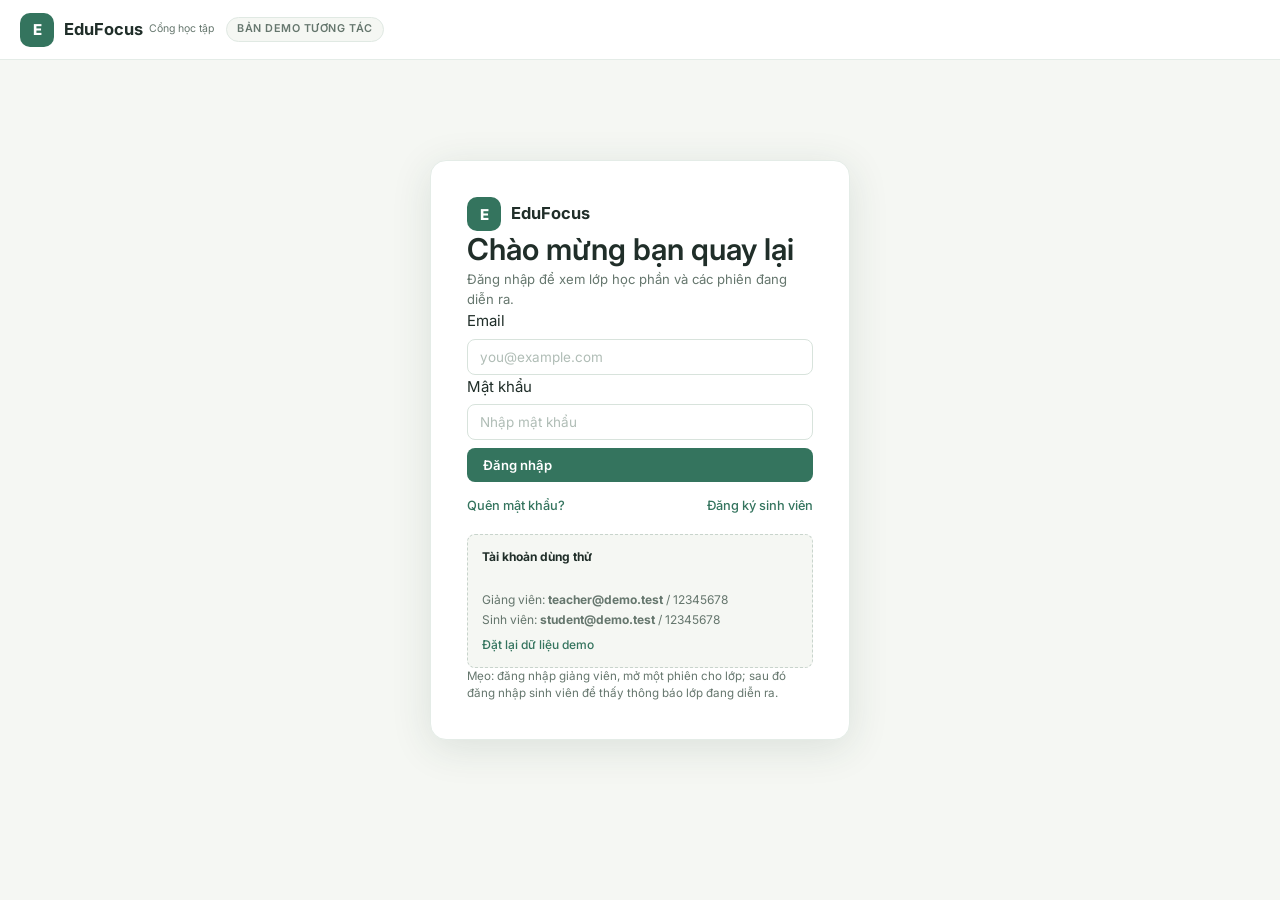
<file: frontend/app/index.html>
<!DOCTYPE html>
<html lang="vi">
<head>
  <meta charset="UTF-8" />
  <meta name="viewport" content="width=device-width, initial-scale=1.0" />
  <title>EduFocus — Quản lý lớp học &amp; phiên học</title>

  <!-- Favicon (inline SVG) -->
  <link rel="icon" href="data:image/svg+xml,<svg xmlns='http://www.w3.org/2000/svg' viewBox='0 0 100 100'><rect width='100' height='100' rx='22' fill='%2334745e'/><text y='72' x='50' text-anchor='middle' font-size='58' font-weight='900' fill='white' font-family='system-ui'>E</text></svg>">

  <!-- Fonts -->
  <link rel="preconnect" href="https://fonts.googleapis.com">
  <link rel="preconnect" href="https://fonts.gstatic.com" crossorigin>
  <link href="https://fonts.googleapis.com/css2?family=Inter:wght@400;500;600;700;800&display=swap" rel="stylesheet">

  <!-- Styles (order matters) -->
  <link rel="stylesheet" href="css/variables.css">
  <link rel="stylesheet" href="css/layout.css">
  <link rel="stylesheet" href="css/components.css">
  <link rel="stylesheet" href="css/pages.css">
  <link rel="stylesheet" href="css/camera.css">
  <link rel="stylesheet" href="css/responsive.css">

  <style>
    /* Fallback font if Google Fonts unavailable */
    body { font-family: Inter, "Segoe UI", system-ui, -apple-system, sans-serif; }

    /* Loading spinner shown before JS loads */
    #app:empty::after {
      content: '';
      display: block;
      width: 36px;
      height: 36px;
      border: 3px solid #e2e9e1;
      border-top-color: #34745e;
      border-radius: 50%;
      animation: spin 0.8s linear infinite;
      margin: 25vh auto;
    }
    @keyframes spin { to { transform: rotate(360deg); } }

    /* Modal styling supplement */
    .modal-backdrop {
      position: fixed;
      inset: 0;
      background: rgba(25, 43, 33, 0.48);
      backdrop-filter: blur(3px);
      display: grid;
      place-items: center;
      z-index: 30;
      padding: 16px;
    }
    .modal-header {
      display: flex;
      justify-content: space-between;
      align-items: flex-start;
      gap: 12px;
      margin-bottom: 10px;
    }
    .modal-title { font-size: 19px; font-weight: 750; }
    .modal-close {
      border: 0;
      background: #f1f5f1;
      color: #52665b;
      border-radius: 9px;
      width: 36px;
      height: 36px;
      font-size: 22px;
      line-height: 1;
      cursor: pointer;
      flex-shrink: 0;
    }
    .modal-body { font-size: 13px; line-height: 1.6; color: var(--muted); margin-bottom: 16px; }
    .modal-footer { display: flex; justify-content: flex-end; gap: 8px; }
  </style>
</head>
<body>
  <div id="app"></div>
  <div id="modal-root"></div>
  <div id="toast-root"></div>

  <script type="module" src="js/main.js"></script>
</body>
</html>
</file>
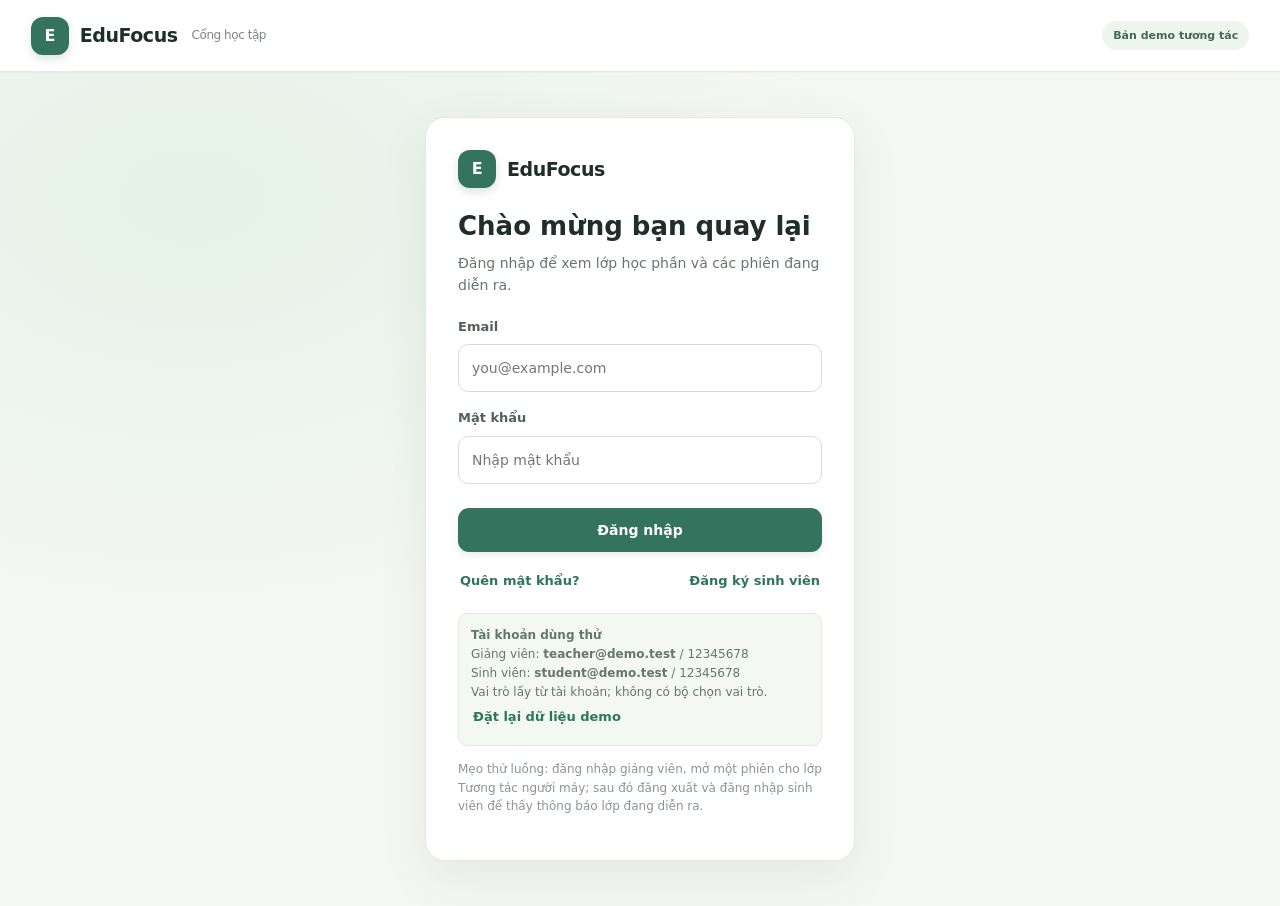
<file: frontend/demo-ui-ux-web-html.html>
<!DOCTYPE html>
<html lang="vi">
<head>
<meta charset="UTF-8" />
<meta name="viewport" content="width=device-width, initial-scale=1.0" />
<title>EduFocus — Quản lý lớp học & phiên học</title>
<style>
:root{--bg:#f6f7f4;--surface:#fff;--surface-soft:#fbfcfa;--ink:#24332f;--muted:#6f7d77;--line:#e4e9e4;--line-strong:#d4ddd5;--primary:#3f725f;--primary-dark:#315d4d;--primary-soft:#eaf2ed;--sage:#dce9df;--blue:#456c91;--blue-soft:#edf3f8;--amber:#a66a24;--amber-soft:#fbf1e4;--red:#ae534b;--red-soft:#faeeeb;--purple:#6d6390;--purple-soft:#f1eff7;--shadow:0 5px 20px rgba(42,65,54,.045);--radius:14px}
*{box-sizing:border-box}body{margin:0;background:var(--bg);font:14px/1.5 Inter,"Segoe UI",system-ui,-apple-system,sans-serif;color:var(--ink)}button,input,select,textarea{font:inherit}button{cursor:pointer}button:disabled{opacity:.45;cursor:not-allowed}.hidden{display:none!important}a{color:var(--primary)}.muted{color:var(--muted)}.tiny{font-size:11px}.small{font-size:12px}.topbar{height:66px;background:#fff;border-bottom:1px solid var(--line);display:flex;align-items:center;justify-content:space-between;padding:0 30px;position:sticky;top:0;z-index:10}.brand{display:flex;align-items:center;gap:10px;font-weight:750;font-size:17px;letter-spacing:-.35px}.brandmark{height:34px;width:34px;border-radius:10px;background:var(--primary);color:#fff;display:grid;place-items:center;font-weight:800}.brand-sub{font-size:11px;color:var(--muted);font-weight:450;margin-left:3px}.top-right{display:flex;align-items:center;gap:12px}.user-chip{display:flex;align-items:center;gap:9px;color:#52625b;font-size:12px}.avatar{height:34px;width:34px;border-radius:50%;background:#e4eee7;color:var(--primary-dark);display:grid;place-items:center;font-weight:750}.role-tag{font-size:10px;padding:5px 9px;border-radius:99px;background:#f1f4f1;color:#63736a;font-weight:700}.layout{display:grid;grid-template-columns:230px minmax(0,1fr);max-width:1560px;margin:auto;min-height:calc(100vh - 66px)}.sidebar{padding:22px 14px;border-right:1px solid var(--line);background:#fbfcfa}.side-label{font-size:10px;color:#9aa69f;font-weight:800;letter-spacing:.9px;padding:12px 12px 7px}.nav{display:flex;align-items:center;gap:10px;width:100%;padding:10px 12px;text-align:left;border-radius:9px;border:0;background:transparent;color:#607068;margin:3px 0;font-size:12px}.nav:hover{background:#f0f4f0}.nav.active{background:var(--primary-soft);color:var(--primary-dark);font-weight:750}.nav-ico{width:18px;text-align:center;font-size:14px}.sidebar-foot{margin:26px 4px 0;padding:12px;border-radius:10px;background:#f0f4f0;color:var(--muted);font-size:10px}.main{padding:28px clamp(18px,3vw,42px) 60px;min-width:0;max-width:1340px;width:100%;margin:0 auto}.page-head{display:flex;justify-content:space-between;align-items:flex-start;gap:20px;margin-bottom:22px}.eyebrow{font-size:10px;text-transform:uppercase;letter-spacing:.8px;color:var(--primary);font-weight:800;margin-bottom:6px}.h1{font-size:25px;line-height:1.25;letter-spacing:-.65px;margin:0 0 6px;font-weight:750}.sub{font-size:12px;color:var(--muted);margin:0;max-width:750px}.btn{display:inline-flex;align-items:center;justify-content:center;gap:7px;border-radius:9px;padding:9px 14px;font-size:12px;font-weight:700;border:1px solid transparent;transition:background .15s,border-color .15s,transform .15s}.btn:hover{transform:translateY(-1px)}.primary{background:var(--primary);color:#fff}.primary:hover{background:var(--primary-dark)}.secondary{background:#fff;border-color:var(--line-strong);color:#44564d}.secondary:hover{background:#f7faf7}.soft{background:var(--primary-soft);color:var(--primary-dark)}.warning-btn{background:var(--amber-soft);color:var(--amber)}.danger{background:var(--red);color:#fff}.ghost{background:transparent;color:var(--primary);padding-left:6px;padding-right:6px}.btn-sm{padding:6px 10px;font-size:11px}.card{background:var(--surface);border:1px solid var(--line);border-radius:var(--radius);box-shadow:var(--shadow)}.pad{padding:18px}.grid{display:grid;gap:14px}.grid-2{grid-template-columns:repeat(2,minmax(0,1fr))}.grid-3{grid-template-columns:repeat(3,minmax(0,1fr))}.grid-4{grid-template-columns:repeat(4,minmax(0,1fr))}.grid-5{grid-template-columns:repeat(5,minmax(0,1fr))}.row{display:flex;align-items:center;gap:10px}.between{justify-content:space-between}.wrap{flex-wrap:wrap}.section-title{font-size:14px;font-weight:750;margin:0}.section-sub{font-size:11px;color:var(--muted);margin:4px 0 0}.metric{padding:15px 16px}.metric .value{font-size:24px;font-weight:780;letter-spacing:-.6px}.metric .label{font-size:11px;color:var(--muted);margin-top:2px}.metric .hint{font-size:10px;color:#9aa69f;margin-top:6px}.stat-dot{width:8px;height:8px;border-radius:50%;display:inline-block;margin-right:5px}.badge{display:inline-flex;align-items:center;gap:5px;border-radius:99px;padding:5px 9px;font-size:10px;font-weight:750;white-space:nowrap}.b-green{background:var(--primary-soft);color:var(--primary-dark)}.b-blue{background:var(--blue-soft);color:var(--blue)}.b-amber{background:var(--amber-soft);color:var(--amber)}.b-red{background:var(--red-soft);color:var(--red)}.b-purple{background:var(--purple-soft);color:var(--purple)}.b-grey{background:#f0f3f0;color:#6d7973}.field{display:flex;flex-direction:column;gap:6px;margin-bottom:13px}.field label{font-size:11px;color:#506158;font-weight:700}.input,.select,.textarea{width:100%;border:1px solid var(--line-strong);border-radius:8px;padding:10px 11px;background:#fff;color:var(--ink);outline:none;font-size:12px}.input:focus,.select:focus,.textarea:focus{border-color:#8ba99a;box-shadow:0 0 0 3px #eaf2ed}.field-hint{font-size:10px;color:#89968f}.form-grid{display:grid;grid-template-columns:1fr 1fr;gap:12px}.notice{border-radius:10px;padding:12px 14px;font-size:11px;display:flex;gap:9px;align-items:flex-start;border:1px solid}.notice.info{background:#f0f5f8;border-color:#e0e9ef;color:#506d80}.notice.good{background:#eff6f0;border-color:#dceade;color:#456b52}.notice.warn{background:#fcf4e9;border-color:#f1e2ca;color:#8b642f}.notice.danger-note{background:#fbefed;border-color:#f1d9d5;color:#9b5149}.mode-icon{height:38px;width:38px;border-radius:11px;display:grid;place-items:center;font-size:17px;background:var(--primary-soft);color:var(--primary-dark)}.course-card{padding:17px;display:flex;flex-direction:column;gap:12px;min-height:176px}.course-top{display:flex;justify-content:space-between;gap:10px;align-items:flex-start}.course-code{font-size:10px;letter-spacing:.5px;color:var(--muted);font-weight:750}.course-name{font-size:15px;font-weight:760;line-height:1.3;margin:4px 0}.course-meta{font-size:11px;color:var(--muted);display:flex;flex-direction:column;gap:3px}.course-actions{display:flex;gap:8px;align-items:center;margin-top:auto;flex-wrap:wrap}.course-strip{height:5px;border-radius:5px;margin:-17px -17px 3px}.live-banner{background:#f0f6f1;border:1px solid #dceade;border-radius:10px;padding:11px 12px;display:flex;align-items:center;justify-content:space-between;gap:12px}.live-banner strong{font-size:11px}.live-banner p{font-size:10px;color:var(--muted);margin:3px 0 0}.table-wrap{overflow:auto}.table{width:100%;border-collapse:collapse;min-width:720px}.table th{text-align:left;font-size:10px;color:#829087;font-weight:750;padding:10px 11px;background:#f8faf7;border-bottom:1px solid var(--line);white-space:nowrap}.table td{padding:11px;border-bottom:1px solid #edf0ec;font-size:11px;vertical-align:middle}.table tr:last-child td{border-bottom:0}.table tbody tr:hover{background:#fafcf9}.link-btn{border:0;background:transparent;color:var(--primary);font-weight:750;font-size:11px;padding:3px 0}.link-btn:hover{text-decoration:underline}.toolbar{display:flex;gap:8px;align-items:center;flex-wrap:wrap}.toolbar .input,.toolbar .select{width:auto;min-width:140px}.filter-tabs{display:flex;gap:5px;flex-wrap:wrap}.filter-tab{border:1px solid transparent;border-radius:99px;padding:7px 11px;background:#f2f5f1;color:#66756b;font-size:10px;font-weight:700}.filter-tab.active{background:var(--primary-soft);color:var(--primary-dark);border-color:#d7e6da}.progress-track{height:10px;border-radius:99px;background:#eef1ed;overflow:hidden;display:flex}.progress-track span{height:100%;display:block}.progress-legend{display:flex;gap:14px;flex-wrap:wrap;font-size:10px;color:var(--muted);margin-top:10px}.student-cell{display:flex;align-items:center;gap:9px}.mini-avatar{height:30px;width:30px;border-radius:50%;background:#edf2ee;color:#587362;display:grid;place-items:center;font-size:10px;font-weight:750;flex:0 0 auto}.student-name{font-weight:700;color:#35453d}.student-id{font-size:9px;color:#8a968f}.status-row{display:flex;justify-content:space-between;align-items:center;padding:10px 0;border-bottom:1px solid var(--line);font-size:11px}.status-row:last-child{border:0}.empty{text-align:center;padding:36px 18px;color:var(--muted)}.empty h3{font-size:14px;color:var(--ink);margin:5px 0}.empty p{font-size:11px;margin:0 0 14px}.auth-wrap{min-height:calc(100vh - 66px);display:grid;place-items:center;padding:25px;background:#f1f4ef}.auth-card{width:min(430px,100%);padding:28px}.auth-card h1{font-size:23px;margin:18px 0 5px}.auth-card .sub{margin-bottom:20px}.demo-box{padding:12px;border-radius:9px;background:#f7f9f6;border:1px solid var(--line);font-size:10px;color:var(--muted);margin-top:16px}.overlay{position:fixed;inset:0;background:#1d2b255c;display:grid;place-items:center;z-index:30;padding:16px}.modal{background:#fff;border-radius:15px;border:1px solid var(--line);padding:22px;width:min(520px,100%);box-shadow:0 24px 80px #14251c30}.modal h3{font-size:17px;margin:0 0 5px}.modal>p{font-size:11px;color:var(--muted);margin:0 0 17px}.modal-actions{display:flex;justify-content:flex-end;gap:8px;margin-top:16px}.toast{position:fixed;bottom:22px;right:22px;z-index:50;padding:12px 16px;border-radius:10px;background:#2f4a3d;color:white;box-shadow:0 10px 35px #1b322650;font-size:11px;max-width:380px}.camera-box{min-height:260px;border-radius:12px;background:#263c34;color:#eff5f0;display:grid;place-items:center;position:relative;overflow:hidden}.camera-box video{width:100%;height:100%;max-height:330px;object-fit:cover}.camera-placeholder{text-align:center;padding:30px;color:#e2ebe4}.camera-placeholder .icon{font-size:34px;margin-bottom:8px}.camera-status{position:absolute;left:12px;bottom:12px;background:#16251eaa;color:#fff;border-radius:99px;padding:5px 9px;font-size:10px}.session-clock{font-size:20px;font-weight:800;letter-spacing:-.5px}.list-stack{display:flex;flex-direction:column;gap:8px}.list-item{padding:10px 0;border-bottom:1px solid var(--line);display:flex;justify-content:space-between;gap:10px;align-items:center}.list-item:last-child{border-bottom:0}.split{display:grid;grid-template-columns:minmax(0,1.4fr) minmax(280px,.8fr);gap:14px}.chart-bars{height:150px;display:flex;align-items:flex-end;gap:18px;padding:10px 4px 0;border-bottom:1px solid var(--line)}.chart-bar-wrap{flex:1;display:flex;flex-direction:column;align-items:center;justify-content:flex-end;height:100%;gap:5px}.chart-bar{width:min(36px,60%);border-radius:6px 6px 0 0;min-height:4px}.footer-note{font-size:10px;color:#89968f;margin-top:14px}.divider{height:1px;background:var(--line);margin:13px 0}.breadcrumb{font-size:10px;color:#849187;margin-bottom:12px}.breadcrumb button{font-size:10px}.signal-timeline{border-left:2px solid #e5ebe5;padding-left:14px;margin:6px 0 0 6px}.signal-timeline article{position:relative;padding:0 0 15px}.signal-timeline article:before{content:"";position:absolute;width:8px;height:8px;border-radius:50%;background:#8da995;left:-19px;top:4px;border:2px solid #fff;box-shadow:0 0 0 1px #cad8cd}.signal-timeline h4{font-size:11px;margin:0 0 3px}.signal-timeline p{font-size:10px;color:var(--muted);margin:0}.notice-count{display:inline-grid;place-items:center;min-width:19px;height:19px;padding:0 5px;background:#e6eee8;color:var(--primary-dark);border-radius:99px;font-size:10px;font-weight:800}.roster-toolbar{display:flex;gap:9px;align-items:center;justify-content:space-between;flex-wrap:wrap;margin:14px 0}.roster-toolbar .input{max-width:260px}.auth-links{display:flex;justify-content:space-between;margin-top:14px}.session-type{display:flex;gap:10px}.session-choice{flex:1;border:1px solid var(--line-strong);padding:13px;border-radius:10px;text-align:left;background:#fff}.session-choice.selected{border-color:var(--primary);background:#f1f6f2}.session-choice strong{display:block;font-size:12px;margin:4px 0}.session-choice span{display:block;color:var(--muted);font-size:10px}.top-summary{display:flex;gap:16px;align-items:center;flex-wrap:wrap}.student-course-card{padding:15px;display:flex;align-items:center;gap:12px}.student-course-card .course-info{min-width:0;flex:1}.student-course-card .course-name{font-size:13px}.student-course-card .course-meta{font-size:10px}.week-label{font-size:10px;color:#8a968f}.hint-link{font-size:10px;color:var(--primary);font-weight:700}.status-chip{font-size:10px;font-weight:700;padding:4px 8px;border-radius:99px}.status-stable{background:var(--primary-soft);color:var(--primary-dark)}.status-attention{background:var(--amber-soft);color:#8a5a20}.status-technical{background:var(--red-soft);color:#a44d45}.status-absent{background:#f1f3f0;color:#78847c}
@media(max-width:1050px){.grid-4,.grid-5{grid-template-columns:repeat(2,minmax(0,1fr))}.grid-3{grid-template-columns:repeat(2,minmax(0,1fr))}.split{grid-template-columns:1fr}}
@media(max-width:720px){.topbar{padding:0 14px}.brand-sub{display:none}.layout{grid-template-columns:1fr}.sidebar{display:flex;gap:4px;overflow:auto;padding:8px;border-right:0;border-bottom:1px solid var(--line)}.side-label,.sidebar-foot{display:none}.nav{white-space:nowrap;width:auto;flex:0 0 auto;padding:8px 10px}.main{padding:20px 14px 40px}.page-head{flex-direction:column}.grid-2,.grid-3,.grid-4,.grid-5{grid-template-columns:1fr}.form-grid{grid-template-columns:1fr}.top-right .user-chip span{display:none}.h1{font-size:22px}.session-type{flex-direction:column}.course-card{min-height:unset}}

/* =========================================================
   EduFocus · UI/UX refinement layer
   ========================================================= */
:root{
  --bg:#f4f6f3;
  --surface:#ffffff;
  --surface-soft:#f9fbf9;
  --ink:#20342c;
  --muted:#62736a;
  --line:#e1e8e2;
  --line-strong:#cbd8ce;
  --primary:#3f7661;
  --primary-dark:#2f604d;
  --primary-soft:#e8f1eb;
  --shadow:0 8px 24px rgba(32,52,44,.055);
  --radius:16px;
}

html{scroll-behavior:smooth;scroll-padding-top:88px}
body{font-size:15px;line-height:1.58;background:var(--bg);-webkit-font-smoothing:antialiased;text-rendering:optimizeLegibility}
button,input,select,textarea{font-size:14px}
button{transition:background-color .18s ease,border-color .18s ease,color .18s ease,box-shadow .18s ease,transform .18s ease}

/* Header */
.topbar{height:72px;padding:0 clamp(18px,2.4vw,38px);box-shadow:0 1px 0 rgba(25,45,35,.02)}
.brand{font-size:19px;gap:11px}
.brandmark{width:38px;height:38px;border-radius:11px;font-size:16px}
.brand-sub{font-size:12px}
.top-right{gap:14px}
.user-chip{font-size:13px}
.avatar{width:38px;height:38px}
.role-tag{font-size:11px;padding:6px 11px}

/* Full-bleed application shell: sidebar starts at viewport edge */
.layout{grid-template-columns:264px minmax(0,1fr);max-width:none;width:100%;margin:0;min-height:calc(100vh - 72px)}
.sidebar{position:sticky;top:72px;align-self:start;height:calc(100vh - 72px);min-height:540px;overflow-y:auto;padding:26px 17px 24px;background:#fbfcfa;border-right:1px solid var(--line)}
.side-label{font-size:11px;color:#77877e;letter-spacing:1px;padding:13px 13px 9px}
.nav{position:relative;gap:12px;padding:12px 13px;margin:4px 0;border-radius:10px;font-size:14px;line-height:1.4;color:#52645a}
.nav:hover{background:#f0f5f1;color:var(--ink)}
.nav.active{background:var(--primary-soft);color:var(--primary-dark);font-weight:750}
.nav.active:before{content:"";position:absolute;left:0;top:8px;bottom:8px;width:3px;border-radius:0 4px 4px 0;background:var(--primary)}
.nav-ico{width:20px;font-size:16px}
.sidebar-foot{margin:30px 4px 0;padding:14px;border:1px solid #e5ece6;border-radius:12px;background:#f3f7f3;font-size:12px;line-height:1.55}
.main{width:100%;max-width:1680px;margin:0 auto;padding:34px clamp(24px,3.25vw,58px) 72px;min-width:0}

/* Page hierarchy */
.page-head{align-items:center;margin-bottom:26px;gap:24px}
.eyebrow{font-size:11px;letter-spacing:1px;margin-bottom:8px}
.h1{font-size:clamp(28px,2vw,32px);line-height:1.2;letter-spacing:-.8px;margin-bottom:8px}
.sub{font-size:14px;line-height:1.6;max-width:850px}
.section-title{font-size:17px;line-height:1.35;letter-spacing:-.15px}
.section-sub{font-size:13px;line-height:1.5;margin-top:5px}

/* Buttons and interactive states */
.btn{min-height:40px;padding:10px 16px;border-radius:10px;font-size:14px;font-weight:700}
.btn-sm{min-height:34px;padding:7px 12px;font-size:12px}
.btn:hover{transform:translateY(-1px);box-shadow:0 4px 12px rgba(31,65,48,.09)}
.btn:active{transform:translateY(0)}
.btn:focus-visible,.nav:focus-visible,.link-btn:focus-visible,.filter-tab:focus-visible,input:focus-visible,select:focus-visible,textarea:focus-visible{outline:3px solid rgba(63,118,97,.23);outline-offset:2px}
.link-btn{font-size:13px;padding:5px 2px}

/* Cards, spacing and summary metrics */
.card{border-radius:16px;box-shadow:var(--shadow);border-color:var(--line);transition:border-color .18s ease,box-shadow .18s ease,transform .18s ease}
.pad{padding:22px}
.grid{gap:18px}
.metric{padding:20px 21px;min-height:112px}
.metric .value{font-size:30px;line-height:1.15;letter-spacing:-.8px}
.metric .label{font-size:14px;line-height:1.4;margin-top:5px;color:#596c61}
.metric .hint{font-size:12px;line-height:1.45;margin-top:8px;color:#7c8a81}
.badge{font-size:12px;padding:6px 11px;letter-spacing:.05px}
.tiny{font-size:12px;line-height:1.45}
.small{font-size:13px;line-height:1.5}
.muted{color:var(--muted)}

/* Course cards */
.course-card{padding:20px;gap:14px;min-height:204px}
.course-strip{height:5px;margin:-20px -20px 5px}
.course-code{font-size:12px;letter-spacing:.45px}
.course-name{font-size:17px;line-height:1.35;margin:5px 0}
.course-meta{font-size:13px;line-height:1.5;gap:4px}
.course-actions{gap:9px}
.course-card:hover{border-color:#cfddd2;box-shadow:0 12px 28px rgba(32,52,44,.085);transform:translateY(-2px)}
.live-banner{padding:14px 15px;border-radius:12px;gap:16px}
.live-banner strong{font-size:13px;line-height:1.4}
.live-banner p{font-size:12px;line-height:1.5;margin-top:4px}
.notice{padding:13px 15px;border-radius:11px;font-size:13px;line-height:1.55}

/* Forms */
.field{gap:7px;margin-bottom:16px}
.field label{font-size:13px}
.input,.select,.textarea{padding:12px 13px;border-radius:10px;font-size:14px;min-height:44px}
.field-hint{font-size:12px;line-height:1.5;color:#718078}
.filter-tab{padding:8px 13px;font-size:12px}

/* Tables and roster data */
.table{min-width:780px}
.table th{font-size:12px;padding:13px 14px;color:#64766b}
.table td{font-size:13px;padding:14px;line-height:1.45}
.student-cell{gap:11px}
.mini-avatar{height:34px;width:34px;font-size:11px}
.student-name{font-size:13px}
.student-id{font-size:11px;line-height:1.4}
.status-row{font-size:13px;padding:12px 0;gap:12px}
.status-chip{font-size:11px;padding:5px 9px}
.progress-track{height:11px}
.progress-legend{font-size:12px;gap:16px}
.roster-toolbar{margin:18px 0 14px;gap:12px}
.roster-toolbar .input{max-width:320px}

/* Secondary panels, dialogs and feedback */
.empty{padding:44px 20px}
.empty h3{font-size:16px}
.empty p{font-size:13px;line-height:1.5}
.footer-note{font-size:12px;line-height:1.55}
.modal{padding:26px;border-radius:17px}
.modal h3{font-size:19px}
.modal>p{font-size:13px;line-height:1.55}
.toast{font-size:13px;line-height:1.45;padding:14px 18px;border-radius:12px}
.auth-card{padding:32px}
.auth-card h1{font-size:26px}
.demo-box{font-size:12px;line-height:1.6}

/* Subtle, consistent scrolling */
*{scrollbar-width:thin;scrollbar-color:#cbd8ce transparent}
*::-webkit-scrollbar{width:9px;height:9px}
*::-webkit-scrollbar-thumb{background:#cbd8ce;border:2px solid transparent;background-clip:padding-box;border-radius:99px}
*::-webkit-scrollbar-thumb:hover{background:#aebfb2;border:2px solid transparent;background-clip:padding-box}

@media(max-width:1100px){
  .layout{grid-template-columns:238px minmax(0,1fr)}
  .sidebar{padding-left:13px;padding-right:13px}
  .main{padding-left:26px;padding-right:26px}
  .grid-4,.grid-5{grid-template-columns:repeat(2,minmax(0,1fr))}
}
@media(max-width:820px){
  .layout{grid-template-columns:210px minmax(0,1fr)}
  .sidebar{padding:20px 10px}
  .main{padding:26px 20px 56px}
  .page-head{align-items:flex-start}
  .grid-2{grid-template-columns:1fr}
}
@media(max-width:720px){
  .topbar{height:64px;padding:0 14px}
  .brand{font-size:17px;gap:8px}
  .brandmark{height:34px;width:34px}
  .top-right{gap:8px}
  .top-right .role-tag{display:none}
  .top-right .user-chip span{display:none}
  .avatar{height:32px;width:32px}
  .layout{grid-template-columns:1fr;min-height:calc(100vh - 64px)}
  .sidebar{position:static;height:auto;min-height:0;display:flex;gap:5px;overflow-x:auto;overflow-y:hidden;padding:9px 12px;border-right:0;border-bottom:1px solid var(--line)}
  .side-label,.sidebar-foot{display:none}
  .nav{white-space:nowrap;width:auto;flex:0 0 auto;padding:9px 12px;margin:0;font-size:13px}
  .nav.active:before{left:8px;right:8px;top:auto;bottom:0;width:auto;height:3px;border-radius:4px 4px 0 0}
  .main{padding:24px 16px 44px}
  .page-head{flex-direction:column;gap:14px;margin-bottom:22px}
  .h1{font-size:26px}
  .sub{font-size:13px}
  .grid-2,.grid-3,.grid-4,.grid-5{grid-template-columns:1fr}
  .form-grid{grid-template-columns:1fr}
  .session-type{flex-direction:column}
  .course-card{min-height:unset}
  .metric{min-height:unset}
  .pad{padding:18px}
  .toolbar{width:100%}
  .toolbar .input,.toolbar .select{min-width:0;flex:1}
}
@media(max-width:420px){
  .main{padding-left:13px;padding-right:13px}
  .brand-sub{display:none}
  .btn{padding:9px 12px;font-size:13px}
  .course-top{flex-direction:column}
  .live-banner{align-items:flex-start;flex-direction:column}
  .live-banner .btn{width:100%}
  .modal{padding:20px}
  .modal-actions{flex-direction:column-reverse}
  .modal-actions .btn{width:100%}
}
@media(prefers-reduced-motion:reduce){
  html{scroll-behavior:auto}
  *,*::before,*::after{animation-duration:.01ms!important;animation-iteration-count:1!important;transition-duration:.01ms!important;scroll-behavior:auto!important}
}



/* =========================================================
   EduFocus · Modern EdTech visual system
   Product-led, warm, confident; keeps all existing workflows.
   ========================================================= */
:root{
  --bg:#f5f7f3;
  --surface:#ffffff;
  --surface-soft:#f8faf6;
  --ink:#202e29;
  --muted:#65766d;
  --line:#e2e9e1;
  --line-strong:#cbd8ce;
  --primary:#34745e;
  --primary-dark:#245744;
  --primary-soft:#e7f3eb;
  --sage:#dcefe2;
  --blue:#456fc0;
  --blue-soft:#edf3ff;
  --amber:#99631e;
  --amber-soft:#fff4df;
  --red:#b34e49;
  --red-soft:#fff0ed;
  --purple:#7662ae;
  --purple-soft:#f2efff;
  --shadow:0 4px 16px rgba(37,65,48,.045);
  --radius:16px;
}
body{background:var(--bg);color:var(--ink);font-family:Inter,"Segoe UI",system-ui,-apple-system,sans-serif}
.topbar{background:rgba(255,255,255,.96);backdrop-filter:blur(12px);border-bottom-color:#e4ebe4;box-shadow:0 1px 0 rgba(35,66,49,.025)}
.brand{letter-spacing:-.45px}
.brandmark{background:var(--primary);box-shadow:0 4px 9px rgba(52,116,94,.18);border-radius:12px}
.brand-sub{color:#7b8980}
.role-tag{background:#eef5ef;color:#3f6b55}
.avatar{background:#e6f2e9;color:#2f694f}
.layout{background:var(--bg)}
.sidebar{background:#f9fbf8;border-right:1px solid #e1e9e1}
.side-label{color:#84948a;letter-spacing:.9px}
.nav{color:#52665b;border-radius:11px;min-height:42px;transition:background .16s ease,color .16s ease,transform .16s ease}
.nav:hover{background:#edf4ed;transform:translateX(2px)}
.nav.active{background:#e5f2e9;color:#245744;box-shadow:inset 0 0 0 1px #d8e9dc}
.nav.active:before{background:#34745e;width:3px}
.nav-ico{display:inline-flex;align-items:center;justify-content:center;flex:0 0 20px;color:currentColor}
.nav-ico svg{width:18px;height:18px;stroke:currentColor;stroke-width:1.8;fill:none;stroke-linecap:round;stroke-linejoin:round}
.sidebar-foot{background:#edf5ee;border-color:#e0ebe1;color:#65786c}
.main{max-width:none;padding-top:32px}
.page-head{margin-bottom:28px}
.eyebrow{color:#34745e;letter-spacing:1.1px}
.h1{color:#1e3028;letter-spacing:-.9px}
.sub{color:#64766b}
.section-title{color:#24382e;letter-spacing:-.25px}
.card{border-color:#e1e9e1;box-shadow:0 3px 14px rgba(32,60,43,.035);border-radius:16px}
.card:hover{border-color:#d6e4d8}
.metric{position:relative;overflow:hidden;background:linear-gradient(145deg,#fff 0%,#fcfefb 100%);border-radius:16px}
.metric:after{content:"";position:absolute;right:-22px;top:-28px;width:82px;height:82px;border-radius:50%;background:#eaf5ec;opacity:.65;pointer-events:none}
.metric .value{position:relative;z-index:1;color:#245744;font-size:32px}
.metric .label{position:relative;z-index:1;color:#455b4e;font-weight:600}
.metric .hint{position:relative;z-index:1;color:#819087}
.course-card{position:relative;overflow:hidden;border-radius:17px;background:#fff;gap:15px}
.course-strip{height:4px;border-radius:0;margin-top:-20px;opacity:.95}
.course-top{gap:14px}
.course-code{color:#78887d;font-size:11px;letter-spacing:.65px}
.course-name{color:#23372c;font-size:18px;letter-spacing:-.25px}
.course-meta{color:#6a7b70}
.course-actions{padding-top:2px}
.live-banner{background:#eef7ef;border-color:#dcebdd;border-radius:13px}
.live-banner strong{color:#245744}
.notice.info{background:#f0f6fb;border-color:#e0eaf3;color:#4e6a80}
.notice.good{background:#edf8ef;border-color:#d7eadb;color:#376a49}
.notice.warn{background:#fff6e8;border-color:#f4e4c6;color:#855c22}
.btn{border-radius:11px;min-height:42px;box-shadow:none}
.btn.primary{background:#34745e;color:#fff;box-shadow:0 3px 7px rgba(52,116,94,.13)}
.btn.primary:hover{background:#285f4b;box-shadow:0 5px 12px rgba(52,116,94,.2)}
.btn.secondary{background:#fff;border-color:#d6e1d7;color:#365344}
.btn.secondary:hover{background:#f4f8f3;border-color:#b9cfbd}
.btn.soft{background:#e7f3eb;color:#285d47}
.btn.soft:hover{background:#d9ecdf}
.link-btn{color:#2f755b}
.link-btn:hover{color:#204f3e}
.badge{letter-spacing:.1px}
.b-green{background:#e5f4e9;color:#286346}
.b-blue{background:#eaf1ff;color:#3d5fa5}
.b-amber{background:#fff1d7;color:#87581b}
.b-red{background:#ffebe8;color:#a4413b}
.b-purple{background:#f0edff;color:#6752a1}
.b-grey{background:#f0f3ef;color:#64736a}
.table th{background:#f5f8f4;color:#6c7e71}
.table td{border-bottom-color:#edf1eb}
.table tbody tr:hover{background:#f7fbf6}
.status-row{border-bottom-color:#edf1eb}
.input,.select,.textarea{border-color:#d4e0d6;background:#fff}
.input:focus,.select:focus,.textarea:focus{border-color:#75a98b;box-shadow:0 0 0 3px rgba(91,159,116,.15)}
.filter-tab{background:#f0f4ef;color:#5f7165}
.filter-tab.active{background:#e3f2e7;color:#285e46;border-color:#cfe5d4}
.progress-track{background:#edf2ec}
.mini-avatar{background:#e7f2e9;color:#32684c}
.auth-wrap{background:radial-gradient(ellipse at 15% 15%,#e5f2e8 0,transparent 42%),#f5f7f3}
.auth-card{border-radius:20px;box-shadow:0 16px 50px rgba(35,65,47,.08)}
.demo-box{background:#f4f8f3;border-color:#e2ebe0}
.modal{border-radius:19px;box-shadow:0 24px 80px rgba(25,47,34,.22)}
.overlay{background:rgba(25,43,33,.48);backdrop-filter:blur(3px)}
.toast{background:#245744;box-shadow:0 12px 34px rgba(24,61,43,.22)}
.camera-box{background:#e9efeb;border-color:#d9e4dc;border-radius:16px}
.camera-placeholder .icon{color:#34745e}
.status-stable{background:#e5f4e9;color:#286346}
.status-attention{background:#fff1d7;color:#87581b}
.status-technical{background:#ffebe8;color:#a4413b}
.status-absent{background:#f0f3ef;color:#64736a}
::selection{background:#cfe8d6;color:#1e4c36}
@media(hover:hover){.card.course-card:hover{transform:translateY(-2px);box-shadow:0 12px 28px rgba(37,72,49,.09)}}
@media(max-width:820px){.main{padding-top:25px}.metric:after{width:60px;height:60px;right:-18px;top:-20px}}
@media(max-width:720px){.sidebar{background:#f9fbf8}.nav.active{box-shadow:inset 0 0 0 1px #d8e9dc}.nav:hover{transform:none}.main{padding-top:22px}.metric{padding:18px}.course-name{font-size:17px}}
@media(prefers-reduced-motion:reduce){.nav:hover,.card.course-card:hover{transform:none}}



/* =========================================================
   Class camera wall · Snapshot review · Student live preview
   Demo-only visual layer: no remote student video is loaded.
   ========================================================= */
.section-heading-row{display:flex;align-items:flex-start;justify-content:space-between;gap:18px;margin-bottom:18px}
.camera-wall-section{margin-bottom:18px;background:linear-gradient(145deg,#fff 0%,#fbfdfb 100%)}
.camera-wall-summary{display:flex;flex-direction:column;align-items:flex-end;gap:2px;padding:10px 14px;border-radius:13px;background:#edf5ef;color:#285943;min-width:145px}
.camera-wall-summary strong{font-size:21px;line-height:1.2;letter-spacing:-.5px}
.camera-wall-summary span{font-size:11px;color:#607568}
.camera-wall-toolbar{display:flex;align-items:center;justify-content:space-between;gap:12px;flex-wrap:wrap;padding:11px 0 15px;border-top:1px solid var(--line);border-bottom:1px solid var(--line);margin-bottom:16px}
.camera-legend{display:flex;gap:16px;flex-wrap:wrap;font-size:12px;color:var(--muted)}
.camera-legend span{display:inline-flex;align-items:center;gap:6px}
.legend-dot,.camera-connection i{width:8px;height:8px;border-radius:50%;display:inline-block;background:#91a097}
.legend-dot.connected,.camera-connection.is-connected i{background:#4e9c70}
.legend-dot.warning{background:#d99a42}.legend-dot.offline{background:#aab3ad}
.demo-disclosure{font-size:11px;color:#71847a;background:#f2f6f2;border:1px solid #e2ebe3;border-radius:8px;padding:6px 9px}
.block-disclosure{display:block;line-height:1.5;margin-top:12px}
.camera-wall-grid{display:grid;grid-template-columns:repeat(4,minmax(0,1fr));gap:13px}
.camera-tile{min-width:0;border:1px solid var(--line);border-radius:13px;overflow:hidden;background:#fff;transition:transform .18s ease,box-shadow .18s ease,border-color .18s ease}
.camera-tile:hover{transform:translateY(-2px);box-shadow:0 10px 24px rgba(33,66,48,.09);border-color:#cfddd2}
.camera-tile.needs-review{border-color:#ead4ac}
.camera-tile-preview{display:block;width:100%;padding:0;border:0;background:none;text-align:inherit}
.camera-tile-info{display:flex;align-items:center;justify-content:space-between;gap:8px;padding:10px 11px 5px}
.camera-tile-person{display:flex;flex-direction:column;min-width:0;gap:2px}
.camera-tile-person strong{font-size:12px;overflow:hidden;text-overflow:ellipsis;white-space:nowrap;color:var(--ink)}
.camera-tile-person small{font-size:10px;color:var(--muted)}
.camera-tile-info .status-chip{flex:0 0 auto;font-size:9px;padding:4px 7px}
.camera-tile-foot{display:flex;align-items:center;justify-content:space-between;padding:0 11px 9px;gap:8px}
.camera-connection{font-size:10px;color:#829087;display:inline-flex;align-items:center;gap:5px}
.camera-connection i{width:6px;height:6px}
.camera-tile-foot .link-btn{font-size:11px}
.mock-frame{position:relative;width:100%;aspect-ratio:16/10;overflow:hidden;background:linear-gradient(135deg,#dce9df,#b8d0c0);color:#fff;isolation:isolate}
.mock-frame.scene-1{background:linear-gradient(135deg,#e6e8d8,#c4d6c7)}
.mock-frame.scene-2{background:linear-gradient(135deg,#dce5ed,#b7c9d8)}
.mock-frame.scene-3{background:linear-gradient(135deg,#eadfd5,#d5c4b6)}
.mock-frame:after{content:"";position:absolute;inset:0;background:linear-gradient(180deg,rgba(20,35,29,.12),transparent 36%,transparent 66%,rgba(20,35,29,.3));z-index:2;pointer-events:none}
.mock-frame-top,.mock-frame-bottom{position:absolute;left:9px;right:9px;display:flex;justify-content:space-between;align-items:center;z-index:4;gap:8px}
.mock-frame-top{top:8px}.mock-frame-bottom{bottom:8px;font-size:10px;text-shadow:0 1px 4px #1a3328}
.mock-camera-chip{font-size:8px;letter-spacing:.65px;font-weight:800;padding:4px 6px;border-radius:5px;background:#1c362bcc;color:white}
.mock-frame-time{font-size:9px;font-weight:800;color:#fff;text-shadow:0 1px 4px #1c3028}
.mock-scene{position:absolute;inset:0;overflow:hidden}
.mock-window{position:absolute;top:15%;left:9%;width:27%;height:42%;border-radius:5px;background:linear-gradient(145deg,rgba(255,255,255,.56),rgba(255,255,255,.08));border:5px solid rgba(255,255,255,.2);box-shadow:0 2px 12px rgba(44,71,53,.08)}
.mock-person{position:absolute;left:50%;bottom:13%;transform:translateX(-50%);width:43%;height:76%;display:flex;flex-direction:column;align-items:center;justify-content:flex-end}
.person-head{width:41%;aspect-ratio:1;border-radius:50%;background:linear-gradient(145deg,#f1cdb2,#c48f76);display:grid;place-items:center;box-shadow:0 3px 9px rgba(42,50,42,.13);z-index:1}
.person-head span{font-size:10px;font-weight:800;color:#795b4c;background:rgba(255,255,255,.25);border-radius:50%;width:100%;height:100%;display:grid;place-items:center}
.person-body{width:100%;height:48%;margin-top:-2px;border-radius:48% 48% 9px 9px;background:linear-gradient(115deg,#547e6a,#315b4b);box-shadow:0 6px 14px rgba(35,64,47,.14)}
.scene-1 .person-body{background:linear-gradient(115deg,#8797c2,#596a98)}.scene-2 .person-body{background:linear-gradient(115deg,#bd926d,#8f624a)}.scene-3 .person-body{background:linear-gradient(115deg,#7f9d9d,#547475)}
.mock-desk{position:absolute;bottom:0;left:0;right:0;height:13%;background:rgba(69,85,69,.23);border-top:2px solid rgba(255,255,255,.2)}
.mock-scan-box{position:absolute;left:35%;top:18%;width:30%;height:49%;border:1px solid rgba(255,255,255,.68);border-radius:6px;opacity:.75}
.mock-frame-watermark{position:absolute;right:8px;top:32px;z-index:4;font-size:7px;letter-spacing:.8px;color:rgba(255,255,255,.72)}
.mock-frame.is-snapshot .mock-camera-chip{background:#9b672c}.mock-frame.is-snapshot .mock-frame-time{background:#a86d2d;padding:3px 5px;border-radius:4px}
.mock-frame.is-snapshot .mock-scan-box{border:2px solid rgba(240,178,82,.95);box-shadow:0 0 0 999px rgba(38,45,32,.05)}
.mock-offline{position:absolute;inset:0;display:flex;align-items:center;justify-content:center;flex-direction:column;gap:5px;color:#66776d;background:repeating-linear-gradient(135deg,#e7ece8,#e7ece8 10px,#e1e8e2 10px,#e1e8e2 20px);z-index:1}
.mock-offline-icon{font-size:24px;color:#839188}.mock-offline strong{font-size:12px}.mock-offline small{font-size:9px}
.mock-frame.is-offline:after{display:none}.mock-frame.is-offline .mock-frame-watermark{color:#8b9890}.mock-frame.is-offline .mock-frame-top{color:#718078}.mock-frame.is-offline .mock-camera-chip{background:#7c8981}
.camera-wall-actions{display:flex;justify-content:space-between;align-items:center;gap:12px;margin-top:16px;padding-top:14px;border-top:1px solid var(--line)}
.evidence-section{margin-bottom:18px}
.snapshot-grid{display:grid;grid-template-columns:repeat(3,minmax(0,1fr));gap:14px}
.snapshot-card{min-width:0;border:1px solid var(--line);border-radius:13px;overflow:hidden;background:#fff}
.snapshot-preview{display:block;position:relative;width:100%;padding:0;border:0;background:#e5ece6;text-align:left}
.snapshot-preview .mock-frame{aspect-ratio:16/9}
.snapshot-open{position:absolute;right:10px;bottom:10px;z-index:5;padding:6px 9px;border-radius:7px;background:#18362bd9;color:#fff;font-size:10px;font-weight:700;opacity:0;transform:translateY(3px);transition:opacity .18s ease,transform .18s ease}
.snapshot-preview:hover .snapshot-open,.snapshot-preview:focus-visible .snapshot-open{opacity:1;transform:translateY(0)}
.snapshot-content{padding:11px 12px 13px}
.snapshot-content strong{font-size:12px;color:var(--ink)}
.snapshot-content p{font-size:11px;color:var(--muted);margin:5px 0 3px}
.snapshot-content small{font-size:10px;color:#859188;line-height:1.45;display:block}
.evidence-footnote{font-size:11px;line-height:1.5;color:#7d8b82;margin:13px 0 0}
.evidence-empty{padding:26px 16px}
.student-live-monitor{margin-bottom:18px}
.student-monitor-layout{display:grid;grid-template-columns:minmax(0,1.45fr) minmax(260px,.75fr);gap:18px;align-items:stretch}
.student-live-frame{min-height:300px;aspect-ratio:16/9;position:relative;overflow:hidden;border-radius:13px;background:#dce9df;border:1px solid var(--line)}
.student-live-frame .mock-frame{height:100%;aspect-ratio:auto}
.student-live-frame.feed-paused{display:grid;place-items:center;background:#e9eeea}
.feed-paused-state{display:flex;flex-direction:column;gap:5px;align-items:center;text-align:center;color:#62736a}.feed-paused-state strong{font-size:15px}.feed-paused-state span{font-size:12px}
.student-monitor-meta{padding:4px 0;display:flex;flex-direction:column;justify-content:center}
.monitor-person{display:flex;align-items:center;gap:10px;margin-bottom:12px}
.monitor-person .mini-avatar{width:42px;height:42px;font-size:13px}
.monitor-person div:last-child{display:flex;flex-direction:column;gap:2px}
.monitor-person strong{font-size:14px}.monitor-person small{font-size:11px;color:var(--muted)}
.student-detail-lower{display:grid;grid-template-columns:minmax(0,1.15fr) minmax(300px,.85fr);gap:18px;align-items:start}
.student-snapshot-grid{grid-template-columns:repeat(2,minmax(0,1fr))}
.modal-evidence{width:min(760px,100%);max-height:92vh;overflow:auto}
.modal-evidence-head{display:flex;justify-content:space-between;align-items:flex-start;gap:14px;margin-bottom:15px}
.modal-evidence-head h3{font-size:19px;margin:3px 0 4px}.modal-evidence-head p{font-size:12px;color:var(--muted);margin:0}
.icon-close{border:0;background:#f1f5f1;color:#52665b;border-radius:9px;width:36px;height:36px;font-size:22px;line-height:1}
.snapshot-modal-frame{border-radius:13px;overflow:hidden;border:1px solid var(--line);background:#e5ece6}
.snapshot-modal-frame .mock-frame{aspect-ratio:16/9}
@media(max-width:1180px){.camera-wall-grid{grid-template-columns:repeat(3,minmax(0,1fr))}.student-monitor-layout{grid-template-columns:1fr}.student-live-frame{min-height:260px}.student-monitor-meta{display:grid;grid-template-columns:repeat(2,minmax(0,1fr));gap:0 16px}.student-monitor-meta .monitor-person,.student-monitor-meta .demo-disclosure,.student-monitor-meta .btn{grid-column:1/-1}}
@media(max-width:820px){.camera-wall-grid{grid-template-columns:repeat(2,minmax(0,1fr))}.snapshot-grid{grid-template-columns:repeat(2,minmax(0,1fr))}.student-detail-lower{grid-template-columns:1fr}.section-heading-row{align-items:flex-start}.camera-wall-summary{min-width:120px}}
@media(max-width:560px){.camera-wall-grid,.snapshot-grid,.student-snapshot-grid{grid-template-columns:1fr}.camera-wall-summary{align-items:flex-start}.camera-wall-toolbar{align-items:flex-start;flex-direction:column}.camera-wall-actions{align-items:flex-start;flex-direction:column}.student-monitor-meta{display:flex}.student-live-frame{min-height:210px}.section-heading-row{flex-direction:column}.modal-evidence{padding:17px}}
@media(max-width:720px){
 .split{grid-template-columns:minmax(0,1fr)!important;min-width:0}
 .split>.card,.roster-toolbar,.roster-toolbar>*{min-width:0}
 .roster-toolbar .input{flex:1 1 100%;max-width:100%;width:100%}
 .roster-toolbar .filter-tabs{width:100%;min-width:0;flex:1 1 100%;gap:6px}
 .filter-tabs .filter-tab{flex:0 1 auto}
 .main,.layout{max-width:100vw;min-width:0}
}
@media(prefers-reduced-motion:reduce){.camera-tile,.snapshot-open{transition:none}.camera-tile:hover{transform:none}}
</style>
</head>
<body>
<div id="app"></div><div id="modal-root"></div><div id="toast-root"></div>
<script>
(()=>{
'use strict';
const app=document.getElementById('app'),modalRoot=document.getElementById('modal-root'),toastRoot=document.getElementById('toast-root');
const KEY='edufocus-class-prototype-v2';
const DEMO_PASSWORD='12345678';
const names=['Nguyễn Minh An','Trần Thu Hà','Lê Quốc Bảo','Phạm Ngọc Linh','Hoàng Đức Anh','Vũ Khánh Vy','Đặng Minh Quân','Bùi Phương Thảo','Đỗ Hải Nam','Ngô Mai Anh','Phan Gia Huy','Dương Hoàng Yến','Hồ Nhật Minh','Võ Thanh Tâm','Lý Bảo Ngọc','Mai Tuấn Kiệt','Đinh Hà My','Cao Minh Đức','Tạ Quỳnh Anh','Trương Gia Bảo','Nguyễn Anh Thư','Trần Đức Mạnh','Lê Hoài Phương','Phạm Thành Đạt','Hoàng Ngọc Mai','Vũ Anh Khoa','Đặng Thu Trang','Bùi Quốc Khánh','Đỗ Minh Châu','Ngô Đức Long','Phan Thảo Nhi','Dương Tuấn Anh','Hồ Phương Linh','Võ Minh Hiếu','Lý Thanh Trúc','Mai Đức Thịnh','Đinh Bảo Châu','Cao Anh Tuấn','Tạ Minh Khôi','Trương Khánh Linh','Nguyễn Hà Anh','Trần Quang Huy'];
const courseSeed=[
{id:'HCI-K25.2',code:'INT3306',name:'Tương tác người máy',section:'K25.2',students:42,teacher:'ThS. Nguyễn Minh Khôi',schedule:'Thứ 3 · 09:00–11:30',room:'E3-302',color:'#6d8f7d'},
{id:'OOP-K25.2',code:'INT2204',name:'Lập trình hướng đối tượng',section:'K25.2',students:38,teacher:'ThS. Nguyễn Minh Khôi',schedule:'Thứ 4 · 13:30–16:00',room:'G2-204',color:'#8c9bba'},
{id:'DBI-K25.2',code:'INT2210',name:'Cơ sở dữ liệu',section:'K25.2',students:45,teacher:'ThS. Nguyễn Minh Khôi',schedule:'Thứ 6 · 07:30–10:00',room:'G3-105',color:'#c69a69'},
{id:'WEB-K25.1',code:'INT3308',name:'Phát triển ứng dụng Web',section:'K25.1',students:36,teacher:'ThS. Nguyễn Minh Khôi',schedule:'Thứ 6 · 13:30–16:00',room:'E3-401',color:'#b07e82'}
];
const makeRoster=(course)=>Array.from({length:course.students},(_,i)=>({id:`24${String(20001+i).padStart(5,'0')}`,name:names[i%names.length],status:'absent',joinedAt:'',lastSignal:'Chưa tham gia phiên',events:[]}));
const defaultData=()=>({courses:courseSeed.map(c=>({...c,roster:makeRoster(c)})),sessions:[],attendanceSeeded:false,studentCourseIds:['HCI-K25.2','OOP-K25.2','DBI-K25.2'],user:null});
let db=load();
const state={user:null,route:'login',selectedCourseId:'HCI-K25.2',selectedSessionId:null,selectedStudentId:null,rosterFilter:'all',rosterQuery:'',cameraStream:null,cameraReady:false,privacyAccepted:false,elapsed:0,timer:null,paused:false,alertVariant:'A',cameraError:'',sessionFilter:'all',classCameraExpanded:false,teacherFeedPaused:false};
function load(){try{const v=JSON.parse(localStorage.getItem(KEY));if(v&&Array.isArray(v.courses)&&Array.isArray(v.sessions))return v}catch(e){}return defaultData()}
function save(){try{localStorage.setItem(KEY,JSON.stringify(db))}catch(e){}}
const $=(q,root=document)=>root.querySelector(q),$$=(q,root=document)=>[...root.querySelectorAll(q)];
const esc=v=>String(v??'').replace(/[&<>"']/g,c=>({'&':'&amp;','<':'&lt;','>':'&gt;','"':'&quot;',"'":'&#39;'}[c]));
const initials=s=>String(s||'?').split(/\s+/).slice(-2).map(x=>x[0]||'').join('').toUpperCase();
const btn=(label,action,cls='primary',extra='')=>`<button type="button" class="btn ${cls}" data-action="${action}" ${extra}>${label}</button>`;
const badge=(label,cls='b-grey')=>`<span class="badge ${cls}">${esc(label)}</span>`;
const head=(eyebrow,title,sub,right='')=>`<div class="page-head"><div><div class="eyebrow">${eyebrow}</div><h1 class="h1">${title}</h1><p class="sub">${sub}</p></div>${right?`<div class="toolbar">${right}</div>`:''}</div>`;
function course(id){return db.courses.find(c=>c.id===id)}
function activeSession(courseId){return db.sessions.find(s=>s.courseId===courseId&&s.status==='Đang diễn ra')||null}
function selectedCourse(){return course(state.selectedCourseId)||db.courses[0]}
function selectedSession(){return db.sessions.find(s=>s.id===state.selectedSessionId)||null}
function sessionForCourse(courseId){return db.sessions.filter(s=>s.courseId===courseId).sort((a,b)=>b.startedAt.localeCompare(a.startedAt))}
function toast(msg){toastRoot.innerHTML=`<div class="toast">${esc(msg)}</div>`;clearTimeout(toast._t);toast._t=setTimeout(()=>toastRoot.innerHTML='',3200)}
function modal(title,body,actions=''){modalRoot.innerHTML=`<div class="overlay" data-action="overlay-close"><div class="modal" role="dialog" aria-modal="true" onclick="event.stopPropagation()"><h3>${title}</h3><p>${body}</p>${actions}</div></div>`}
function closeModal(){modalRoot.innerHTML=''}
function role(){return state.user?.role||null}
function routeTo(r){if(!state.user){state.route=r==='register'?'register':r==='forgot'?'forgot':'login';render();return}const teacherRoutes=['teacher-home','teacher-course','teacher-session','teacher-student','teacher-reports'];const studentRoutes=['student-home','student-course','student-prepare','student-live','student-history','student-summary'];if(teacherRoutes.includes(r)&&role()!=='teacher'){toast('Khu vực này dành cho giảng viên.');return}if(studentRoutes.includes(r)&&role()!=='student'){toast('Khu vực này dành cho sinh viên.');return}state.route=r;closeModal();render();window.scrollTo({top:0,behavior:'smooth'})}
function logout(){stopCamera();clearInterval(state.timer);state.timer=null;state.user=null;state.route='login';state.selectedSessionId=null;save();render()}
function stopCamera(){if(state.cameraStream){state.cameraStream.getTracks().forEach(t=>t.stop());state.cameraStream=null}state.cameraReady=false}
function shell(content,active=''){const teacher=role()==='teacher';const items=teacher?[['teacher-home','<svg viewBox="0 0 24 24" aria-hidden="true"><rect x="3" y="3" width="7" height="7" rx="1.5"/><rect x="14" y="3" width="7" height="7" rx="1.5"/><rect x="3" y="14" width="7" height="7" rx="1.5"/><rect x="14" y="14" width="7" height="7" rx="1.5"/></svg>','Tổng quan'],['teacher-reports','<svg viewBox="0 0 24 24" aria-hidden="true"><path d="M4 19V5M4 19H21"/><path d="m7 15 4-4 3 2 5-6"/></svg>','Báo cáo']]:[['student-home','<svg viewBox="0 0 24 24" aria-hidden="true"><path d="m3 10 9-7 9 7"/><path d="M5 9v12h14V9M9 21v-7h6v7"/></svg>','Trang chủ'],['student-history','<svg viewBox="0 0 24 24" aria-hidden="true"><circle cx="12" cy="12" r="9"/><path d="M12 7v5l3 2"/></svg>','Lịch sử của tôi']];return `<header class="topbar"><div class="brand"><div class="brandmark">E</div><span>EduFocus</span><span class="brand-sub">Cổng học tập</span></div><div class="top-right"><span class="role-tag">${teacher?'Giảng viên':'Sinh viên'}</span><div class="user-chip"><div class="avatar">${esc(initials(state.user.name))}</div><span>${esc(state.user.name)}</span></div>${btn('Đăng xuất','logout','secondary btn-sm')}</div></header><div class="layout"><aside class="sidebar"><div class="side-label">KHÔNG GIAN LÀM VIỆC</div>${items.map((it,i)=>`<button class="nav ${active===it[0]?'active':''}" data-route="${it[0]}"><span class="nav-ico">${it[1]}</span>${it[2]}</button>`).join('')}<div class="side-label" style="margin-top:22px">${teacher?'LỚP PHỤ TRÁCH':'LỚP ĐANG THEO HỌC'}</div>${(teacher?db.courses:db.courses.filter(c=>db.studentCourseIds.includes(c.id))).map(c=>`<button class="nav" data-action="${teacher?'open-course':'open-student-course'}" data-id="${c.id}"><span class="nav-ico"><svg viewBox="0 0 24 24" aria-hidden="true"><path d="M4 5.5A2.5 2.5 0 0 1 6.5 3H20v16H6.5A2.5 2.5 0 0 0 4 21z"/><path d="M4 5.5v13A2.5 2.5 0 0 1 6.5 16H20"/></svg></span><span style="overflow:hidden;text-overflow:ellipsis">${esc(c.name)}</span></button>`).join('')}<div class="sidebar-foot"><strong>EduFocus</strong><br>Thông tin lớp và phiên trong bản demo dùng dữ liệu minh họa. Trạng thái quan sát không thay thế đánh giá của giảng viên.</div></aside><main class="main">${content}</main></div>`}
function loginPage(){return `<header class="topbar"><div class="brand"><div class="brandmark">E</div><span>EduFocus</span><span class="brand-sub">Cổng học tập</span></div><span class="role-tag">Bản demo tương tác</span></header><div class="auth-wrap"><div class="card auth-card"><div class="brand"><div class="brandmark">E</div><span>EduFocus</span></div><h1>Chào mừng bạn quay lại</h1><p class="sub">Đăng nhập để xem lớp học phần và các phiên đang diễn ra.</p><form id="login-form"><div class="field"><label for="login-email">Email</label><input class="input" id="login-email" type="email" required placeholder="you@example.com"></div><div class="field"><label for="login-password">Mật khẩu</label><input class="input" id="login-password" type="password" required placeholder="Nhập mật khẩu"></div><div id="login-error" class="notice danger-note hidden">Thông tin đăng nhập chưa đúng.</div><button class="btn primary" style="width:100%;margin-top:8px" type="submit">Đăng nhập</button></form><div class="auth-links"><button class="link-btn" data-route="forgot">Quên mật khẩu?</button><button class="link-btn" data-route="register">Đăng ký sinh viên</button></div><div class="demo-box"><strong>Tài khoản dùng thử</strong><br>Giảng viên: <b>teacher@demo.test</b> / 12345678<br>Sinh viên: <b>student@demo.test</b> / 12345678<br><span>Vai trò lấy từ tài khoản; không có bộ chọn vai trò.</span><br><button type="button" class="link-btn" data-action="reset-demo">Đặt lại dữ liệu demo</button></div><p class="footer-note">Mẹo thử luồng: đăng nhập giảng viên, mở một phiên cho lớp Tương tác người máy; sau đó đăng xuất và đăng nhập sinh viên để thấy thông báo lớp đang diễn ra.</p></div></div>`}
function registerPage(){return `<header class="topbar"><div class="brand"><div class="brandmark">E</div>EduFocus</div><button class="btn secondary" data-route="login">Quay lại</button></header><div class="auth-wrap"><div class="card auth-card"><div class="eyebrow">TÀI KHOẢN SINH VIÊN</div><h1>Tạo tài khoản</h1><p class="sub">Tài khoản đăng ký công khai mặc định là sinh viên.</p><form id="register-form"><div class="field"><label>Họ và tên</label><input id="reg-name" class="input" required placeholder="Nguyễn Văn A"></div><div class="field"><label>Email</label><input id="reg-email" class="input" type="email" required placeholder="you@example.com"></div><div class="field"><label>Mật khẩu</label><input id="reg-pass" class="input" type="password" minlength="8" required></div><div class="field"><label>Nhập lại mật khẩu</label><input id="reg-confirm" class="input" type="password" required></div><div id="reg-error" class="notice danger-note hidden"></div><button class="btn primary" style="width:100%" type="submit">Tạo tài khoản sinh viên</button></form><p class="footer-note">Giảng viên được cấp tài khoản từ hệ thống, không tự đăng ký vai trò giảng viên.</p></div></div>`}
function forgotPage(){return `<header class="topbar"><div class="brand"><div class="brandmark">E</div>EduFocus</div><button class="btn secondary" data-route="login">Quay lại</button></header><div class="auth-wrap"><div class="card auth-card"><div class="eyebrow">KHÔI PHỤC TÀI KHOẢN</div><h1>Quên mật khẩu?</h1><p class="sub">Nhập email để nhận hướng dẫn đặt lại mật khẩu.</p><form id="forgot-form"><div class="field"><label>Email</label><input class="input" type="email" id="forgot-email" required></div><button class="btn primary" style="width:100%" type="submit">Gửi hướng dẫn</button><div id="forgot-result" class="notice good hidden" style="margin-top:12px">Đã tiếp nhận yêu cầu. Nếu email phù hợp, hướng dẫn đặt lại mật khẩu sẽ được gửi.</div></form></div></div>`}
function statsForSession(s){const p=s?.participants||[];return{total:p.length,joined:p.filter(x=>x.status!=='absent').length,stable:p.filter(x=>x.status==='stable').length,attention:p.filter(x=>x.status==='attention').length,technical:p.filter(x=>x.status==='technical').length,absent:p.filter(x=>x.status==='absent').length}}
function statusBadge(status){const map={stable:['Đang ổn định','status-stable'],attention:['Cần xem xét','status-attention'],technical:['Lỗi thiết bị','status-technical'],absent:['Chưa tham gia','status-absent']};const [label,cls]=map[status]||['Chưa cập nhật','status-absent'];return `<span class="status-chip ${cls}">${label}</span>`}
function teacherHome(){const active=db.sessions.filter(s=>s.status==='Đang diễn ra');const totalStudents=db.courses.reduce((a,c)=>a+c.students,0);return shell(`${head('KHÔNG GIAN GIẢNG VIÊN',`Chào ${esc(state.user.name)}`,'Quản lý các lớp học phần, mở phiên học hoặc phiên thi và theo dõi tình hình tham gia của sinh viên.',btn('Xem báo cáo','teacher-reports','secondary'))}<div class="grid grid-3" style="margin-bottom:18px"><div class="card metric"><div class="value">${db.courses.length}</div><div class="label">Lớp học phần đang phụ trách</div><div class="hint">Các lớp được phân công cho tài khoản này</div></div><div class="card metric"><div class="value">${active.length}</div><div class="label">Phiên đang diễn ra</div><div class="hint">Có thể xem điểm danh theo từng lớp</div></div><div class="card metric"><div class="value">${totalStudents}</div><div class="label">Tổng lượt sinh viên thuộc lớp</div><div class="hint">Một sinh viên có thể học nhiều lớp</div></div></div><div class="row between wrap" style="margin-bottom:12px"><div><h2 class="section-title">Lớp học phần của tôi</h2><p class="section-sub">Chọn một lớp để xem sĩ số, mở phiên và quản lý buổi học.</p></div>${badge(`${db.courses.length} lớp phụ trách`,'b-green')}</div><div class="grid grid-2">${db.courses.map(c=>teacherCourseCard(c)).join('')}</div><div class="card pad" style="margin-top:18px"><div class="row between"><div><h2 class="section-title">Các phiên gần đây</h2><p class="section-sub">Tổng hợp từ các lớp bạn phụ trách.</p></div><button class="link-btn" data-route="teacher-reports">Xem tất cả →</button></div>${recentSessionsTable(db.sessions.slice().sort((a,b)=>b.startedAt.localeCompare(a.startedAt)).slice(0,5))}</div>`,'teacher-home')}
function teacherCourseCard(c){const s=activeSession(c.id);return `<article class="card course-card"><div class="course-strip" style="background:${c.color}"></div><div class="course-top"><div><div class="course-code">${esc(c.code)} · ${esc(c.section)}</div><div class="course-name">${esc(c.name)}</div><div class="course-meta"><span>${esc(c.schedule)} · ${esc(c.room)}</span><span>${c.students} sinh viên · ${esc(c.teacher)}</span></div></div>${s?badge('Đang mở phiên','b-green'):badge('Chưa mở phiên','b-grey')}</div>${s?`<div class="live-banner"><div><strong>${s.type==='exam'?'Phiên thi':'Phiên học'} đang diễn ra</strong><p>${esc(s.title)} · ${statsForSession(s).joined}/${c.students} đã tham gia</p></div>${btn('Mở dashboard','view-session','soft','data-id="'+s.id+'"')}</div>`:`<div class="notice info"><span>i</span><span>Chưa có phiên nào đang mở. Bạn có thể mở phiên học hoặc phiên thi để điểm danh.</span></div>`}<div class="course-actions">${btn('Mở lớp','open-course','secondary','data-id="'+c.id+'"')}${s?btn('Xem phiên','view-session','soft','data-id="'+s.id+'"'):btn('Mở phiên mới','open-course-session','primary','data-id="'+c.id+'"')}</div></article>`}
function classOverview(c){const s=activeSession(c.id);const sessionsFor=sessionForCourse(c.id);return shell(`<div class="breadcrumb"><button class="link-btn" data-route="teacher-home">Lớp học phần</button> / ${esc(c.code)}</div>${head('LỚP HỌC PHẦN',esc(c.name),`${esc(c.code)} · ${esc(c.section)} · ${c.students} sinh viên · ${esc(c.schedule)} · ${esc(c.room)}`,s?btn('Xem dashboard phiên','view-session','primary','data-id="'+s.id+'"'):btn('＋ Mở phiên học / thi','open-session-modal','primary'))}<div class="grid grid-3" style="margin-bottom:16px"><div class="card metric"><div class="value">${c.students}</div><div class="label">Sĩ số lớp</div><div class="hint">Danh sách sinh viên được ghi danh</div></div><div class="card metric"><div class="value">${sessionsFor.length}</div><div class="label">Phiên đã tổ chức</div><div class="hint">Học tập và kiểm tra</div></div><div class="card metric"><div class="value">${s?statsForSession(s).joined:0}</div><div class="label">Đã tham gia phiên hiện tại</div><div class="hint">${s?'Cập nhật khi sinh viên vào lớp':'Chưa có phiên đang diễn ra'}</div></div></div>${s?activeSessionOverview(c,s):`<div class="card pad"><div class="row between wrap"><div><h2 class="section-title">Chưa có phiên đang diễn ra</h2><p class="section-sub">Mở phiên học hoặc phiên thi để sinh viên trong lớp nhận được thông báo và tham gia.</p></div>${btn('Mở phiên học / thi','open-session-modal','primary')}</div><div class="notice info" style="margin-top:15px">Sau khi mở phiên, thông báo sẽ xuất hiện ở trang chủ của sinh viên đã đăng ký lớp này. Từng sinh viên được tính là đã tham gia khi tự vào phiên.</div></div>`}<div class="card pad" style="margin-top:16px"><div class="row between"><div><h2 class="section-title">Lịch sử phiên của lớp</h2><p class="section-sub">Xem các phiên học và phiên thi đã kết thúc.</p></div>${badge(`${sessionsFor.length} phiên`,'b-grey')}</div>${recentSessionsTable(sessionsFor)}</div>`,'teacher-home')}

function studentSnapshots(p){
 const types=/Nhắm mắt|Nhìn lệch|Cúi gục|Cúi đầu|Rời khỏi màn hình|Dấu hiệu cần xem lại/i;
 return (p?.events||[]).map((e,index)=>({...e,index})).filter(e=>e.snapshotAvailable||types.test(e.type));
}
function mockCameraFrame(name,status,index=0,variant='tile'){
 const offline=status==='technical'||status==='absent';
 const labels={technical:'Camera gián đoạn',absent:'Chưa tham gia',attention:'Tín hiệu cần xem lại',stable:'Đang kết nối'};
 return `<div class="mock-frame scene-${index%4} ${offline?'is-offline':''} ${variant==='snapshot'?'is-snapshot':''}">
  <div class="mock-frame-top"><span class="mock-camera-chip">${offline?'CAMERA OFFLINE':variant==='snapshot'?'FRAME DEMO':'LIVE · DEMO'}</span><span class="mock-frame-time">${variant==='snapshot'?'ẢNH MINH HỌA':'●'}</span></div>
  ${offline?`<div class="mock-offline"><span class="mock-offline-icon">${status==='technical'?'⌁':'◌'}</span><strong>${labels[status]||'Không có tín hiệu'}</strong><small>Không có hình ảnh trong bản demo</small></div>`:`<div class="mock-scene"><div class="mock-window"></div><div class="mock-person"><div class="person-head"><span>${esc(initials(name))}</span></div><div class="person-body"></div></div><div class="mock-desk"></div><div class="mock-scan-box"></div></div><div class="mock-frame-bottom"><span>${esc(name)}</span><span>${labels[status]||'Đang kết nối'}</span></div>`}
  <span class="mock-frame-watermark">EDUFOCUS · DEMO</span>
 </div>`;
}
function cameraTile(p,s,index){
 const joined=p.status!=='absent'&&p.status!=='technical';
 return `<article class="camera-tile ${p.status==='attention'?'needs-review':''}"><button class="camera-tile-preview" type="button" data-action="view-student" data-student="${p.id}" data-session="${s.id}" aria-label="Mở chi tiết ${esc(p.name)}">${mockCameraFrame(p.name,p.status,index)}</button><div class="camera-tile-info"><div class="camera-tile-person"><strong>${esc(p.name)}</strong><small>${esc(p.id)}</small></div>${statusBadge(p.status)}</div><div class="camera-tile-foot"><span class="camera-connection ${joined?'is-connected':''}"><i></i>${joined?'Đã kết nối':'Ngoại tuyến'}</span><button class="link-btn" data-action="view-student" data-student="${p.id}" data-session="${s.id}">Chi tiết</button></div></article>`;
}
function classCameraWall(s){
 const priority={attention:0,stable:1,technical:2,absent:3};
 const ordered=[...s.participants].sort((a,b)=>(priority[a.status]??4)-(priority[b.status]??4));
 const visible=state.classCameraExpanded?ordered:ordered.slice(0,8);
 const connected=s.participants.filter(p=>p.status==='stable'||p.status==='attention').length;
 return `<section class="card pad camera-wall-section"><div class="section-heading-row"><div><div class="eyebrow">THEO DÕI LỚP HỌC</div><h2 class="section-title">Camera toàn lớp</h2><p class="section-sub">Tổng quan trạng thái kết nối của ${s.participants.length} sinh viên trong phiên.</p></div><div class="camera-wall-summary"><strong>${connected}/${s.participants.length}</strong><span>camera mô phỏng kết nối</span></div></div><div class="camera-wall-toolbar"><div class="camera-legend"><span><i class="legend-dot connected"></i>Đang kết nối</span><span><i class="legend-dot warning"></i>Cần xem lại</span><span><i class="legend-dot offline"></i>Ngoại tuyến</span></div><span class="demo-disclosure">ⓘ Luồng hình ảnh được mô phỏng cho demo UI/UX</span></div><div class="camera-wall-grid">${visible.map((p,i)=>cameraTile(p,s,i)).join('')}</div>${ordered.length>8?`<div class="camera-wall-actions"><span class="muted small">${state.classCameraExpanded?'Đang hiển thị toàn bộ lớp':`Đang xem ${visible.length}/${ordered.length} sinh viên`}</span><button class="btn secondary btn-sm" data-action="toggle-camera-wall">${state.classCameraExpanded?'Thu gọn danh sách':'Xem toàn bộ '+ordered.length+' sinh viên'}</button></div>`:''}</section>`;
}
function snapshotCard(p,e,s,index){
 return `<article class="snapshot-card"><button class="snapshot-preview" data-action="view-snapshot" data-student="${p.id}" data-session="${s.id}" data-event-index="${e.index}" aria-label="Xem ảnh chụp của ${esc(p.name)}">${mockCameraFrame(p.name,'attention',index,'snapshot')}<span class="snapshot-open">⌕ Xem ảnh</span></button><div class="snapshot-content"><div class="row between wrap"><strong>${esc(e.type)}</strong>${badge('Cần xem lại','b-amber')}</div><p>${esc(p.name)} · ${esc(e.time)}</p><small>${esc(e.description||'Tín hiệu minh họa được ghi nhận trong phiên.')}</small></div></article>`;
}
function classEvidenceGallery(s){
 const items=s.participants.flatMap(p=>studentSnapshots(p).map(e=>({p,e}))).slice(0,6);
 return `<section class="card pad evidence-section"><div class="section-heading-row"><div><div class="eyebrow">MINH CHỨNG SỰ KIỆN</div><h2 class="section-title">Ảnh chụp cần xem lại</h2><p class="section-sub">Ảnh chụp minh họa gắn với các tín hiệu cần giảng viên kiểm tra thêm.</p></div>${badge(`${items.length} ảnh minh họa`,'b-amber')}</div>${items.length?`<div class="snapshot-grid">${items.map((x,i)=>snapshotCard(x.p,x.e,s,i)).join('')}</div>`:`<div class="empty evidence-empty"><h3>Chưa có ảnh chụp cần xem lại</h3><p>Thử tạo dữ liệu điểm danh minh họa để xem các tình huống mẫu.</p></div>`}<p class="evidence-footnote">Ảnh trong bản demo là khung hình giao diện dựng sẵn, không phải ảnh thật được ghi từ webcam sinh viên.</p></section>`;
}
function studentEvidenceGallery(p,s){
 const items=studentSnapshots(p);
 return `<section class="card pad"><div class="section-heading-row"><div><div class="eyebrow">LỊCH SỬ HÌNH ẢNH</div><h2 class="section-title">Ảnh chụp tại thời điểm có tín hiệu</h2><p class="section-sub">Chọn một ảnh để xem khung hình và ngữ cảnh sự kiện.</p></div>${badge(`${items.length} ảnh`,'b-amber')}</div>${items.length?`<div class="snapshot-grid student-snapshot-grid">${items.map((e,i)=>snapshotCard(p,e,s,i)).join('')}</div>`:`<div class="empty"><h3>Chưa có ảnh chụp</h3><p>Các ảnh chụp minh họa sẽ xuất hiện khi sinh viên có sự kiện được đánh dấu cần xem lại.</p></div>`}</section>`;
}
function openSnapshotModal(studentId,sessionId,eventIndex){
 const s=db.sessions.find(x=>x.id===sessionId),p=s?.participants.find(x=>x.id===studentId),e=p?.events[Number(eventIndex)];
 if(!s||!p||!e){toast('Không tìm thấy ảnh minh họa.');return;}
 const c=course(s.courseId);
 modalRoot.innerHTML=`<div class="overlay" data-action="overlay-close"><div class="modal modal-evidence" role="dialog" aria-modal="true" onclick="if(!event.target.closest('[data-action]'))event.stopPropagation()"><div class="modal-evidence-head"><div><span class="eyebrow">MINH CHỨNG SỰ KIỆN · DEMO</span><h3>${esc(e.type)}</h3><p>${esc(p.name)} · ${esc(e.time)} · ${esc(c?.name||'')}</p></div><button class="icon-close" data-action="close-modal" aria-label="Đóng">×</button></div><div class="snapshot-modal-frame">${mockCameraFrame(p.name,'attention',Number(eventIndex),'snapshot')}</div><div class="notice info" style="margin-top:16px">${esc(e.description||'Đây là hình ảnh mô phỏng được tạo cho bản demo UI/UX, không phải dữ liệu camera thực.')}</div><div class="modal-actions"><button class="btn secondary" data-action="close-modal">Đóng</button><button class="btn primary" data-action="view-student" data-student="${p.id}" data-session="${s.id}">Mở hồ sơ sinh viên</button></div></div></div>`;
}
function studentLiveMonitor(p){
 const feedAvailable=p.status==='stable'||p.status==='attention';
 return `<section class="card pad student-live-monitor"><div class="section-heading-row"><div><div class="eyebrow">CAMERA CÁ NHÂN</div><h2 class="section-title">Theo dõi camera sinh viên</h2><p class="section-sub">Khung xem trực tiếp được mô phỏng trong prototype.</p></div>${badge(state.teacherFeedPaused?'Đã tạm dừng xem':'LIVE · MÔ PHỎNG',state.teacherFeedPaused?'b-grey':'b-green')}</div><div class="student-monitor-layout"><div class="student-live-frame ${state.teacherFeedPaused?'feed-paused':''}">${state.teacherFeedPaused?`<div class="feed-paused-state"><strong>Đã tạm dừng khung xem</strong><span>Nhấn tiếp tục để xem mô phỏng.</span></div>`:mockCameraFrame(p.name,p.status,2,'live')}</div><div class="student-monitor-meta"><div class="monitor-person"><div class="mini-avatar">${esc(initials(p.name))}</div><div><strong>${esc(p.name)}</strong><small>${esc(p.id)}</small></div></div><div class="status-row"><span>Tình trạng camera</span><strong>${feedAvailable?'Đang kết nối (demo)':p.status==='technical'?'Gián đoạn':'Chưa tham gia'}</strong></div><div class="status-row"><span>Trạng thái phiên</span>${statusBadge(p.status)}</div><div class="status-row"><span>Lần cập nhật mô phỏng</span><strong>Vừa cập nhật</strong></div><button class="btn ${state.teacherFeedPaused?'primary':'secondary'}" data-action="toggle-student-feed" style="width:100%;margin-top:14px">${state.teacherFeedPaused?'Tiếp tục xem':'Tạm dừng xem'}</button><small class="demo-disclosure block-disclosure">Prototype chỉ minh họa bố cục camera cá nhân. Không có luồng video thật từ thiết bị sinh viên.</small></div></div></section>`;
}

function activeSessionOverview(c,s){const st=statsForSession(s);const pct=x=>st.total?x/st.total*100:0;return `<div class="card pad session-overview-top" style="margin-bottom:15px"><div class="row between wrap"><div><div class="row wrap">${badge(s.type==='exam'?'PHIÊN THI':'PHIÊN HỌC',s.type==='exam'?'b-purple':'b-green')}${badge('Đang diễn ra','b-green')}</div><h2 class="section-title" style="font-size:19px;margin-top:8px">${esc(s.title)}</h2><p class="section-sub">Mã phiên ${esc(s.id)} · Bắt đầu ${esc(s.startedLabel)} · Thời lượng dự kiến ${s.duration} phút</p></div><div class="toolbar">${btn('Mô phỏng điểm danh lớp','seed-attendance','secondary',s.attendanceSeeded?'disabled':'')}${btn('Kết thúc phiên','confirm-end-session','danger','data-id="'+s.id+'"')}</div></div><div class="notice info" style="margin-top:14px">Các trạng thái và hình ảnh trong dashboard là dữ liệu minh họa. “Cần xem lại” là tín hiệu để kiểm tra ngữ cảnh, không phải kết luận sinh viên mất tập trung hay vi phạm.</div></div><div class="grid grid-5" style="margin-bottom:18px"><div class="card metric"><div class="value">${st.total}</div><div class="label">Sĩ số lớp</div></div><div class="card metric"><div class="value" style="color:var(--primary)">${st.joined}</div><div class="label">Đã tham gia</div></div><div class="card metric"><div class="value" style="color:var(--primary)">${st.stable}</div><div class="label">Tín hiệu ổn định</div></div><div class="card metric"><div class="value" style="color:var(--amber)">${st.attention}</div><div class="label">Cần xem xét</div></div><div class="card metric"><div class="value" style="color:var(--red)">${st.technical+st.absent}</div><div class="label">Lỗi thiết bị / chưa vào</div></div></div>${classCameraWall(s)}${classEvidenceGallery(s)}<div class="split" style="margin-top:18px"><div class="card pad"><div class="row between"><div><h2 class="section-title">Tình hình tham gia của cả lớp</h2><p class="section-sub">Theo dõi sĩ số và trạng thái từng sinh viên.</p></div><span class="small muted">${st.joined}/${st.total} đã tham gia</span></div><div class="progress-track" style="margin-top:18px"><span style="width:${pct(st.stable)}%;background:#6b967c"></span><span style="width:${pct(st.attention)}%;background:#d7a458"></span><span style="width:${pct(st.technical)}%;background:#c9766d"></span><span style="width:${pct(st.absent)}%;background:#dce2dc"></span></div><div class="progress-legend"><span><i class="stat-dot" style="background:#6b967c"></i>Ổn định (${st.stable})</span><span><i class="stat-dot" style="background:#d7a458"></i>Cần xem xét (${st.attention})</span><span><i class="stat-dot" style="background:#c9766d"></i>Lỗi thiết bị (${st.technical})</span><span><i class="stat-dot" style="background:#dce2dc"></i>Chưa tham gia (${st.absent})</span></div><div class="divider"></div><div class="row between"><h3 class="section-title">Danh sách sinh viên</h3>${badge('Nhấn vào tên để xem chi tiết','b-grey')}</div><div class="roster-toolbar"><input class="input" id="roster-search" value="${esc(state.rosterQuery)}" placeholder="Tìm tên hoặc mã sinh viên"><div class="filter-tabs">${[['all','Tất cả'],['stable','Ổn định'],['attention','Cần xem xét'],['technical','Lỗi thiết bị'],['absent','Chưa tham gia']].map(([v,l])=>`<button class="filter-tab ${state.rosterFilter===v?'active':''}" data-roster-filter="${v}">${l}</button>`).join('')}</div></div><div id="roster-table">${rosterRows(s,c)}</div></div><div class="card pad"><div class="row between"><div><h2 class="section-title">Những bạn cần xem lại</h2><p class="section-sub">Danh sách rút gọn để giảng viên kiểm tra.</p></div>${badge(`${st.attention+st.technical}`,'b-amber')}</div>${attentionList(s,c)}<div class="divider"></div><h3 class="section-title">Thông tin phiên</h3><div class="status-row"><span>Loại phiên</span><strong>${s.type==='exam'?'Phiên thi':'Phiên học'}</strong></div><div class="status-row"><span>Thời gian bắt đầu</span><strong>${esc(s.startedLabel)}</strong></div><div class="status-row"><span>Trạng thái</span>${badge('Đang diễn ra','b-green')}</div><div class="status-row"><span>Mã lớp</span><strong>${esc(c.id)}</strong></div>${btn('Xem báo cáo phiên','open-class-report','secondary','data-id="'+s.id+'" style="width:100%;margin-top:13px"')}</div></div>`}
function rosterRows(s,c){const q=state.rosterQuery.toLowerCase();const rows=s.participants.filter(p=>(state.rosterFilter==='all'||p.status===state.rosterFilter)&&(!q||p.name.toLowerCase().includes(q)||p.id.toLowerCase().includes(q)));return rows.length?`<div class="table-wrap"><table class="table" style="min-width:580px"><thead><tr><th>Sinh viên</th><th>Trạng thái</th><th>Tham gia lúc</th><th>Tín hiệu gần nhất</th><th></th></tr></thead><tbody>${rows.map(p=>`<tr><td><div class="student-cell"><div class="mini-avatar">${esc(initials(p.name))}</div><div><div class="student-name">${esc(p.name)}</div><div class="student-id">${esc(p.id)}</div></div></div></td><td>${statusBadge(p.status)}</td><td>${esc(p.joinedAt||'—')}</td><td>${esc(p.lastSignal||'—')}</td><td><button class="link-btn" data-action="view-student" data-student="${p.id}" data-session="${s.id}">Chi tiết</button></td></tr>`).join('')}</tbody></table></div>`:`<div class="empty"><h3>Không có sinh viên phù hợp</h3><p>Thử thay đổi bộ lọc hoặc từ khóa tìm kiếm.</p><button class="link-btn" data-action="reset-roster-filter">Xóa bộ lọc</button></div>`}
function attentionList(s,c){const arr=s.participants.filter(p=>p.status==='attention'||p.status==='technical').slice(0,8);return arr.length?`<div class="list-stack" style="margin-top:12px">${arr.map(p=>`<div class="list-item"><div class="student-cell"><div class="mini-avatar">${esc(initials(p.name))}</div><div><div class="student-name">${esc(p.name)}</div><div class="student-id">${esc(p.lastSignal)}</div></div></div><button class="link-btn" data-action="view-student" data-student="${p.id}" data-session="${s.id}">Xem</button></div>`).join('')}</div>`:`<div class="empty" style="padding:25px 5px"><h3>Chưa có trường hợp cần xem lại</h3><p>Danh sách sẽ cập nhật khi có tín hiệu hoặc lỗi thiết bị.</p></div>`}
function recentSessionsTable(rows){return rows.length?`<div class="table-wrap" style="margin-top:12px"><table class="table"><thead><tr><th>Phiên</th><th>Lớp học phần</th><th>Loại</th><th>Bắt đầu</th><th>Đã tham gia</th><th>Trạng thái</th><th></th></tr></thead><tbody>${rows.map(s=>{const c=course(s.courseId),st=statsForSession(s);return `<tr><td><strong>${esc(s.title)}</strong><div class="student-id">${esc(s.id)}</div></td><td>${esc(c?.name||'')}</td><td>${s.type==='exam'?'Thi':'Học tập'}</td><td>${esc(s.startedLabel)}</td><td>${st.joined}/${st.total}</td><td>${badge(s.status,s.status==='Đang diễn ra'?'b-green':'b-grey')}</td><td><button class="link-btn" data-action="view-session" data-id="${s.id}">Xem dashboard →</button></td></tr>`}).join('')}</tbody></table></div>`:`<div class="empty"><h3>Chưa có phiên nào</h3><p>Các phiên bạn mở sẽ xuất hiện tại đây.</p></div>`}
function teacherSession(s){const c=course(s.courseId);if(s.status==='Đang diễn ra')return classOverview(c);const st=statsForSession(s);return shell(`<div class="breadcrumb"><button class="link-btn" data-action="open-course" data-id="${c.id}">${esc(c.name)}</button> / Chi tiết phiên</div>${head('CHI TIẾT PHIÊN',esc(s.title),`${esc(c.name)} · ${s.type==='exam'?'Phiên thi':'Phiên học'} · ${esc(s.startedLabel)}`,btn('Quay lại lớp','open-course','secondary','data-id="'+c.id+'"'))}<div class="grid grid-4"><div class="card metric"><div class="value">${st.total}</div><div class="label">Sĩ số lớp</div></div><div class="card metric"><div class="value">${st.joined}</div><div class="label">Đã tham gia</div></div><div class="card metric"><div class="value">${st.attention}</div><div class="label">Cần xem xét</div></div><div class="card metric"><div class="value">${st.technical}</div><div class="label">Lỗi thiết bị</div></div></div><div class="grid grid-2" style="margin-top:15px"><div class="card pad"><h2 class="section-title">Danh sách sinh viên</h2>${rosterRows(s,c)}</div><div class="card pad"><h2 class="section-title">Sự kiện của phiên</h2>${s.events.length?`<div class="signal-timeline">${s.events.map(e=>`<article><h4>${esc(e.time)} · ${esc(e.type)}</h4><p>${esc(e.description)}</p></article>`).join('')}</div>`:`<div class="empty"><h3>Chưa có sự kiện</h3></div>`}</div></div><div class="footer-note">Báo cáo chỉ tổng hợp dữ liệu đã ghi nhận trong phiên.</div>`, 'teacher-home')}
function teacherStudentDetail(){const s=selectedSession(),p=s?.participants.find(x=>x.id===state.selectedStudentId);const c=s?course(s.courseId):null;if(!s||!p)return `<div class="empty"><h3>Không tìm thấy thông tin sinh viên</h3>${btn('Quay lại lớp','teacher-course','secondary')}</div>`;return shell(`<div class="breadcrumb"><button class="link-btn" data-action="view-session" data-id="${s.id}">${esc(c.name)} · Dashboard phiên</button> / Chi tiết sinh viên</div>${head('CHI TIẾT SINH VIÊN',esc(p.name),`${esc(p.id)} · ${esc(c.name)} · ${esc(s.title)}`,btn('Quay lại dashboard lớp','view-session','secondary','data-id="'+s.id+'"'))}<div class="grid grid-3" style="margin-bottom:18px"><div class="card metric"><div class="value">${statusBadge(p.status)}</div><div class="label">Trạng thái hiện tại</div></div><div class="card metric"><div class="value">${esc(p.joinedAt||'—')}</div><div class="label">Thời điểm tham gia</div></div><div class="card metric"><div class="value">${p.events.length}</div><div class="label">Sự kiện trong phiên</div></div></div>${studentLiveMonitor(p)}<div class="student-detail-lower">${studentEvidenceGallery(p,s)}<div class="card pad"><h2 class="section-title">Lịch sử tín hiệu</h2><p class="section-sub">Các sự kiện được ghi nhận trong phiên, sắp xếp theo thứ tự phát sinh.</p>${p.events.length?`<div class="signal-timeline" style="margin-top:16px">${p.events.map(e=>`<article><h4>${esc(e.time)} · ${esc(e.type)}</h4><p>${esc(e.description)}</p></article>`).join('')}</div>`:`<div class="empty"><h3>Chưa có sự kiện</h3><p>Không có tín hiệu nào được ghi nhận trong dữ liệu demo.</p></div>`}<div class="divider"></div><h3 class="section-title">Thông tin và cách diễn giải</h3><div class="status-row"><span>Lớp</span><strong>${esc(c.name)}</strong></div><div class="status-row"><span>Phiên</span><strong>${esc(s.title)}</strong></div><div class="status-row"><span>Loại</span><strong>${s.type==='exam'?'Phiên thi':'Phiên học'}</strong></div><div class="status-row"><span>Tình trạng tham gia</span>${statusBadge(p.status)}</div><div class="notice info" style="margin-top:14px">Camera và ảnh chụp trên trang này đều là mô phỏng UI/UX. Trong sản phẩm thực tế, cần có thông báo, sự đồng ý phù hợp, phân quyền truy cập và chính sách lưu trữ dữ liệu rõ ràng.</div></div></div>`,'teacher-home')}
function openSessionModal(){const c=selectedCourse();modal('Mở phiên cho lớp học phần',`Lớp ${esc(c.code)} · ${esc(c.name)}. Sinh viên đã đăng ký lớp sẽ thấy thông báo trên trang chủ.`, `<form id="create-session-form"><div class="field"><label>Loại phiên</label><div class="session-type"><label class="session-choice selected"><input type="radio" name="session-type" value="study" checked> <strong>Phiên học</strong><span>Điểm danh và theo dõi trạng thái trong buổi học.</span></label><label class="session-choice"><input type="radio" name="session-type" value="exam"> <strong>Phiên thi</strong><span>Ghi nhận thêm sự kiện chuyển tab nếu trình duyệt hỗ trợ.</span></label></div></div><div class="field"><label for="session-title">Tên buổi học / bài kiểm tra</label><input id="session-title" class="input" required placeholder="Ví dụ: Buổi 06 — Kiểm thử khả dụng" value="${new Date().toLocaleDateString('vi-VN')} — ${c.name}"></div><div class="form-grid"><div class="field"><label for="session-duration">Thời lượng dự kiến</label><select class="select" id="session-duration"><option value="45">45 phút</option><option value="60" selected>60 phút</option><option value="90">90 phút</option><option value="120">120 phút</option></select></div><div class="field"><label for="session-note">Ghi chú cho sinh viên</label><input class="input" id="session-note" placeholder="Ví dụ: Chuẩn bị webcam"></div></div><div class="notice info">Khi mở phiên, thông báo sẽ hiển thị cho sinh viên thuộc lớp này. Sinh viên tự bấm “Vào phiên” để được ghi nhận tham gia.</div><div class="modal-actions"><button type="button" class="btn secondary" data-action="close-modal">Hủy</button><button type="submit" class="btn primary">Mở phiên ngay</button></div></form>`)}
function studentHome(){const cs=db.courses.filter(c=>db.studentCourseIds.includes(c.id));const live=cs.map(c=>({c,s:activeSession(c.id)})).filter(x=>x.s);const recent=db.sessions.filter(s=>db.studentCourseIds.includes(s.courseId)).sort((a,b)=>b.startedAt.localeCompare(a.startedAt)).slice(0,4);return shell(`${head('KHÔNG GIAN SINH VIÊN',`Xin chào, ${esc(state.user.name)}`,'Xem các lớp học phần bạn đang theo học. Khi giảng viên mở phiên, thông báo sẽ xuất hiện ngay tại lớp tương ứng.',btn('Lịch sử học tập','student-history','secondary'))}${live.length?`<div class="card pad" style="margin-bottom:18px"><div class="row between wrap"><div><div class="eyebrow">THÔNG BÁO LỚP ĐANG DIỄN RA</div><h2 class="section-title">Bạn có ${live.length} phiên đang mở</h2><p class="section-sub">Chọn lớp để xem thông tin và tham gia phiên.</p></div>${badge('Đang diễn ra','b-green')}</div><div class="grid grid-2" style="margin-top:13px">${live.map(({c,s})=>`<div class="live-banner"><div><strong>${esc(c.name)}</strong><p>${s.type==='exam'?'Phiên thi':'Phiên học'} · ${esc(s.title)}</p></div>${btn('Vào lớp','open-student-course','primary','data-id="'+c.id+'"')}</div>`).join('')}</div></div>`:''}<div class="row between wrap" style="margin-bottom:12px"><div><h2 class="section-title">Lớp học phần của tôi</h2><p class="section-sub">Bạn có thể theo dõi nhiều lớp học phần trong cùng một học kỳ.</p></div>${badge(`${cs.length} lớp đã đăng ký`,'b-grey')}</div><div class="grid grid-2">${cs.map(c=>studentCourseCard(c)).join('')}</div><div class="card pad" style="margin-top:18px"><div class="row between"><div><h2 class="section-title">Hoạt động gần đây</h2><p class="section-sub">Các phiên học và thi thuộc lớp bạn tham gia.</p></div><button class="link-btn" data-route="student-history">Xem lịch sử →</button></div>${recent.length?`<div class="list-stack" style="margin-top:10px">${recent.map(s=>{const c=course(s.courseId);return `<div class="list-item"><div><strong style="font-size:11px">${esc(c.name)}</strong><div class="small muted">${esc(s.title)} · ${esc(s.startedLabel)}</div></div>${badge(s.status,s.status==='Đang diễn ra'?'b-green':'b-grey')}</div>`}).join('')}</div>`:`<div class="empty"><h3>Chưa có hoạt động</h3><p>Các phiên bạn tham gia sẽ xuất hiện tại đây.</p></div>`}</div>`,'student-home')}
function studentCourseCard(c){const s=activeSession(c.id);const latest=sessionForCourse(c.id)[0];return `<article class="card course-card"><div class="course-strip" style="background:${c.color}"></div><div class="course-top"><div><div class="course-code">${esc(c.code)} · ${esc(c.section)}</div><div class="course-name">${esc(c.name)}</div><div class="course-meta"><span>${esc(c.teacher)}</span><span>${esc(c.schedule)} · ${esc(c.room)}</span></div></div>${s?badge('Có phiên mới','b-green'):badge('Đã đăng ký','b-grey')}</div>${s?`<div class="live-banner"><div><strong>${s.type==='exam'?'Giảng viên đã mở phiên thi':'Giảng viên đang mở phiên học'}</strong><p>${esc(s.title)}${s.note?' · '+esc(s.note):''}</p></div>${btn('Vào phiên','join-course-session','primary','data-id="'+s.id+'"')}</div>`:`<div class="small muted">${latest?`Hoạt động gần nhất: ${esc(latest.title)} · ${esc(latest.startedLabel)}`:'Chưa có phiên học nào được mở.'}</div>`}<div class="course-actions">${btn('Xem lớp học phần','open-student-course','secondary','data-id="'+c.id+'"')}${s?btn('Tham gia','join-course-session','soft','data-id="'+s.id+'"'):''}</div></article>`}
function studentCourseOverview(c){const s=activeSession(c.id);const hist=sessionForCourse(c.id);return shell(`<div class="breadcrumb"><button class="link-btn" data-route="student-home">Lớp học phần của tôi</button> / ${esc(c.code)}</div>${head('LỚP HỌC PHẦN',esc(c.name),`${esc(c.code)} · ${esc(c.section)} · ${esc(c.teacher)} · ${esc(c.schedule)}`,btn('Về trang chủ','student-home','secondary'))}${s?`<div class="card pad" style="margin-bottom:15px"><div class="live-banner"><div><div class="row wrap">${badge(s.type==='exam'?'PHIÊN THI':'PHIÊN HỌC',s.type==='exam'?'b-purple':'b-green')}${badge('Đang diễn ra','b-green')}</div><h2 class="section-title" style="margin-top:8px">${esc(s.title)}</h2><p>${esc(s.note||'Giảng viên đang mở phiên cho lớp. Hãy tham gia để được ghi nhận điểm danh.')}</p><p class="tiny muted">Bắt đầu ${esc(s.startedLabel)} · Dự kiến ${s.duration} phút</p></div>${btn('Vào phiên ngay','join-course-session','primary','data-id="'+s.id+'"')}</div></div>`:`<div class="notice info" style="margin-bottom:15px">Hiện chưa có phiên nào đang diễn ra. Khi giảng viên mở phiên, thông báo sẽ xuất hiện tại đây.</div>`}<div class="grid grid-2"><div class="card pad"><h2 class="section-title">Thông tin học phần</h2><div class="status-row"><span>Mã học phần</span><strong>${esc(c.code)}</strong></div><div class="status-row"><span>Lớp</span><strong>${esc(c.section)}</strong></div><div class="status-row"><span>Giảng viên</span><strong>${esc(c.teacher)}</strong></div><div class="status-row"><span>Lịch học</span><strong>${esc(c.schedule)}</strong></div><div class="status-row"><span>Phòng</span><strong>${esc(c.room)}</strong></div></div><div class="card pad"><h2 class="section-title">Phiên gần đây</h2>${hist.length?`<div class="list-stack" style="margin-top:8px">${hist.slice(0,4).map(x=>`<div class="list-item"><div><strong class="small">${esc(x.title)}</strong><div class="tiny muted">${esc(x.startedLabel)} · ${x.type==='exam'?'Thi':'Học tập'}</div></div>${badge(x.status,x.status==='Đang diễn ra'?'b-green':'b-grey')}</div>`).join('')}</div>`:`<div class="empty"><h3>Chưa có phiên</h3><p>Chưa có hoạt động được ghi nhận cho học phần này.</p></div>`}</div></div>`,'student-home')}
function studentPrepare(){const s=selectedSession(),c=s?course(s.courseId):null;if(!s||s.status!=='Đang diễn ra')return shell(`<div class="empty"><h3>Phiên học không còn hoạt động</h3>${btn('Về trang chủ','student-home','secondary')}</div>`,'student-home');return shell(`<div class="breadcrumb"><button class="link-btn" data-route="student-home">Trang chủ</button> / ${esc(c.name)} / Tham gia phiên</div>${head(s.type==='exam'?'CHUẨN BỊ PHIÊN THI':'CHUẨN BỊ PHIÊN HỌC',esc(s.title),`${esc(c.name)} · ${esc(s.startedLabel)} · Giảng viên ${esc(c.teacher)}`,btn('Quay lại lớp','open-student-course','secondary','data-id="'+c.id+'"'))}<div class="grid grid-2"><div class="card pad"><h2 class="section-title">Trước khi vào phiên</h2><p class="small muted">${s.type==='exam'?'Trong phiên thi, hệ thống có thể ghi nhận trạng thái camera và sự kiện trang chuyển sang trạng thái không hiển thị.':'Camera được sử dụng để hiển thị xem trước và hỗ trợ ghi nhận một số tín hiệu trong phiên học.'}</p><div class="notice info" style="margin:13px 0">Dữ liệu được dùng trong phạm vi phiên học phần. Bạn có thể chủ động rời phiên theo hướng dẫn.</div><div class="field"><label>Camera</label><div class="row wrap">${btn('Bật camera','request-camera','primary')}${btn('Dùng chế độ mô phỏng','simulate-camera-ready','secondary')}${btn('Thử lại','request-camera','ghost')}</div><span id="camera-message" class="field-hint">Camera chưa được kiểm tra.</span></div><label class="row small" style="align-items:flex-start;gap:8px"><input id="privacy-check" type="checkbox" ${state.privacyAccepted?'checked':''}> Tôi đã đọc thông tin về camera và đồng ý tham gia phiên.</label><div style="margin-top:18px">${btn('Vào phiên','start-student-session','primary','id="join-session-button" disabled')}</div></div><div class="card pad"><h2 class="section-title">Xem trước camera</h2><div class="camera-box" style="margin-top:12px"><video id="camera-video" class="hidden" autoplay playsinline muted></video><div class="camera-placeholder" id="camera-placeholder"><div class="icon">▣</div><strong>Camera chưa bật</strong><p class="tiny">Bật camera hoặc chọn chế độ mô phỏng để tiếp tục.</p></div><span class="camera-status" id="camera-overlay">Chưa kết nối</span></div><div class="status-row"><span>Thiết bị</span><strong id="camera-state-label">Chưa kiểm tra</strong></div><div class="status-row"><span>Quyền truy cập</span><strong id="permission-state-label">Chưa yêu cầu</strong></div><div class="status-row"><span>Điều kiện tham gia</span><strong id="ready-state-label">Chưa sẵn sàng</strong></div></div></div>`,'student-home')}
function studentLive(){
 const s=selectedSession(),c=s?course(s.courseId):null,p=s?.participants.find(x=>x.id===state.user.studentId);
 if(!s||!c)return shell(`<div class="empty"><h3>Không tìm thấy phiên</h3>${btn('Trang chủ','student-home','secondary')}</div>`,'student-home');
 if(s.status!=='Đang diễn ra')return studentSummary(s);
 return shell(`${head(s.type==='exam'?'PHIÊN THI ĐANG DIỄN RA':'PHIÊN HỌC ĐANG DIỄN RA',esc(s.title),`${esc(c.name)} · ${esc(s.startedLabel)} · ${badge('Đã ghi nhận tham gia','b-green')}`,btn('Về lớp học phần','open-student-course','secondary','data-id="'+c.id+'"'))}<div class="grid grid-2"><div class="card pad"><div class="row between"><h2 class="section-title">Camera của bạn</h2>${badge(state.paused?'Đang tạm dừng':'Đang tham gia',state.paused?'b-amber':'b-green')}</div><div class="camera-box" style="margin-top:12px"><video id="live-video" class="${state.cameraStream?'':'hidden'}" autoplay playsinline muted></video><div class="camera-placeholder ${state.cameraStream?'hidden':''}"><div class="icon">▣</div><strong>${state.cameraStream?'Camera đang bật':'Chế độ minh họa'}</strong><p class="tiny">Camera của bạn không được phát trực tiếp lên màn hình giảng viên trong bản demo.</p></div><span class="camera-status">${state.cameraStream?'Camera đã kết nối':'Mô phỏng camera'}</span></div><div class="row between" style="margin-top:14px"><div><div class="tiny muted">Thời gian trong phiên</div><div class="session-clock" id="session-clock">${formatTime(state.elapsed)}</div></div><div class="toolbar">${state.paused?btn('Tiếp tục','resume-student','primary'):btn('Tạm dừng','pause-student','secondary')}${btn('Rời phiên','leave-student-session','secondary')}</div></div></div><div class="card pad"><h2 class="section-title">Thông tin phiên</h2><div class="status-row"><span>Học phần</span><strong>${esc(c.name)}</strong></div><div class="status-row"><span>Loại phiên</span><strong>${s.type==='exam'?'Phiên thi':'Phiên học'}</strong></div><div class="status-row"><span>Trạng thái điểm danh</span>${badge('Đã tham gia','b-green')}</div><div class="status-row"><span>Trạng thái camera</span>${badge(state.cameraStream?'Đang kết nối':'Mô phỏng','b-green')}</div><div class="notice warn" style="margin-top:15px"><span>i</span><span>${state.alertVariant==='A'?'Hệ thống ghi nhận dấu hiệu bạn đã nhắm mắt trong một khoảng thời gian. Hãy kiểm tra lại trạng thái của mình.':'Bạn vẫn ổn chứ? Có thể bạn đang mệt. Hãy điều chỉnh tư thế hoặc nghỉ ngắn nếu cần.'}</span></div><div class="row wrap" style="margin-top:12px">${btn('Thử cảnh báo A','alert-a',state.alertVariant==='A'?'soft':'secondary')}${btn('Thử cảnh báo B','alert-b',state.alertVariant==='B'?'soft':'secondary')}${btn('Tạo tín hiệu minh họa','add-student-event','secondary')}</div></div></div><div class="footer-note">Tín hiệu trong phiên chỉ mang tính hỗ trợ. Không dùng một cảnh báo đơn lẻ để kết luận về mức độ tập trung.</div>`,'student-home');
}
function studentSummary(s){
 const c=course(s.courseId),p=s.participants.find(x=>x.id===state.user.studentId),events=p?.events||[];
 return shell(`${head('TỔNG KẾT PHIÊN','Phiên đã kết thúc',`${esc(c?.name||'')} · ${esc(s.title)} · ${esc(s.endedLabel||s.startedLabel)}`,btn('Về lớp học phần','open-student-course','secondary','data-id="'+s.courseId+'"'))}<div class="grid grid-3"><div class="card metric"><div class="value">${p?.joinedAt||'—'}</div><div class="label">Thời điểm tham gia</div></div><div class="card metric"><div class="value">${events.length}</div><div class="label">Tín hiệu trong phiên</div></div><div class="card metric"><div class="value">${badge(p?.status==='attention'?'Có tín hiệu cần xem lại':p?.status==='technical'?'Có lỗi thiết bị':'Đã tham gia',p?.status==='attention'?'b-amber':p?.status==='technical'?'b-red':'b-green')}</div><div class="label">Tình trạng tham gia</div></div></div><div class="card pad" style="margin-top:15px"><h2 class="section-title">Thông tin đã ghi nhận</h2>${events.length?`<div class="signal-timeline">${events.map(e=>`<article><h4>${esc(e.time)} · ${esc(e.type)}</h4><p>${esc(e.description)}</p></article>`).join('')}</div>`:`<div class="empty"><h3>Không có tín hiệu cần xem lại</h3><p>Không có sự kiện được ghi nhận cho bạn trong phiên này.</p></div>`}<div class="notice info" style="margin-top:14px">Bản tổng kết chỉ phản ánh dữ liệu của phiên. Một tín hiệu đơn lẻ không phải kết luận về mức độ tập trung hoặc vi phạm.</div><div class="toolbar" style="margin-top:14px">${btn('Xem lịch sử của tôi','student-history','secondary')}${btn('Về trang chủ','student-home','primary')}</div></div>`,'student-home');
}
function studentHistory(){const rows=db.sessions.filter(s=>db.studentCourseIds.includes(s.courseId)&&s.participants.some(p=>p.id===state.user.studentId)).sort((a,b)=>b.startedAt.localeCompare(a.startedAt));return shell(`${head('LỊCH SỬ CỦA TÔI','Các phiên đã tham gia','Lịch sử chỉ hiển thị các lớp học phần và phiên có liên quan đến tài khoản này.') }<div class="card pad"><div class="toolbar"><select class="select" id="student-history-course"><option value="">Tất cả học phần</option>${db.courses.filter(c=>db.studentCourseIds.includes(c.id)).map(c=>`<option value="${c.id}">${esc(c.name)}</option>`).join('')}</select><select class="select" id="student-history-type"><option value="">Tất cả loại phiên</option><option value="study">Học tập</option><option value="exam">Thi</option></select></div><div id="student-history-list" style="margin-top:14px">${studentHistoryRows(rows)}</div></div>`,'student-history')}
function studentHistoryRows(rows){return rows.length?`<div class="table-wrap"><table class="table"><thead><tr><th>Phiên</th><th>Học phần</th><th>Loại</th><th>Thời gian</th><th>Tham gia</th><th>Trạng thái</th></tr></thead><tbody>${rows.map(s=>{const c=course(s.courseId);const p=s.participants.find(x=>x.id===state.user.studentId);return `<tr><td><strong>${esc(s.title)}</strong><div class="student-id">${esc(s.id)}</div></td><td>${esc(c.name)}</td><td>${s.type==='exam'?'Thi':'Học tập'}</td><td>${esc(s.startedLabel)}</td><td>${esc(p?.joinedAt||'—')}</td><td>${badge(s.status==='Đang diễn ra'?'Đang diễn ra':'Đã kết thúc',s.status==='Đang diễn ra'?'b-green':'b-grey')}</td></tr>`}).join('')}</tbody></table></div>`:`<div class="empty"><h3>Chưa có phiên phù hợp</h3><p>Tham gia một phiên học phần để lưu lịch sử tại đây.</p></div>`}
function teacherReports(){const rows=db.sessions.slice().sort((a,b)=>b.startedAt.localeCompare(a.startedAt));return shell(`${head('BÁO CÁO','Báo cáo các lớp học phần','Xem tổng hợp phiên học, phiên thi và tình hình tham gia theo từng lớp.',btn('Tải CSV','export-csv','secondary'))}<div class="card pad">${recentSessionsTable(rows)}</div>`,'teacher-reports')}
function render(){closeModal();if(!state.user){app.innerHTML=state.route==='register'?registerPage():state.route==='forgot'?forgotPage():loginPage();return}switch(state.route){case'teacher-home':app.innerHTML=teacherHome();break;case'teacher-course':app.innerHTML=classOverview(selectedCourse());break;case'teacher-session':app.innerHTML=teacherSession(selectedSession());break;case'teacher-student':app.innerHTML=teacherStudentDetail();break;case'teacher-reports':app.innerHTML=teacherReports();break;case'student-home':app.innerHTML=studentHome();break;case'student-course':app.innerHTML=studentCourseOverview(selectedCourse());break;case'student-prepare':app.innerHTML=studentPrepare();break;case'student-live':app.innerHTML=studentLive();attachLiveVideo();break;case'student-history':app.innerHTML=studentHistory();break;default:state.route=role()==='teacher'?'teacher-home':'student-home';render();}}
function attachLiveVideo(){const v=$('#live-video');if(v&&state.cameraStream){v.srcObject=state.cameraStream;v.classList.remove('hidden')}}
function openCourse(id){state.selectedCourseId=id;state.rosterFilter='all';state.rosterQuery='';state.classCameraExpanded=false;routeTo('teacher-course')}
function openStudentCourse(id){state.selectedCourseId=id;routeTo('student-course')}
function createSession(form){const c=selectedCourse();if(activeSession(c.id)){toast('Lớp này đang có một phiên hoạt động.');return}const type=$('input[name="session-type"]:checked',form)?.value||'study';const title=$('#session-title',form).value.trim();if(!title){toast('Nhập tên phiên trước khi mở.');return}const now=new Date();const participants=c.roster.map(p=>({...p,status:'absent',joinedAt:'',lastSignal:'Chưa tham gia phiên',events:[]}));const s={id:`${c.code}-${Date.now().toString().slice(-5)}`,courseId:c.id,title,type:type==='exam'?'exam':'study',duration:Number($('#session-duration',form).value||60),note:$('#session-note',form).value.trim(),status:'Đang diễn ra',startedAt:now.toISOString(),startedLabel:now.toLocaleString('vi-VN',{dateStyle:'short',timeStyle:'short'}),participants,attendanceSeeded:false,events:[]};db.sessions.push(s);state.selectedSessionId=s.id;save();closeModal();toast(`Đã mở ${type==='exam'?'phiên thi':'phiên học'} cho ${c.name}. Sinh viên trong lớp đã nhận thông báo.`);render()}
function seedAttendance(){const s=activeSession(state.selectedCourseId);if(!s||s.attendanceSeeded){toast('Không có dữ liệu mẫu để thêm.');return}const roster=s.participants;const now=new Date();roster.forEach((p,i)=>{if(i<Math.round(roster.length*.66)){p.status=i<Math.round(roster.length*.52)?'stable':'attention';p.joinedAt=new Date(now.getTime()-Math.floor(Math.random()*25)*60000).toLocaleTimeString('vi-VN',{hour:'2-digit',minute:'2-digit'});p.lastSignal=p.status==='stable'?'Chưa ghi nhận tín hiệu cần lưu ý':'Có tín hiệu cần xem lại';if(p.status==='attention')p.events.push({time:p.joinedAt,type:i%2?'Nhắm mắt kéo dài':'Nhìn lệch khỏi màn hình',description:'Tín hiệu minh họa cần được xem trong ngữ cảnh buổi học.',snapshotAvailable:true})}else if(i<Math.round(roster.length*.72)){p.status='technical';p.lastSignal='Camera bị gián đoạn';p.events.push({time:now.toLocaleTimeString('vi-VN'),type:'Mất tín hiệu camera',description:'Tín hiệu kỹ thuật minh họa.'})}});s.attendanceSeeded=true;s.events.push({time:now.toLocaleTimeString('vi-VN'),type:'Cập nhật dữ liệu minh họa',description:'Dữ liệu điểm danh mẫu được tạo để trình diễn dashboard.'});save();render();toast('Đã tạo trạng thái điểm danh minh họa cho lớp.')}
function joinSession(sessionId){const s=db.sessions.find(x=>x.id===sessionId&&x.status==='Đang diễn ra');if(!s){toast('Phiên này đã kết thúc hoặc không còn tồn tại.');return}const p=s.participants.find(x=>x.id===state.user.studentId);if(!p){toast('Tài khoản demo chưa có tên trong danh sách sinh viên lớp này.');return}state.selectedSessionId=s.id;state.selectedCourseId=s.courseId;state.cameraReady=false;state.privacyAccepted=false;state.paused=false;routeTo('student-prepare')}
function startStudentSession(){const s=selectedSession();if(!state.cameraReady||!state.privacyAccepted){toast('Hãy kiểm tra camera và xác nhận thông tin trước khi vào phiên.');return}const p=s.participants.find(x=>x.id===state.user.studentId);if(p){p.status='stable';p.joinedAt=new Date().toLocaleTimeString('vi-VN',{hour:'2-digit',minute:'2-digit'});p.lastSignal='Đã vào phiên';}s.events.push({time:new Date().toLocaleTimeString('vi-VN'),type:'Sinh viên tham gia',description:`${state.user.name} đã vào phiên.`});save();state.elapsed=0;state.paused=false;routeTo('student-live');startTimer();toast('Đã ghi nhận bạn tham gia phiên.')}
function startTimer(){clearInterval(state.timer);state.timer=setInterval(()=>{if(!state.paused){state.elapsed++;const el=$('#session-clock');if(el)el.textContent=formatTime(state.elapsed)}},1000)}
function formatTime(sec){const m=Math.floor(sec/60),s=sec%60;return `${String(m).padStart(2,'0')}:${String(s).padStart(2,'0')}`}
function finishSession(sessionId){const s=db.sessions.find(x=>x.id===sessionId);if(!s)return;s.status='Đã kết thúc';s.endedAt=new Date().toISOString();s.endedLabel=new Date().toLocaleString('vi-VN',{dateStyle:'short',timeStyle:'short'});s.events.push({time:new Date().toLocaleTimeString('vi-VN'),type:'Kết thúc phiên',description:'Giảng viên đã kết thúc phiên.'});save();closeModal();toast('Đã kết thúc phiên. Sinh viên không thể tham gia phiên này nữa.');state.selectedSessionId=s.id;render()}
function confirmEndSession(id){const s=db.sessions.find(x=>x.id===id);modal('Kết thúc phiên này?',`Phiên “${esc(s?.title)}” sẽ chuyển sang trạng thái Đã kết thúc. Sinh viên sẽ không thể tham gia mới; dữ liệu điểm danh và sự kiện đã ghi vẫn được giữ.`,`<div class="modal-actions"><button class="btn secondary" data-action="close-modal">Tiếp tục phiên</button><button class="btn danger" data-action="end-session-confirm" data-id="${id}">Kết thúc phiên</button></div>`)}
async function requestCamera(){const msg=$('#camera-message'),overlay=$('#camera-overlay');if(msg)msg.textContent='Đang yêu cầu quyền camera…';try{if(!navigator.mediaDevices?.getUserMedia)throw new Error('Trình duyệt không hỗ trợ camera trong ngữ cảnh hiện tại.');const stream=await navigator.mediaDevices.getUserMedia({video:true,audio:false});stopCamera();state.cameraStream=stream;state.cameraReady=true;const v=$('#camera-video');if(v){v.srcObject=stream;v.classList.remove('hidden')}$('#camera-placeholder')?.classList.add('hidden');if(msg)msg.textContent='Camera đã kết nối.';if(overlay)overlay.textContent='Camera đã kết nối';$('#camera-state-label')&&( $('#camera-state-label').textContent='Đã kết nối');$('#permission-state-label')&&( $('#permission-state-label').textContent='Đã cấp quyền');$('#ready-state-label')&&( $('#ready-state-label').textContent='Sẵn sàng');updateJoinButton()}catch(e){state.cameraReady=false;state.cameraError=e.message;if(msg)msg.textContent=e.name==='NotAllowedError'?'Bạn đã từ chối quyền camera. Hãy cấp quyền trong trình duyệt rồi thử lại.':e.message;if(overlay)overlay.textContent='Chưa kết nối';$('#camera-state-label')&&( $('#camera-state-label').textContent='Chưa kết nối');$('#permission-state-label')&&( $('#permission-state-label').textContent='Chưa được cấp');$('#ready-state-label')&&( $('#ready-state-label').textContent='Chưa sẵn sàng');updateJoinButton()}}
function simulateCameraReady(){stopCamera();state.cameraReady=true;$('#camera-placeholder')?.classList.remove('hidden');$('#camera-placeholder')&&($('#camera-placeholder').innerHTML='<div class="icon">✓</div><strong>Thiết bị đã sẵn sàng (mô phỏng)</strong><p class="tiny">Đang dùng camera mô phỏng cho buổi demo.</p>');$('#camera-message')&&( $('#camera-message').textContent='Đang sử dụng trạng thái camera mô phỏng.');$('#camera-overlay')&&( $('#camera-overlay').textContent='Sẵn sàng · mô phỏng');$('#camera-state-label')&&( $('#camera-state-label').textContent='Sẵn sàng (mô phỏng)');$('#permission-state-label')&&( $('#permission-state-label').textContent='Đã xác nhận mô phỏng');$('#ready-state-label')&&( $('#ready-state-label').textContent='Sẵn sàng');updateJoinButton()}
function updateJoinButton(){const b=$('#join-session-button');if(b)b.disabled=!(state.cameraReady&&$('#privacy-check')?.checked)}
function studentLeave(){clearInterval(state.timer);state.timer=null;stopCamera();const s=selectedSession();if(s){const p=s.participants.find(x=>x.id===state.user.studentId);if(p)p.lastSignal='Đã rời màn hình phiên';save()}routeTo('student-home');toast('Bạn đã rời màn hình phiên. Phiên của lớp vẫn tiếp tục nếu giảng viên chưa kết thúc.')}
function addStudentEvent(){const s=selectedSession();const p=s?.participants.find(x=>x.id===state.user.studentId);if(!s||!p)return;const now=new Date().toLocaleTimeString('vi-VN');p.status='attention';p.lastSignal='Có tín hiệu cần xem lại';p.events.push({time:now,type:'Nhắm mắt kéo dài',description:'Sự kiện minh họa do người thử nghiệm chủ động tạo.',snapshotAvailable:true});s.events.push({time:now,type:'Tín hiệu cần xem xét',description:`Tín hiệu minh họa của ${state.user.name}.`});save();render();toast('Đã thêm một tín hiệu minh họa để kiểm tra dashboard giảng viên.')}
function openTeacherStudent(studentId,sessionId){state.selectedStudentId=studentId;state.selectedSessionId=sessionId;state.teacherFeedPaused=false;routeTo('teacher-student')}
function filterRoster(){const s=selectedSession();if(!s)return;$('#roster-table').innerHTML=rosterRows(s,selectedCourse())}
function updateStudentHistory(){const courseId=$('#student-history-course')?.value||'',type=$('#student-history-type')?.value||'';const rows=db.sessions.filter(s=>db.studentCourseIds.includes(s.courseId)&&(!courseId||s.courseId===courseId)&&(!type||s.type===type)&&s.participants.some(p=>p.id===state.user.studentId)).sort((a,b)=>b.startedAt.localeCompare(a.startedAt));$('#student-history-list').innerHTML=studentHistoryRows(rows)}
function reportsCsv(){const rows=db.sessions.map(s=>{const c=course(s.courseId),st=statsForSession(s);return [s.id,s.title,c?.name,s.type==='exam'?'Thi':'Học tập',s.startedLabel,s.status,st.total,st.joined,st.stable,st.attention,st.technical,st.absent]});const all=[['Mã phiên','Tên phiên','Lớp','Loại','Bắt đầu','Trạng thái','Sĩ số','Đã tham gia','Ổn định','Cần xem xét','Lỗi thiết bị','Chưa tham gia'],...rows];const csv='\ufeff'+all.map(r=>r.map(v=>'"'+String(v??'').replace(/"/g,'""')+'"').join(',')).join('\n');const url=URL.createObjectURL(new Blob([csv],{type:'text/csv;charset=utf-8;'}));const a=document.createElement('a');a.href=url;a.download='edufocus-bao-cao-phien.csv';a.click();URL.revokeObjectURL(url)}
function renderReports(){return teacherReports()}
document.addEventListener('click',e=>{
 const route=e.target.closest('[data-route]');if(route){routeTo(route.dataset.route);return}
 const navAction=e.target.closest('[data-action]');if(!navAction)return;const a=navAction.dataset.action,id=navAction.dataset.id;
 if(a==='logout'){logout();return}if(a==='reset-demo'){db=defaultData();try{localStorage.removeItem(KEY)}catch(e){}state.user=null;state.route='login';state.selectedSessionId=null;state.cameraReady=false;render();toast('Đã đặt lại dữ liệu demo.');return}if(a==='close-modal'){closeModal();return}if(a==='overlay-close'){closeModal();return}
 if(a==='open-course'){openCourse(id);return}if(a==='open-course-session'){openCourse(id);openSessionModal();return}if(a==='open-student-course'){openStudentCourse(id);return}if(a==='join-course-session'){joinSession(id);return}if(a==='open-session-modal'){openSessionModal();return}
 if(a==='view-session'){const s=db.sessions.find(x=>x.id===id);if(s){state.selectedCourseId=s.courseId;state.selectedSessionId=id;routeTo('teacher-session')}return}
 if(a==='confirm-end-session'){confirmEndSession(id);return}if(a==='end-session-confirm'){finishSession(id);return}if(a==='open-class-report'){state.selectedSessionId=id;routeTo('teacher-session');return}
 if(a==='seed-attendance'){seedAttendance();return}if(a==='view-student'){openTeacherStudent(navAction.dataset.student,navAction.dataset.session);return}if(a==='view-snapshot'){openSnapshotModal(navAction.dataset.student,navAction.dataset.session,navAction.dataset.eventIndex);return}if(a==='toggle-camera-wall'){state.classCameraExpanded=!state.classCameraExpanded;render();return}if(a==='toggle-student-feed'){state.teacherFeedPaused=!state.teacherFeedPaused;render();return}
 if(a==='reset-roster-filter'){state.rosterFilter='all';state.rosterQuery='';render();return}
 if(a==='request-camera'){requestCamera();return}if(a==='simulate-camera-ready'){simulateCameraReady();return}if(a==='start-student-session'){startStudentSession();return}
 if(a==='pause-student'){state.paused=true;clearInterval(state.timer);render();toast('Đã tạm dừng bộ đếm trong bản demo.');return}if(a==='resume-student'){state.paused=false;startTimer();render();return}if(a==='leave-student-session'){studentLeave();return}
 if(a==='alert-a'){state.alertVariant='A';render();return}if(a==='alert-b'){state.alertVariant='B';render();return}if(a==='add-student-event'){addStudentEvent();return}if(a==='export-csv'){reportsCsv();return}
});
document.addEventListener('submit',e=>{e.preventDefault();if(e.target.id==='login-form'){const email=$('#login-email').value.trim().toLowerCase(),pass=$('#login-password').value,err=$('#login-error');if(pass!==DEMO_PASSWORD||!['teacher@demo.test','student@demo.test'].includes(email)){err.classList.remove('hidden');return}if(email.startsWith('teacher')){state.user={name:'Nguyễn Minh Khôi',role:'teacher',email};state.route='teacher-home'}else{state.user={name:'Nguyễn Minh An',studentId:'2420001',role:'student',email};state.route='student-home'}db.user=state.user;save();render();return}
 if(e.target.id==='create-session-form'){createSession(e.target);return}if(e.target.id==='register-form'){const pass=$('#reg-pass').value,confirm=$('#reg-confirm').value;if(pass!==confirm){$('#reg-error').textContent='Mật khẩu xác nhận không khớp.';$('#reg-error').classList.remove('hidden');return}if(pass.length<8){$('#reg-error').textContent='Mật khẩu cần ít nhất 8 ký tự.';$('#reg-error').classList.remove('hidden');return}toast('Đăng ký đã được mô phỏng. Bản demo sẽ dùng tài khoản sinh viên tạo sẵn để đăng nhập.');routeTo('login');return}if(e.target.id==='forgot-form'){$('#forgot-result').classList.remove('hidden');return}});
document.addEventListener('change',e=>{if(e.target.id==='privacy-check'){state.privacyAccepted=e.target.checked;updateJoinButton()}if(e.target.name==='session-type'){$$('.session-choice').forEach(x=>x.classList.toggle('selected',!!$('input:checked',x)))}if(e.target.id==='student-history-course'||e.target.id==='student-history-type')updateStudentHistory()});
document.addEventListener('input',e=>{if(e.target.id==='roster-search'){state.rosterQuery=e.target.value;filterRoster()}});
document.addEventListener('click',e=>{const f=e.target.closest('[data-roster-filter]');if(f){state.rosterFilter=f.dataset.rosterFilter;$$('[data-roster-filter]').forEach(x=>x.classList.toggle('active',x===f));filterRoster()}});
document.addEventListener('visibilitychange',()=>{
 const s=state.route==='student-live'?selectedSession():null;
 if(!s||s.type!=='exam'||s.status!=='Đang diễn ra'||state.paused)return;
 if(document.hidden){const p=s.participants.find(x=>x.id===state.user?.studentId);if(p){const now=new Date().toLocaleTimeString('vi-VN');const ev={time:now,type:'Chuyển khỏi tab',description:'Trình duyệt ghi nhận trang phiên thi chuyển sang trạng thái không hiển thị. Sự kiện này không tự chứng minh gian lận.'};p.status='attention';p.lastSignal='Trang chuyển sang trạng thái không hiển thị';p.events.push(ev);s.events.push(ev);save()}}
 else {toast('Hệ thống ghi nhận trang vừa chuyển khỏi trạng thái hiển thị. Đây là sự kiện trình duyệt, không phải kết luận vi phạm.')}
});
window.addEventListener('storage',e=>{if(e.key===KEY){db=load();if(state.user)render()}});
window.addEventListener('beforeunload',()=>stopCamera());
render();
})();
</script>
</body>
</html>
</file>
<file: frontend/app/css/variables.css>
/* =============================================
   EduFocus — CSS Variables & Reset
   ============================================= */

:root {
  --bg: #f5f7f3;
  --surface: #ffffff;
  --ink: #202e29;
  --muted: #65766d;
  --primary: #34745e;
  --primary-dark: #245744;
  --primary-soft: #e7f3eb;
  --blue: #456fc0;
  --blue-soft: #eef2fb;
  --amber: #99631e;
  --amber-soft: #fff4df;
  --red: #b34e49;
  --red-soft: #fff0ed;
  --line: #e4ece7;
  --shadow: 0 4px 16px rgba(37,65,48,.045);
  --radius: 16px;
  --radius-sm: 8px;
  --radius-md: 12px;
  --transition: 0.18s ease;
  --font: 'Segoe UI', system-ui, -apple-system, sans-serif;
  --topbar-h: 60px;
  --sidebar-w: 240px;
}

*, *::before, *::after {
  box-sizing: border-box;
  margin: 0;
  padding: 0;
}

html {
  font-size: 15px;
  -webkit-font-smoothing: antialiased;
  -moz-osx-font-smoothing: grayscale;
}

body {
  font-family: var(--font);
  background: var(--bg);
  color: var(--ink);
  line-height: 1.55;
  min-height: 100vh;
}

a {
  color: var(--primary);
  text-decoration: none;
}
a:hover { text-decoration: underline; }

button { font-family: inherit; cursor: pointer; }

img, video { max-width: 100%; display: block; }

ul, ol { list-style: none; }

h1, h2, h3, h4, h5, h6 {
  line-height: 1.25;
  font-weight: 600;
  color: var(--ink);
}

p { color: var(--muted); }

:focus-visible {
  outline: 2px solid var(--primary);
  outline-offset: 2px;
}

::-webkit-scrollbar { width: 6px; height: 6px; }
::-webkit-scrollbar-track { background: transparent; }
::-webkit-scrollbar-thumb { background: #c8d4cc; border-radius: 99px; }
::-webkit-scrollbar-thumb:hover { background: #a0b0a8; }

.sr-only {
  position: absolute;
  width: 1px;
  height: 1px;
  padding: 0;
  margin: -1px;
  overflow: hidden;
  clip: rect(0,0,0,0);
  white-space: nowrap;
  border: 0;
}
</file>
<file: frontend/app/css/layout.css>
/* =============================================
   EduFocus — Layout (Topbar, Sidebar, Grid)
   ============================================= */

/* ---- Topbar ---- */
.topbar {
  position: fixed;
  top: 0; left: 0; right: 0;
  height: var(--topbar-h);
  background: var(--surface);
  border-bottom: 1px solid #e4ece7;
  display: flex;
  align-items: center;
  padding: 0 20px;
  z-index: 100;
  gap: 12px;
}

.brand {
  display: flex;
  align-items: center;
  gap: 10px;
  font-weight: 700;
  font-size: 1.1rem;
  color: var(--ink);
  text-decoration: none;
  flex-shrink: 0;
}
.brand:hover { text-decoration: none; }

.brandmark {
  width: 34px;
  height: 34px;
  background: var(--primary);
  border-radius: 10px;
  display: flex;
  align-items: center;
  justify-content: center;
  color: #fff;
  font-weight: 800;
  font-size: 1rem;
  letter-spacing: -0.5px;
}

.topbar-spacer { flex: 1; }

.topbar-actions {
  display: flex;
  align-items: center;
  gap: 8px;
}

.topbar-user {
  display: flex;
  align-items: center;
  gap: 8px;
  padding: 6px 10px;
  border-radius: var(--radius-sm);
  cursor: pointer;
  transition: background var(--transition);
}
.topbar-user:hover { background: var(--bg); }

.topbar-avatar {
  width: 32px;
  height: 32px;
  border-radius: 50%;
  background: var(--primary-soft);
  color: var(--primary);
  font-weight: 700;
  font-size: 0.8rem;
  display: flex;
  align-items: center;
  justify-content: center;
  flex-shrink: 0;
}

.topbar-name {
  font-size: 0.875rem;
  font-weight: 600;
  color: var(--ink);
}
.topbar-role {
  font-size: 0.75rem;
  color: var(--muted);
}

/* ---- App Layout Shell ---- */
.app-shell {
  display: flex;
  min-height: 100vh;
  padding-top: var(--topbar-h);
}

/* ---- Sidebar ---- */
.sidebar {
  position: fixed;
  top: var(--topbar-h);
  left: 0;
  bottom: 0;
  width: var(--sidebar-w);
  background: var(--surface);
  border-right: 1px solid #e4ece7;
  display: flex;
  flex-direction: column;
  overflow-y: auto;
  z-index: 90;
}

.sidebar-section {
  padding: 16px 12px 8px;
}

.sidebar-label {
  font-size: 0.7rem;
  font-weight: 700;
  letter-spacing: 0.08em;
  text-transform: uppercase;
  color: var(--muted);
  padding: 0 8px;
  margin-bottom: 4px;
}

.nav {
  display: flex;
  flex-direction: column;
  gap: 2px;
}

.nav-item {
  display: flex;
  align-items: center;
  gap: 10px;
  padding: 9px 12px;
  border-radius: var(--radius-sm);
  font-size: 0.875rem;
  font-weight: 500;
  color: var(--muted);
  cursor: pointer;
  transition: all var(--transition);
  border: none;
  background: none;
  text-align: left;
  width: 100%;
}
.nav-item:hover {
  background: var(--bg);
  color: var(--ink);
}
.nav-item.active {
  background: var(--primary-soft);
  color: var(--primary);
  font-weight: 600;
}
.nav-item .nav-icon {
  font-size: 1rem;
  width: 20px;
  text-align: center;
  flex-shrink: 0;
}
.nav-item .nav-badge {
  margin-left: auto;
  background: var(--primary);
  color: #fff;
  font-size: 0.65rem;
  font-weight: 700;
  padding: 1px 6px;
  border-radius: 99px;
  min-width: 18px;
  text-align: center;
}

.sidebar-foot {
  margin-top: auto;
  padding: 12px;
  border-top: 1px solid #e4ece7;
}

/* ---- Main Content ---- */
.main {
  flex: 1;
  margin-left: var(--sidebar-w);
  min-width: 0;
  display: flex;
  flex-direction: column;
}

.main-inner {
  flex: 1;
  padding: 28px;
  max-width: 1200px;
  width: 100%;
  margin: 0 auto;
}

/* ---- Page Header ---- */
.page-header {
  display: flex;
  align-items: flex-start;
  gap: 16px;
  margin-bottom: 24px;
}

.page-header-info { flex: 1; min-width: 0; }

.page-title {
  font-size: 1.4rem;
  font-weight: 700;
  color: var(--ink);
  margin-bottom: 2px;
}

.page-sub {
  font-size: 0.875rem;
  color: var(--muted);
}

.page-actions {
  display: flex;
  align-items: center;
  gap: 8px;
  flex-shrink: 0;
}

/* ---- Section header ---- */
.section-header {
  display: flex;
  align-items: center;
  justify-content: space-between;
  margin-bottom: 14px;
}

.section-title {
  font-size: 1rem;
  font-weight: 700;
  color: var(--ink);
}

/* ---- Grid helpers ---- */
.grid { display: grid; gap: 16px; }
.grid-2 { grid-template-columns: repeat(2, 1fr); }
.grid-3 { grid-template-columns: repeat(3, 1fr); }
.grid-4 { grid-template-columns: repeat(4, 1fr); }
.grid-auto { grid-template-columns: repeat(auto-fill, minmax(260px, 1fr)); }

/* ---- Flexbox helpers ---- */
.flex { display: flex; }
.flex-col { flex-direction: column; }
.items-center { align-items: center; }
.justify-between { justify-content: space-between; }
.gap-8 { gap: 8px; }
.gap-12 { gap: 12px; }
.gap-16 { gap: 16px; }
.gap-20 { gap: 20px; }

/* ---- Spacing ---- */
.mt-4  { margin-top: 4px; }
.mt-8  { margin-top: 8px; }
.mt-12 { margin-top: 12px; }
.mt-16 { margin-top: 16px; }
.mt-20 { margin-top: 20px; }
.mt-24 { margin-top: 24px; }
.mb-8  { margin-bottom: 8px; }
.mb-12 { margin-bottom: 12px; }
.mb-16 { margin-bottom: 16px; }
.mb-20 { margin-bottom: 20px; }
.mb-24 { margin-bottom: 24px; }

/* ---- No sidebar layout (auth pages) ---- */
.auth-layout {
  min-height: 100vh;
  display: flex;
  align-items: center;
  justify-content: center;
  background: var(--bg);
  padding: 24px;
}


/* ==============================================
   EduFocus — Shell layout (generated by shell.js)
   ============================================== */

/* Topbar supplemental */
.brand-sub {
  font-size: 0.7rem;
  font-weight: 400;
  color: var(--muted);
  margin-left: -4px;
}

.top-right {
  display: flex;
  align-items: center;
  gap: 10px;
  margin-left: auto;
}

.role-tag {
  font-size: 0.72rem;
  font-weight: 600;
  letter-spacing: 0.05em;
  text-transform: uppercase;
  color: var(--muted);
  background: var(--bg);
  border: 1px solid #e0e9e3;
  border-radius: 99px;
  padding: 3px 10px;
}

.user-chip {
  display: flex;
  align-items: center;
  gap: 8px;
  font-size: 0.875rem;
  font-weight: 600;
  color: var(--ink);
}

/* Shell layout */
.layout {
  display: flex;
  min-height: calc(100vh - var(--topbar-h));
  margin-top: var(--topbar-h);
}

.sidebar {
  width: var(--sidebar-w);
  background: var(--surface);
  border-right: 1px solid #e4ece7;
  position: fixed;
  top: var(--topbar-h);
  left: 0;
  bottom: 0;
  display: flex;
  flex-direction: column;
  overflow-y: auto;
  z-index: 90;
  padding: 12px 0;
}

.side-label {
  font-size: 0.68rem;
  font-weight: 700;
  letter-spacing: 0.08em;
  text-transform: uppercase;
  color: var(--muted);
  padding: 8px 16px 4px;
}

/* Nav buttons in sidebar (overrides layout nav) */
.sidebar .nav {
  display: flex;
  align-items: center;
  gap: 8px;
  padding: 8px 12px;
  border-radius: 0;
  font-size: 0.875rem;
  font-weight: 500;
  color: var(--muted);
  cursor: pointer;
  transition: all var(--transition);
  border: none;
  background: none;
  text-align: left;
  width: 100%;
}
.sidebar .nav:hover { background: var(--bg); color: var(--ink); }
.sidebar .nav.active {
  background: var(--primary-soft);
  color: var(--primary);
  font-weight: 600;
}

.nav-ico {
  width: 20px;
  height: 20px;
  flex-shrink: 0;
  display: flex;
  align-items: center;
  justify-content: center;
}
.nav-ico svg {
  width: 18px;
  height: 18px;
  stroke: currentColor;
  fill: none;
  stroke-width: 1.8;
  stroke-linecap: round;
  stroke-linejoin: round;
}

.sidebar-foot {
  margin-top: auto;
  padding: 14px 16px;
  font-size: 0.72rem;
  color: var(--muted);
  border-top: 1px solid #e4ece7;
  line-height: 1.6;
}
.sidebar-foot strong { color: var(--ink); display: block; margin-bottom: 4px; }

.main {
  flex: 1;
  margin-left: var(--sidebar-w);
  min-width: 0;
  padding: 28px;
  max-width: 1300px;
}

/* ==============================================
   EduFocus — Page head / section utilities
   ============================================== */
.page-head {
  display: flex;
  align-items: flex-start;
  justify-content: space-between;
  gap: 16px;
  margin-bottom: 24px;
  flex-wrap: wrap;
}

.eyebrow {
  font-size: 0.7rem;
  font-weight: 700;
  letter-spacing: 0.1em;
  text-transform: uppercase;
  color: var(--primary);
  margin-bottom: 4px;
}

.h1 {
  font-size: 1.5rem;
  font-weight: 800;
  color: var(--ink);
  line-height: 1.2;
  margin-bottom: 4px;
}

.sub {
  font-size: 0.875rem;
  color: var(--muted);
}

.toolbar {
  display: flex;
  align-items: center;
  gap: 8px;
  flex-shrink: 0;
  flex-wrap: wrap;
}

.section-title {
  font-size: 1rem;
  font-weight: 700;
  color: var(--ink);
  margin-bottom: 2px;
}

.section-sub {
  font-size: 0.8rem;
  color: var(--muted);
}

.section-heading-row {
  display: flex;
  align-items: center;
  justify-content: space-between;
  gap: 12px;
  margin-bottom: 14px;
  flex-wrap: wrap;
}

/* Flex utilities */
.row   { display: flex; align-items: center; gap: 12px; }
.between { justify-content: space-between; }
.wrap  { flex-wrap: wrap; }
.empty { text-align: center; padding: 48px 24px; color: var(--muted); }
.empty h3 { font-size: 1.1rem; font-weight: 700; color: var(--ink); margin-bottom: 8px; }

/* Auth layout */
.auth-wrap {
  min-height: 100vh;
  display: flex;
  align-items: center;
  justify-content: center;
  padding: 24px;
  background: var(--bg);
}

/* Card with padding shorthand */
.card.pad, .card-pad { padding: 20px; }
.pad { padding: 20px; }

/* Status row (key-value pair in info cards) */
.status-row {
  display: flex;
  align-items: center;
  justify-content: space-between;
  gap: 12px;
  padding: 8px 0;
  border-bottom: 1px solid #f0f4f1;
  font-size: 0.875rem;
}
.status-row:last-child { border-bottom: none; }
.status-row > span:first-child { color: var(--muted); }

/* Footer note */
.footer-note {
  font-size: 0.775rem;
  color: var(--muted);
  line-height: 1.5;
}

/* Metric card children */
.metric .value { font-size: 2rem; font-weight: 800; color: var(--ink); line-height: 1; margin-bottom: 2px; }
.metric .label { font-size: 0.775rem; font-weight: 600; color: var(--muted); text-transform: uppercase; letter-spacing: 0.05em; }
.metric .hint  { font-size: 0.75rem; color: var(--muted); margin-top: 2px; }

/* Grid 5 columns */
.grid-5 { grid-template-columns: repeat(5, 1fr); }

/* Course card strip */
.course-strip {
  height: 4px;
  border-radius: 2px;
  margin: -20px -20px 14px;
  border-radius: var(--radius) var(--radius) 0 0;
}
.course-top {
  display: flex;
  align-items: flex-start;
  justify-content: space-between;
  gap: 8px;
}
.course-actions {
  display: flex;
  gap: 8px;
  margin-top: 10px;
  flex-wrap: wrap;
}

/* Live banner in course card */
.live-banner {
  background: linear-gradient(135deg, var(--primary), var(--primary-dark));
  color: #fff;
  border-radius: var(--radius-sm);
  padding: 12px 14px;
  display: flex;
  align-items: center;
  justify-content: space-between;
  gap: 12px;
  margin-top: 8px;
}
.live-banner strong { color: #fff; font-size: 0.875rem; display: block; }
.live-banner p { color: rgba(255,255,255,.8); font-size: 0.775rem; margin-top: 2px; }

/* Student cell */
.student-cell {
  display: flex;
  align-items: center;
  gap: 10px;
}
.mini-avatar {
  width: 34px;
  height: 34px;
  border-radius: 50%;
  background: var(--primary-soft);
  color: var(--primary);
  font-weight: 700;
  font-size: 11px;
  display: flex;
  align-items: center;
  justify-content: center;
  flex-shrink: 0;
  text-transform: uppercase;
}
</file>
<file: frontend/app/css/components.css>
/* =============================================
   EduFocus — Components
   ============================================= */

/* ---- Buttons ---- */
.btn {
  display: inline-flex;
  align-items: center;
  gap: 6px;
  padding: 8px 16px;
  border-radius: var(--radius-sm);
  font-size: 0.875rem;
  font-weight: 600;
  border: none;
  cursor: pointer;
  transition: all var(--transition);
  white-space: nowrap;
  text-decoration: none;
  line-height: 1.4;
}
.btn:hover { text-decoration: none; }
.btn:disabled { opacity: 0.5; cursor: not-allowed; }

.btn-primary {
  background: var(--primary);
  color: #fff;
}
.btn-primary:hover:not(:disabled) { background: var(--primary-dark); }

.btn-outline {
  background: transparent;
  color: var(--primary);
  border: 1.5px solid var(--primary);
}
.btn-outline:hover:not(:disabled) {
  background: var(--primary-soft);
}

.btn-ghost {
  background: transparent;
  color: var(--muted);
  border: 1.5px solid #d8e3dc;
}
.btn-ghost:hover:not(:disabled) {
  background: var(--bg);
  color: var(--ink);
}

.btn-danger {
  background: var(--red);
  color: #fff;
}
.btn-danger:hover:not(:disabled) { background: #9a3f3a; }

.btn-danger-outline {
  background: transparent;
  color: var(--red);
  border: 1.5px solid var(--red);
}
.btn-danger-outline:hover:not(:disabled) { background: var(--red-soft); }

.btn-amber {
  background: var(--amber);
  color: #fff;
}
.btn-amber:hover:not(:disabled) { background: #7a4e17; }

.btn-sm {
  padding: 5px 11px;
  font-size: 0.8rem;
}

.btn-lg {
  padding: 11px 22px;
  font-size: 1rem;
  border-radius: var(--radius-md);
}

.btn-icon {
  padding: 7px;
  border-radius: var(--radius-sm);
}

/* ---- Cards ---- */
.card {
  background: var(--surface);
  border-radius: var(--radius);
  box-shadow: var(--shadow);
  border: 1px solid #e8eeea;
}

.card-body {
  padding: 20px;
}

.card-header {
  padding: 16px 20px;
  border-bottom: 1px solid #e8eeea;
  display: flex;
  align-items: center;
  justify-content: space-between;
}

.card-title {
  font-size: 0.95rem;
  font-weight: 700;
  color: var(--ink);
}

.card-footer {
  padding: 12px 20px;
  border-top: 1px solid #e8eeea;
}

/* ---- Metric Cards ---- */
.metric {
  background: var(--surface);
  border-radius: var(--radius);
  box-shadow: var(--shadow);
  border: 1px solid #e8eeea;
  padding: 20px;
  display: flex;
  flex-direction: column;
  gap: 6px;
}

.metric-label {
  font-size: 0.775rem;
  font-weight: 600;
  text-transform: uppercase;
  letter-spacing: 0.06em;
  color: var(--muted);
}

.metric-value {
  font-size: 2rem;
  font-weight: 800;
  line-height: 1;
  color: var(--ink);
}

.metric-sub {
  font-size: 0.8rem;
  color: var(--muted);
}

.metric-icon {
  font-size: 1.5rem;
  margin-bottom: 4px;
}

.metric.primary { border-left: 4px solid var(--primary); }
.metric.blue    { border-left: 4px solid var(--blue); }
.metric.amber   { border-left: 4px solid var(--amber); }
.metric.red     { border-left: 4px solid var(--red); }

/* ---- Badges ---- */
.badge {
  display: inline-flex;
  align-items: center;
  gap: 4px;
  padding: 2px 8px;
  border-radius: 99px;
  font-size: 0.75rem;
  font-weight: 600;
  line-height: 1.6;
}

.badge-green  { background: var(--primary-soft); color: var(--primary); }
.badge-blue   { background: var(--blue-soft); color: var(--blue); }
.badge-amber  { background: var(--amber-soft); color: var(--amber); }
.badge-red    { background: var(--red-soft); color: var(--red); }
.badge-muted  { background: #edf0ee; color: var(--muted); }

/* ---- Form Fields ---- */
.field {
  display: flex;
  flex-direction: column;
  gap: 6px;
}

.field-label {
  font-size: 0.85rem;
  font-weight: 600;
  color: var(--ink);
}

.field-hint {
  font-size: 0.775rem;
  color: var(--muted);
}

.field-error {
  font-size: 0.775rem;
  color: var(--red);
}

.input {
  width: 100%;
  padding: 9px 12px;
  border: 1.5px solid #d8e3dc;
  border-radius: var(--radius-sm);
  font-size: 0.9rem;
  font-family: inherit;
  color: var(--ink);
  background: var(--surface);
  transition: border-color var(--transition), box-shadow var(--transition);
  outline: none;
}
.input:focus {
  border-color: var(--primary);
  box-shadow: 0 0 0 3px rgba(52,116,94,.12);
}
.input.error {
  border-color: var(--red);
  box-shadow: 0 0 0 3px rgba(179,78,73,.1);
}
.input::placeholder { color: #b0bdb6; }

.select {
  appearance: none;
  background-image: url("data:image/svg+xml,%3Csvg xmlns='http://www.w3.org/2000/svg' width='12' height='12' viewBox='0 0 12 12'%3E%3Cpath fill='%2365766d' d='M6 8L1 3h10z'/%3E%3C/svg%3E");
  background-repeat: no-repeat;
  background-position: right 10px center;
  padding-right: 30px;
}

textarea.input {
  resize: vertical;
  min-height: 90px;
}

/* ---- Tables ---- */
.table-wrap {
  overflow-x: auto;
  border-radius: var(--radius-md);
  border: 1px solid #e8eeea;
}

.table {
  width: 100%;
  border-collapse: collapse;
  font-size: 0.875rem;
}

.table th {
  padding: 10px 16px;
  text-align: left;
  font-size: 0.75rem;
  font-weight: 700;
  letter-spacing: 0.05em;
  text-transform: uppercase;
  color: var(--muted);
  background: var(--bg);
  border-bottom: 1px solid #e8eeea;
  white-space: nowrap;
}

.table td {
  padding: 11px 16px;
  border-bottom: 1px solid #f0f4f1;
  vertical-align: middle;
}

.table tr:last-child td { border-bottom: none; }

.table tbody tr {
  transition: background var(--transition);
  cursor: pointer;
}
.table tbody tr:hover { background: var(--bg); }

/* ---- Avatar ---- */
.avatar {
  width: 36px;
  height: 36px;
  border-radius: 50%;
  background: var(--primary-soft);
  color: var(--primary);
  font-weight: 700;
  font-size: 0.8rem;
  display: flex;
  align-items: center;
  justify-content: center;
  flex-shrink: 0;
}

.avatar-sm {
  width: 28px;
  height: 28px;
  font-size: 0.7rem;
}

.avatar-lg {
  width: 48px;
  height: 48px;
  font-size: 1rem;
}

/* ---- Notice / Alert ---- */
.notice {
  display: flex;
  align-items: flex-start;
  gap: 10px;
  padding: 12px 16px;
  border-radius: var(--radius-sm);
  font-size: 0.875rem;
}

.notice-icon { font-size: 1rem; flex-shrink: 0; margin-top: 1px; }

.notice-green { background: var(--primary-soft); color: var(--primary); }
.notice-amber { background: var(--amber-soft); color: var(--amber); }
.notice-red   { background: var(--red-soft); color: var(--red); }
.notice-blue  { background: var(--blue-soft); color: var(--blue); }

/* ---- Toast ---- */
#toast-root {
  position: fixed;
  bottom: 24px;
  right: 24px;
  z-index: 9999;
  display: flex;
  flex-direction: column;
  gap: 8px;
  pointer-events: none;
}

.toast {
  background: var(--ink);
  color: #fff;
  padding: 12px 18px;
  border-radius: var(--radius-sm);
  font-size: 0.875rem;
  box-shadow: 0 8px 24px rgba(0,0,0,.18);
  animation: toast-in 0.25s ease;
  pointer-events: all;
  max-width: 340px;
}

.toast-success { background: var(--primary); }
.toast-error   { background: var(--red); }
.toast-warning { background: var(--amber); }

@keyframes toast-in {
  from { opacity: 0; transform: translateY(12px); }
  to   { opacity: 1; transform: translateY(0); }
}

/* ---- Modal ---- */
.modal-backdrop {
  position: fixed;
  inset: 0;
  background: rgba(32,46,41,.4);
  backdrop-filter: blur(2px);
  z-index: 500;
  display: flex;
  align-items: center;
  justify-content: center;
  padding: 24px;
  animation: fade-in 0.18s ease;
}

@keyframes fade-in {
  from { opacity: 0; }
  to   { opacity: 1; }
}

.modal {
  background: var(--surface);
  border-radius: var(--radius);
  box-shadow: 0 20px 60px rgba(32,46,41,.18);
  width: 100%;
  max-width: 480px;
  animation: modal-in 0.22s ease;
}

@keyframes modal-in {
  from { opacity: 0; transform: scale(.95) translateY(-8px); }
  to   { opacity: 1; transform: scale(1) translateY(0); }
}

.modal-header {
  padding: 20px 24px 16px;
  border-bottom: 1px solid #e8eeea;
  display: flex;
  align-items: center;
  justify-content: space-between;
}

.modal-title {
  font-size: 1.05rem;
  font-weight: 700;
  color: var(--ink);
}

.modal-body {
  padding: 20px 24px;
}

.modal-footer {
  padding: 16px 24px 20px;
  display: flex;
  justify-content: flex-end;
  gap: 8px;
}

.modal-close {
  background: none;
  border: none;
  color: var(--muted);
  font-size: 1.1rem;
  cursor: pointer;
  padding: 4px;
  border-radius: 4px;
  line-height: 1;
  transition: color var(--transition);
}
.modal-close:hover { color: var(--ink); }

/* ---- Divider ---- */
.divider {
  height: 1px;
  background: #e8eeea;
  margin: 16px 0;
}

/* ---- Course card ---- */
.course-card {
  background: var(--surface);
  border-radius: var(--radius);
  box-shadow: var(--shadow);
  border: 1px solid #e8eeea;
  padding: 20px;
  cursor: pointer;
  transition: all var(--transition);
  display: flex;
  flex-direction: column;
  gap: 10px;
}
.course-card:hover {
  box-shadow: 0 8px 24px rgba(37,65,48,.1);
  transform: translateY(-2px);
}

.course-code {
  font-size: 0.75rem;
  font-weight: 700;
  letter-spacing: 0.08em;
  text-transform: uppercase;
  color: var(--primary);
  background: var(--primary-soft);
  padding: 2px 8px;
  border-radius: 4px;
  display: inline-block;
}

.course-name {
  font-size: 1rem;
  font-weight: 700;
  color: var(--ink);
  line-height: 1.3;
}

.course-meta {
  display: flex;
  align-items: center;
  gap: 12px;
  font-size: 0.8rem;
  color: var(--muted);
}

.course-meta-item {
  display: flex;
  align-items: center;
  gap: 4px;
}

/* ---- Live Banner ---- */
.live-banner {
  background: linear-gradient(135deg, var(--primary), var(--primary-dark));
  border-radius: var(--radius);
  padding: 20px;
  color: #fff;
  display: flex;
  align-items: center;
  gap: 16px;
  margin-bottom: 24px;
}

.live-pulse {
  width: 12px;
  height: 12px;
  border-radius: 50%;
  background: #fff;
  animation: pulse 1.5s infinite;
  flex-shrink: 0;
}

@keyframes pulse {
  0%, 100% { opacity: 1; transform: scale(1); }
  50%       { opacity: 0.5; transform: scale(1.3); }
}

.live-banner-info { flex: 1; }

.live-banner-title {
  font-size: 1.1rem;
  font-weight: 700;
  color: #fff;
}

.live-banner-sub {
  font-size: 0.85rem;
  color: rgba(255,255,255,.75);
  margin-top: 2px;
}

/* ---- Progress / Stats bar ---- */
.progress-track {
  display: flex;
  height: 8px;
  border-radius: 99px;
  overflow: hidden;
  gap: 2px;
  background: #e4ece7;
}

.progress-seg {
  height: 100%;
  border-radius: 2px;
  transition: width 0.4s ease;
}
.seg-green  { background: var(--primary); }
.seg-amber  { background: var(--amber); }
.seg-red    { background: var(--red); }
.seg-blue   { background: var(--blue); }
.seg-muted  { background: #c0cdc6; }

/* ---- Student row ---- */
.student-row {
  display: flex;
  align-items: center;
  gap: 12px;
  padding: 10px 0;
  border-bottom: 1px solid #f0f4f1;
}
.student-row:last-child { border-bottom: none; }

.student-info { flex: 1; min-width: 0; }
.student-name {
  font-size: 0.875rem;
  font-weight: 600;
  color: var(--ink);
  white-space: nowrap;
  overflow: hidden;
  text-overflow: ellipsis;
}
.student-id {
  font-size: 0.775rem;
  color: var(--muted);
}

/* ---- Search bar ---- */
.search-bar {
  position: relative;
  flex: 1;
}
.search-bar .input {
  padding-left: 36px;
}
.search-icon {
  position: absolute;
  left: 11px;
  top: 50%;
  transform: translateY(-50%);
  color: var(--muted);
  font-size: 0.9rem;
  pointer-events: none;
}

/* ---- Chip filters ---- */
.chip-group {
  display: flex;
  flex-wrap: wrap;
  gap: 6px;
}

.chip {
  display: inline-flex;
  align-items: center;
  gap: 4px;
  padding: 4px 10px;
  border-radius: 99px;
  font-size: 0.8rem;
  font-weight: 500;
  border: 1.5px solid #d8e3dc;
  background: var(--surface);
  color: var(--muted);
  cursor: pointer;
  transition: all var(--transition);
}
.chip:hover, .chip.active {
  border-color: var(--primary);
  background: var(--primary-soft);
  color: var(--primary);
}

/* ---- Timeline event ---- */
.timeline {
  display: flex;
  flex-direction: column;
  gap: 0;
}
.timeline-item {
  display: flex;
  gap: 12px;
  padding: 10px 0;
  position: relative;
}
.timeline-item::before {
  content: '';
  position: absolute;
  left: 15px;
  top: 32px;
  bottom: -10px;
  width: 1px;
  background: #e4ece7;
}
.timeline-item:last-child::before { display: none; }

.timeline-dot {
  width: 10px;
  height: 10px;
  border-radius: 50%;
  border: 2px solid var(--primary);
  background: var(--surface);
  margin-top: 5px;
  flex-shrink: 0;
  margin-left: 10px;
}
.timeline-dot.amber { border-color: var(--amber); }
.timeline-dot.red { border-color: var(--red); }
.timeline-dot.muted { border-color: var(--muted); }

.timeline-body { flex: 1; }

.timeline-time {
  font-size: 0.75rem;
  color: var(--muted);
  margin-bottom: 2px;
}

.timeline-desc {
  font-size: 0.875rem;
  color: var(--ink);
}

/* ---- Empty state ---- */
.empty-state {
  display: flex;
  flex-direction: column;
  align-items: center;
  justify-content: center;
  gap: 12px;
  padding: 48px 24px;
  color: var(--muted);
  text-align: center;
}
.empty-icon {
  font-size: 2.5rem;
  opacity: 0.5;
}
.empty-title {
  font-size: 1rem;
  font-weight: 600;
  color: var(--ink);
}
.empty-desc {
  font-size: 0.875rem;
  color: var(--muted);
  max-width: 320px;
}

/* ---- Spinner ---- */
.spinner {
  width: 24px;
  height: 24px;
  border: 3px solid #e4ece7;
  border-top-color: var(--primary);
  border-radius: 50%;
  animation: spin 0.7s linear infinite;
  display: inline-block;
}

@keyframes spin {
  to { transform: rotate(360deg); }
}

/* ---- Session Info Row ---- */
.session-row {
  display: flex;
  align-items: center;
  gap: 14px;
  padding: 12px;
  border-radius: var(--radius-sm);
  background: var(--bg);
  border: 1px solid #e4ece7;
  cursor: pointer;
  transition: all var(--transition);
}
.session-row:hover {
  border-color: var(--primary);
  background: var(--primary-soft);
}
.session-row-icon {
  font-size: 1.3rem;
  flex-shrink: 0;
}
.session-row-info { flex: 1; min-width: 0; }
.session-row-title {
  font-size: 0.9rem;
  font-weight: 600;
  color: var(--ink);
}
.session-row-meta {
  font-size: 0.775rem;
  color: var(--muted);
}

/* ---- Snapshot / Evidence card ---- */
.snap-card {
  background: var(--surface);
  border: 1px solid #e8eeea;
  border-radius: var(--radius-sm);
  overflow: hidden;
}
.snap-preview {
  width: 100%;
  aspect-ratio: 4/3;
  background: #202e29;
  display: flex;
  align-items: center;
  justify-content: center;
  color: rgba(255,255,255,.4);
  font-size: 2rem;
}
.snap-label {
  padding: 8px 10px;
  font-size: 0.775rem;
  color: var(--muted);
}


/* ==============================================
   EduFocus — Badge variants (b-* naming used by ui.js)
   ============================================== */
.b-green  { background: var(--primary-soft); color: var(--primary); }
.b-blue   { background: var(--blue-soft);    color: var(--blue); }
.b-amber  { background: var(--amber-soft);   color: var(--amber); }
.b-red    { background: var(--red-soft);     color: var(--red); }
.b-purple { background: #ede9fa;             color: #6b46c1; }
.b-grey   { background: #edf0ee;             color: var(--muted); }

/* ==============================================
   EduFocus — Notice variants (.notice.info / .notice.warn)
   ============================================== */
.notice { display:flex; align-items:flex-start; gap:10px; padding:12px 14px; border-radius:var(--radius-sm); font-size:0.875rem; line-height:1.5; }
.notice.info  { background: var(--blue-soft);   color: var(--blue); }
.notice.warn  { background: var(--amber-soft);  color: var(--amber); }
.notice.error { background: var(--red-soft);    color: var(--red); }
.notice.ok    { background: var(--primary-soft);color: var(--primary); }

/* ==============================================
   EduFocus — Status chips
   ============================================== */
.status-chip {
  display: inline-flex;
  align-items: center;
  gap: 5px;
  padding: 4px 10px;
  border-radius: 99px;
  font-size: 0.75rem;
  font-weight: 600;
  line-height: 1.4;
}
.status-chip::before {
  content: '';
  width: 6px;
  height: 6px;
  border-radius: 50%;
  background: currentColor;
  flex-shrink: 0;
}
.status-stable    { background: var(--primary-soft); color: var(--primary); }
.status-attention { background: var(--amber-soft);   color: var(--amber); }
.status-technical { background: var(--red-soft);     color: var(--red); }
.status-absent    { background: #edf0ee;             color: var(--muted); }

/* ==============================================
   EduFocus — Overlay (full-screen modal backdrop)
   ============================================== */
.overlay {
  position: fixed;
  inset: 0;
  background: rgba(25,43,33,.5);
  backdrop-filter: blur(3px);
  z-index: 400;
  display: flex;
  align-items: center;
  justify-content: center;
  padding: 20px;
  animation: fade-in .18s ease;
}
.overlay .modal {
  max-width: 520px;
  padding: 28px;
  animation: modal-in .22s ease;
}
.overlay .modal h3 { font-size: 1.1rem; font-weight: 700; margin-bottom: 10px; }
.overlay .modal p  { font-size: 0.875rem; color: var(--muted); margin-bottom: 18px; }

/* Evidence modal */
.modal-evidence {
  max-width: 580px;
  overflow: hidden;
  padding: 0;
}
.modal-evidence-head {
  display: flex;
  align-items: flex-start;
  justify-content: space-between;
  gap: 12px;
  padding: 20px 24px 16px;
  border-bottom: 1px solid #e8eeea;
}
.modal-evidence-head h3 { font-size: 1rem; font-weight: 700; margin: 4px 0 2px; }
.modal-evidence-head p  { font-size: 0.8rem; color: var(--muted); }
.modal-evidence .notice { margin: 16px 24px 0; }
.modal-evidence .modal-actions { padding: 0 24px 20px; }

.icon-close {
  width: 32px;
  height: 32px;
  border-radius: 8px;
  border: none;
  background: #f1f4f1;
  color: var(--muted);
  font-size: 20px;
  line-height: 1;
  cursor: pointer;
  display: flex;
  align-items: center;
  justify-content: center;
  flex-shrink: 0;
  transition: background var(--transition), color var(--transition);
}
.icon-close:hover { background: #e5e9e5; color: var(--ink); }

.modal-actions {
  display: flex;
  justify-content: flex-end;
  gap: 8px;
  margin-top: 20px;
}

/* ==============================================
   EduFocus — Link-style button
   ============================================== */
.link-btn {
  background: none;
  border: none;
  color: var(--primary);
  font-size: inherit;
  font-family: inherit;
  font-weight: 500;
  cursor: pointer;
  padding: 0;
  line-height: inherit;
  transition: opacity var(--transition);
}
.link-btn:hover { opacity: 0.75; text-decoration: underline; }


/* ==============================================
   EduFocus — Roster toolbar + filter tabs
   ============================================== */
.roster-toolbar {
  display: flex;
  gap: 10px;
  margin: 14px 0 10px;
  flex-wrap: wrap;
  align-items: center;
}
.roster-toolbar .input { flex: 1; min-width: 180px; }

.filter-tabs {
  display: flex;
  gap: 4px;
  flex-wrap: wrap;
}

.filter-tab {
  padding: 5px 11px;
  border-radius: 99px;
  font-size: 0.775rem;
  font-weight: 500;
  border: 1.5px solid #d8e3dc;
  background: var(--surface);
  color: var(--muted);
  cursor: pointer;
  transition: all var(--transition);
  white-space: nowrap;
}
.filter-tab:hover, .filter-tab.active {
  border-color: var(--primary);
  background: var(--primary-soft);
  color: var(--primary);
  font-weight: 600;
}

/* ==============================================
   EduFocus — Split layout (2 cards side by side)
   ============================================== */
.split {
  display: grid;
  grid-template-columns: minmax(0, 1.4fr) minmax(0, 0.6fr);
  gap: 16px;
  align-items: start;
}

/* ==============================================
   EduFocus — List stack + list items
   ============================================== */
.list-stack {
  display: flex;
  flex-direction: column;
  gap: 2px;
}
.list-item {
  display: flex;
  align-items: center;
  justify-content: space-between;
  gap: 10px;
  padding: 9px 0;
  border-bottom: 1px solid #f0f4f1;
}
.list-item:last-child { border-bottom: none; }

/* ==============================================
   EduFocus — Progress legend / stat dots
   ============================================== */
.progress-legend {
  display: flex;
  gap: 14px;
  font-size: 0.775rem;
  color: var(--muted);
  flex-wrap: wrap;
  margin-top: 10px;
}
.progress-legend span {
  display: inline-flex;
  align-items: center;
  gap: 5px;
}
.stat-dot {
  display: inline-block;
  width: 8px;
  height: 8px;
  border-radius: 50%;
  flex-shrink: 0;
}

/* ==============================================
   EduFocus — Demo disclosure / signal timeline
   ============================================== */
.demo-disclosure {
  font-size: 0.75rem;
  color: var(--muted);
  display: flex;
  align-items: center;
  gap: 5px;
  font-style: italic;
}

.block-disclosure {
  font-size: 0.775rem;
  color: var(--muted);
  background: #f4f7f4;
  border: 1px solid #e0e9e3;
  border-radius: var(--radius-sm);
  padding: 10px 12px;
  line-height: 1.6;
  margin-top: 10px;
}

.signal-timeline {
  display: flex;
  flex-direction: column;
  gap: 2px;
  margin-top: 10px;
}
.signal-timeline article {
  padding: 9px 0;
  border-bottom: 1px solid #f0f4f1;
}
.signal-timeline article:last-child { border-bottom: none; }
.signal-timeline h4 {
  font-size: 0.8rem;
  font-weight: 600;
  color: var(--ink);
  margin-bottom: 2px;
}
.signal-timeline p {
  font-size: 0.775rem;
  color: var(--muted);
}

/* ==============================================
   EduFocus — Muted / small utility
   ============================================== */
.muted { color: var(--muted); }
.small { font-size: 0.8rem; }
.divider { height: 1px; background: #e8eeea; margin: 16px 0; }


/* ==============================================
   EduFocus — Missing notice variants & btn.soft
   ============================================== */

/* Success notice (used in register.js) */
.notice.good {
  background: var(--primary-soft);
  color: var(--primary);
}

/* Soft button variant (used in course cards) */
.btn.soft {
  background: var(--primary-soft);
  color: var(--primary);
  border: none;
}
.btn.soft:hover:not(:disabled) {
  background: #d4ebe1;
}

/* ==============================================
   EduFocus — Teacher student detail lower
   ============================================== */
.teacher-student-actions {
  display: flex;
  gap: 8px;
  margin-top: 14px;
  flex-wrap: wrap;
}
</file>
<file: frontend/app/css/pages.css>
/* =============================================
   EduFocus — Page-Specific Styles
   ============================================= */

/* ---- Auth Pages ---- */
.auth-card {
  background: var(--surface);
  border-radius: var(--radius);
  box-shadow: 0 8px 40px rgba(37, 65, 48, .12);
  border: 1px solid #e4ece7;
  width: 100%;
  max-width: 420px;
  padding: 36px;
}

.auth-brand {
  display: flex;
  align-items: center;
  gap: 10px;
  margin-bottom: 28px;
}

.auth-brandmark {
  width: 40px;
  height: 40px;
  background: var(--primary);
  border-radius: 12px;
  display: flex;
  align-items: center;
  justify-content: center;
  color: #fff;
  font-weight: 800;
  font-size: 1.1rem;
}

.auth-brand-name {
  font-size: 1.3rem;
  font-weight: 800;
  color: var(--ink);
}

.auth-title {
  font-size: 1.3rem;
  font-weight: 700;
  color: var(--ink);
  margin-bottom: 4px;
}

.auth-sub {
  font-size: 0.875rem;
  color: var(--muted);
  margin-bottom: 24px;
}

.auth-form {
  display: flex;
  flex-direction: column;
  gap: 16px;
}

.auth-link-row {
  display: flex;
  align-items: center;
  justify-content: space-between;
  margin-top: 16px;
  font-size: 0.85rem;
  color: var(--muted);
}

.auth-demo {
  margin-top: 20px;
  padding: 12px 14px;
  background: var(--bg);
  border-radius: var(--radius-sm);
  font-size: 0.8rem;
  color: var(--muted);
  border: 1px dashed #c8d4cc;
}

.auth-demo strong {
  color: var(--ink);
}

/* ---- Teacher Session Page ---- */
.session-status-bar {
  display: flex;
  align-items: center;
  gap: 12px;
  padding: 14px 20px;
  background: var(--surface);
  border-radius: var(--radius);
  border: 1px solid #e8eeea;
  box-shadow: var(--shadow);
  margin-bottom: 20px;
}

.session-status-bar .dot {
  width: 10px;
  height: 10px;
  border-radius: 50%;
  background: var(--primary);
  animation: pulse 1.5s infinite;
  flex-shrink: 0;
}

.session-elapsed {
  font-size: 1.3rem;
  font-weight: 800;
  color: var(--ink);
  font-variant-numeric: tabular-nums;
}

.session-label {
  font-size: 0.85rem;
  color: var(--muted);
}

.session-type-badge {
  margin-left: auto;
}

/* ---- Camera wall layout (teacher session) ---- */
.cam-wall-header {
  display: flex;
  align-items: center;
  justify-content: space-between;
  margin-bottom: 14px;
}

/* ---- Student live page ---- */
.student-live-layout {
  display: grid;
  grid-template-columns: 1fr 320px;
  gap: 20px;
  align-items: start;
}

.student-live-main {}

.student-live-panel {
  position: sticky;
  top: calc(var(--topbar-h) + 20px);
}

.session-timer-display {
  font-size: 3rem;
  font-weight: 800;
  color: var(--ink);
  font-variant-numeric: tabular-nums;
  letter-spacing: -1px;
  line-height: 1;
}

.session-timer-label {
  font-size: 0.85rem;
  color: var(--muted);
  margin-top: 4px;
}

/* Timer states */
.timer-paused .session-timer-display {
  color: var(--amber);
}

/* ---- Prepare page ---- */
.prepare-layout {
  max-width: 640px;
  margin: 0 auto;
}

.cam-preview-box {
  background: #1a2420;
  border-radius: var(--radius-md);
  overflow: hidden;
  aspect-ratio: 16/9;
  display: flex;
  align-items: center;
  justify-content: center;
  position: relative;
  margin-bottom: 16px;
}

.cam-preview-box video {
  width: 100%;
  height: 100%;
  object-fit: cover;
}

.cam-status-overlay {
  position: absolute;
  inset: 0;
  display: flex;
  flex-direction: column;
  align-items: center;
  justify-content: center;
  gap: 12px;
  color: rgba(255, 255, 255, .7);
  font-size: 0.9rem;
}

.cam-status-icon {
  font-size: 2.5rem;
  opacity: 0.6;
}

.cam-status-text {
  font-weight: 600;
  color: rgba(255, 255, 255, .8);
}

/* ---- Student webcam mini-preview ---- */
.mini-cam {
  position: fixed;
  bottom: 24px;
  right: 24px;
  width: 180px;
  aspect-ratio: 4/3;
  background: #1a2420;
  border-radius: var(--radius-sm);
  overflow: hidden;
  border: 2px solid var(--primary);
  box-shadow: 0 4px 20px rgba(0, 0, 0, .3);
  z-index: 80;
}

.mini-cam video {
  width: 100%;
  height: 100%;
  object-fit: cover;
}

.mini-cam-label {
  position: absolute;
  bottom: 6px;
  left: 50%;
  transform: translateX(-50%);
  background: rgba(0, 0, 0, .55);
  color: rgba(255, 255, 255, .85);
  font-size: 0.65rem;
  padding: 2px 7px;
  border-radius: 99px;
  white-space: nowrap;
}

/* ---- Teacher session student detail ---- */
.student-monitor-box {
  background: #1a2420;
  border-radius: var(--radius-md);
  overflow: hidden;
  aspect-ratio: 4/3;
  display: flex;
  align-items: center;
  justify-content: center;
  color: rgba(255, 255, 255, .4);
  font-size: 2rem;
  margin-bottom: 16px;
}

/* ---- Reports page ---- */
.report-row {
  display: flex;
  align-items: center;
  gap: 14px;
  padding: 14px 0;
  border-bottom: 1px solid #f0f4f1;
}

.report-row:last-child {
  border-bottom: none;
}

.report-info {
  flex: 1;
  min-width: 0;
}

.report-title {
  font-size: 0.9rem;
  font-weight: 600;
  color: var(--ink);
}

.report-meta {
  font-size: 0.775rem;
  color: var(--muted);
  margin-top: 2px;
}

/* ---- Breadcrumb ---- */
.breadcrumb {
  display: flex;
  align-items: center;
  gap: 6px;
  font-size: 0.8rem;
  color: var(--muted);
  margin-bottom: 16px;
}

.breadcrumb-sep {
  opacity: 0.4;
}

.breadcrumb-item {
  cursor: pointer;
  color: var(--primary);
}

.breadcrumb-item:hover {
  text-decoration: underline;
}

.breadcrumb-item.current {
  color: var(--muted);
  cursor: default;
}

.breadcrumb-item.current:hover {
  text-decoration: none;
}


/* ==============================================
   EduFocus — Live Session Page (student-live.js)
   ============================================== */

.live-session-layout {
  display: grid;
  grid-template-columns: minmax(0, 1.5fr) 320px;
  gap: 20px;
  align-items: start;
}

.live-camera-panel {
  position: relative;
  background: #1a2e22;
  border-radius: 16px 16px 0 0;
  min-height: 280px;
  overflow: hidden;
  display: flex;
  align-items: center;
  justify-content: center;
}

.live-camera-overlay {
  position: absolute;
  inset: 0;
  pointer-events: none;
  background: linear-gradient(to bottom, rgba(0,0,0,0) 70%, rgba(0,0,0,.18));
  border-radius: 16px 16px 0 0;
}

.paused-overlay {
  position: absolute;
  inset: 0;
  background: rgba(20,35,27,.75);
  backdrop-filter: blur(4px);
  color: #fff;
  display: flex;
  flex-direction: column;
  align-items: center;
  justify-content: center;
  gap: 8px;
  font-size: 1.1rem;
  font-weight: 700;
  z-index: 10;
  border-radius: 16px 16px 0 0;
}
.paused-overlay span { font-size: 0.8rem; font-weight: 400; opacity: .75; }

.live-info-panel {
  display: flex;
  flex-direction: column;
  gap: 14px;
}

.session-clock-large {
  font-size: 2rem;
  font-weight: 800;
  letter-spacing: -0.5px;
  color: var(--ink);
  font-variant-numeric: tabular-nums;
  line-height: 1;
}

.session-controls {
  display: flex;
  gap: 8px;
  flex-wrap: wrap;
}

.events-scroll {
  max-height: 220px;
  overflow-y: auto;
  display: flex;
  flex-direction: column;
  gap: 2px;
}

.event-item {
  display: flex;
  gap: 10px;
  align-items: flex-start;
  padding: 7px 0;
  border-bottom: 1px solid #f0f4f1;
  font-size: 0.8rem;
}
.event-item:last-child { border-bottom: none; }

.event-time {
  font-size: 0.72rem;
  color: var(--muted);
  flex-shrink: 0;
  min-width: 48px;
  font-variant-numeric: tabular-nums;
  margin-top: 1px;
}

.event-label {
  font-weight: 600;
  color: var(--ink);
  font-size: 0.8rem;
}

/* ==============================================
   EduFocus — Prepare Page (student-prepare.js)
   ============================================== */

.camera-box {
  position: relative;
  width: 100%;
  min-height: 230px;
  background: #1a2e22;
  border-radius: 14px;
  overflow: hidden;
  display: flex;
  align-items: center;
  justify-content: center;
}

.camera-placeholder {
  position: absolute;
  inset: 0;
  display: flex;
  flex-direction: column;
  align-items: center;
  justify-content: center;
  gap: 10px;
  color: #8da995;
  text-align: center;
  padding: 24px;
  background: #182820;
}
.camera-placeholder .icon { font-size: 2.5rem; }
.camera-placeholder h3 { font-size: 1rem; font-weight: 700; color: #c0d4c8; }
.camera-placeholder p  { font-size: 0.8rem; color: #7a9185; }
.camera-placeholder.hidden { display: none; }

.camera-status {
  position: absolute;
  bottom: 10px;
  left: 50%;
  transform: translateX(-50%);
  background: rgba(0,0,0,.6);
  color: #6defa7;
  font-size: 0.72rem;
  font-weight: 600;
  padding: 4px 10px;
  border-radius: 99px;
  white-space: nowrap;
  z-index: 5;
}
.camera-status.hidden { display: none; }

.prepare-steps {
  display: flex;
  flex-direction: column;
  gap: 10px;
}

.prepare-step {
  display: flex;
  align-items: flex-start;
  gap: 12px;
  padding: 10px 12px;
  border-radius: var(--radius-sm);
  border: 1px solid #e4ece7;
  background: var(--bg);
  transition: all var(--transition);
}
.prepare-step.done {
  border-color: var(--primary);
  background: var(--primary-soft);
}

.step-icon { font-size: 1.3rem; flex-shrink: 0; }
.step-content h4 { font-size: 0.875rem; font-weight: 700; color: var(--ink); margin-bottom: 2px; }
.step-content p  { font-size: 0.775rem; color: var(--muted); }

/* ==============================================
   EduFocus — Teacher Session toolbar / roster
   ============================================== */

/* Roster table row clickable actions */
.roster-row td { cursor: default; }

/* Btn-soft */
.btn.soft {
  background: var(--primary-soft);
  color: var(--primary);
  border: none;
}
.btn.soft:hover:not(:disabled) {
  background: #d4ebe1;
}

/* Btn inline styles used in template  */
.btn.primary   { background: var(--primary);  color: #fff; }
.btn.secondary { background: #f1f5f1; color: var(--ink); }
.btn.danger    { background: var(--red);      color: #fff; }
.btn.primary:hover:not(:disabled)   { background: var(--primary-dark); }
.btn.secondary:hover:not(:disabled) { background: #e6ede6; }
.btn.danger:hover:not(:disabled)    { background: #9a3f3a; }
.btn.btn-sm    { padding: 5px 11px; font-size: 0.8rem; }


/* ==============================================
   EduFocus — Auth page extras
   ============================================== */
.auth-links {
  display: flex;
  justify-content: space-between;
  gap: 8px;
  margin-top: 14px;
  font-size: 0.85rem;
  flex-wrap: wrap;
}

.demo-box {
  margin-top: 18px;
  padding: 12px 14px;
  background: var(--bg);
  border-radius: var(--radius-sm);
  font-size: 0.8rem;
  color: var(--muted);
  border: 1px dashed #c8d4cc;
  line-height: 1.7;
}
.demo-box strong { color: var(--ink); display: block; margin-bottom: 2px; }

.notice.danger-note,
.danger-note {
  background: var(--red-soft);
  color: var(--red);
  display: flex;
  align-items: flex-start;
  gap: 8px;
  padding: 10px 12px;
  border-radius: var(--radius-sm);
  font-size: 0.85rem;
}
.hidden { display: none !important; }

/* ==============================================
   EduFocus — Session type chooser
   ============================================== */
.session-type {
  display: flex;
  gap: 10px;
  flex-wrap: wrap;
}

.session-choice {
  flex: 1;
  min-width: 140px;
  display: flex;
  flex-direction: column;
  gap: 4px;
  padding: 14px 16px;
  border: 2px solid #d8e3dc;
  border-radius: var(--radius-sm);
  background: var(--surface);
  cursor: pointer;
  text-align: left;
  transition: all var(--transition);
}
.session-choice:hover {
  border-color: var(--primary);
  background: var(--primary-soft);
}
.session-choice.selected {
  border-color: var(--primary);
  background: var(--primary-soft);
}
.session-choice strong {
  font-size: 0.9rem;
  font-weight: 700;
  color: var(--ink);
}
.session-choice span {
  font-size: 0.775rem;
  color: var(--muted);
  line-height: 1.4;
}
</file>
<file: frontend/app/css/camera.css>
/* =========================================================
   EduFocus · Camera Wall & Mock Frames
   ========================================================= */

/* ---- Camera Wall ---- */
.camera-wall-section {
  margin-bottom: 18px;
  background: linear-gradient(145deg, #fff 0%, #fbfdfb 100%);
}

.camera-wall-summary {
  display: flex;
  flex-direction: column;
  align-items: flex-end;
  gap: 2px;
  padding: 10px 14px;
  border-radius: 13px;
  background: #edf5ef;
  color: #285943;
  min-width: 145px;
}
.camera-wall-summary strong { font-size: 21px; line-height: 1.2; letter-spacing: -.5px; }
.camera-wall-summary span   { font-size: 11px; color: #607568; }

.camera-wall-toolbar {
  display: flex;
  align-items: center;
  justify-content: space-between;
  gap: 12px;
  flex-wrap: wrap;
  padding: 11px 0 15px;
  border-top: 1px solid var(--line);
  border-bottom: 1px solid var(--line);
  margin-bottom: 16px;
}

.camera-legend {
  display: flex;
  gap: 16px;
  flex-wrap: wrap;
  font-size: 12px;
  color: var(--muted);
}
.camera-legend span { display: inline-flex; align-items: center; gap: 6px; }

.legend-dot, .camera-connection i {
  width: 8px;
  height: 8px;
  border-radius: 50%;
  display: inline-block;
  background: #91a097;
}
.legend-dot.connected,
.camera-connection.is-connected i { background: #4e9c70; }
.legend-dot.warning  { background: #d99a42; }
.legend-dot.offline  { background: #aab3ad; }

.camera-wall-grid {
  display: grid;
  grid-template-columns: repeat(4, minmax(0, 1fr));
  gap: 13px;
}

.camera-wall-actions {
  display: flex;
  justify-content: space-between;
  align-items: center;
  gap: 12px;
  margin-top: 16px;
  padding-top: 14px;
  border-top: 1px solid var(--line);
}

/* ---- Camera Tiles ---- */
.camera-tile {
  min-width: 0;
  border: 1px solid var(--line);
  border-radius: 13px;
  overflow: hidden;
  background: #fff;
  transition: transform .18s ease, box-shadow .18s ease, border-color .18s ease;
}
.camera-tile:hover {
  transform: translateY(-2px);
  box-shadow: 0 10px 24px rgba(33, 66, 48, 0.09);
  border-color: #cfddd2;
}
.camera-tile.needs-review { border-color: #ead4ac; }

.camera-tile-preview {
  display: block;
  width: 100%;
  padding: 0;
  border: 0;
  background: none;
  text-align: inherit;
  cursor: pointer;
}

.camera-tile-info {
  display: flex;
  align-items: center;
  justify-content: space-between;
  gap: 8px;
  padding: 10px 11px 5px;
}
.camera-tile-person {
  display: flex;
  flex-direction: column;
  min-width: 0;
  gap: 2px;
}
.camera-tile-person strong {
  font-size: 12px;
  overflow: hidden;
  text-overflow: ellipsis;
  white-space: nowrap;
  color: var(--ink);
}
.camera-tile-person small { font-size: 10px; color: var(--muted); }
.camera-tile-info .status-chip { flex: 0 0 auto; font-size: 9px; padding: 4px 7px; }

.camera-tile-foot {
  display: flex;
  align-items: center;
  justify-content: space-between;
  padding: 0 11px 9px;
  gap: 8px;
}
.camera-connection {
  font-size: 10px;
  color: #829087;
  display: inline-flex;
  align-items: center;
  gap: 5px;
}
.camera-connection i { width: 6px; height: 6px; }
.camera-tile-foot .link-btn { font-size: 11px; }

/* ---- Mock Frames ---- */
.mock-frame {
  position: relative;
  width: 100%;
  aspect-ratio: 16 / 10;
  overflow: hidden;
  background: linear-gradient(135deg, #dce9df, #b8d0c0);
  color: #fff;
  isolation: isolate;
}
.mock-frame.scene-1 { background: linear-gradient(135deg, #e6e8d8, #c4d6c7); }
.mock-frame.scene-2 { background: linear-gradient(135deg, #dce5ed, #b7c9d8); }
.mock-frame.scene-3 { background: linear-gradient(135deg, #eadfd5, #d5c4b6); }

.mock-frame::after {
  content: "";
  position: absolute;
  inset: 0;
  background: linear-gradient(180deg, rgba(20,35,29,.12), transparent 36%, transparent 66%, rgba(20,35,29,.3));
  z-index: 2;
  pointer-events: none;
}

.mock-frame-top,
.mock-frame-bottom {
  position: absolute;
  left: 9px;
  right: 9px;
  display: flex;
  justify-content: space-between;
  align-items: center;
  z-index: 4;
  gap: 8px;
}
.mock-frame-top    { top: 8px; }
.mock-frame-bottom { bottom: 8px; font-size: 10px; text-shadow: 0 1px 4px #1a3328; }

.mock-camera-chip {
  font-size: 8px;
  letter-spacing: .65px;
  font-weight: 800;
  padding: 4px 6px;
  border-radius: 5px;
  background: rgba(28, 54, 43, 0.8);
  color: white;
}
.mock-frame-time {
  font-size: 9px;
  font-weight: 800;
  color: #fff;
  text-shadow: 0 1px 4px #1c3028;
}

.mock-scene {
  position: absolute;
  inset: 0;
  overflow: hidden;
}
.mock-window {
  position: absolute;
  top: 15%;
  left: 9%;
  width: 27%;
  height: 42%;
  border-radius: 5px;
  background: linear-gradient(145deg, rgba(255,255,255,.56), rgba(255,255,255,.08));
  border: 5px solid rgba(255,255,255,.2);
  box-shadow: 0 2px 12px rgba(44,71,53,.08);
}
.mock-person {
  position: absolute;
  left: 50%;
  bottom: 13%;
  transform: translateX(-50%);
  width: 43%;
  height: 76%;
  display: flex;
  flex-direction: column;
  align-items: center;
  justify-content: flex-end;
}
.person-head {
  width: 41%;
  aspect-ratio: 1;
  border-radius: 50%;
  background: linear-gradient(145deg, #f1cdb2, #c48f76);
  display: grid;
  place-items: center;
  box-shadow: 0 3px 9px rgba(42,50,42,.13);
  z-index: 1;
}
.person-head span {
  font-size: 10px;
  font-weight: 800;
  color: #795b4c;
  background: rgba(255,255,255,.25);
  border-radius: 50%;
  width: 100%;
  height: 100%;
  display: grid;
  place-items: center;
}
.person-body {
  width: 100%;
  height: 48%;
  margin-top: -2px;
  border-radius: 48% 48% 9px 9px;
  background: linear-gradient(115deg, #547e6a, #315b4b);
  box-shadow: 0 6px 14px rgba(35,64,47,.14);
}
.mock-frame.scene-1 .person-body { background: linear-gradient(115deg, #8797c2, #596a98); }
.mock-frame.scene-2 .person-body { background: linear-gradient(115deg, #bd926d, #8f624a); }
.mock-frame.scene-3 .person-body { background: linear-gradient(115deg, #7f9d9d, #547475); }

.mock-desk {
  position: absolute;
  bottom: 0;
  left: 0;
  right: 0;
  height: 13%;
  background: rgba(69,85,69,.23);
  border-top: 2px solid rgba(255,255,255,.2);
}
.mock-scan-box {
  position: absolute;
  left: 35%;
  top: 18%;
  width: 30%;
  height: 49%;
  border: 1px solid rgba(255,255,255,.68);
  border-radius: 6px;
  opacity: .75;
}
.mock-frame-watermark {
  position: absolute;
  right: 8px;
  top: 32px;
  z-index: 4;
  font-size: 7px;
  letter-spacing: .8px;
  color: rgba(255,255,255,.72);
}

.mock-frame.is-snapshot .mock-camera-chip { background: #9b672c; }
.mock-frame.is-snapshot .mock-frame-time  { background: #a86d2d; padding: 3px 5px; border-radius: 4px; }
.mock-frame.is-snapshot .mock-scan-box    { border: 2px solid rgba(240,178,82,.95); }

.mock-offline {
  position: absolute;
  inset: 0;
  display: flex;
  align-items: center;
  justify-content: center;
  flex-direction: column;
  gap: 5px;
  color: #66776d;
  background: repeating-linear-gradient(135deg, #e7ece8, #e7ece8 10px, #e1e8e2 10px, #e1e8e2 20px);
  z-index: 1;
}
.mock-offline-icon { font-size: 24px; color: #839188; }
.mock-offline strong { font-size: 12px; }
.mock-offline small  { font-size: 9px; }

.mock-frame.is-offline::after { display: none; }
.mock-frame.is-offline .mock-camera-chip { background: #7c8981; }

/* ---- Snapshot Cards ---- */
.evidence-section { margin-bottom: 18px; }

.snapshot-grid {
  display: grid;
  grid-template-columns: repeat(3, minmax(0, 1fr));
  gap: 14px;
}
.snapshot-card {
  min-width: 0;
  border: 1px solid var(--line);
  border-radius: 13px;
  overflow: hidden;
  background: #fff;
}
.snapshot-preview {
  display: block;
  position: relative;
  width: 100%;
  padding: 0;
  border: 0;
  background: #e5ece6;
  text-align: left;
  cursor: pointer;
}
.snapshot-preview .mock-frame { aspect-ratio: 16/9; }
.snapshot-open {
  position: absolute;
  right: 10px;
  bottom: 10px;
  z-index: 5;
  padding: 6px 9px;
  border-radius: 7px;
  background: rgba(24,54,43,.85);
  color: #fff;
  font-size: 10px;
  font-weight: 700;
  opacity: 0;
  transform: translateY(3px);
  transition: opacity .18s ease, transform .18s ease;
}
.snapshot-preview:hover .snapshot-open { opacity: 1; transform: translateY(0); }
.snapshot-content { padding: 11px 12px 13px; }
.snapshot-content strong { font-size: 12px; color: var(--ink); }
.snapshot-content p      { font-size: 11px; color: var(--muted); margin: 5px 0 3px; }
.snapshot-content small  { font-size: 10px; color: #859188; line-height: 1.45; display: block; }
.evidence-footnote { font-size: 11px; line-height: 1.5; color: #7d8b82; margin: 13px 0 0; }

/* ---- Student Live Monitor ---- */
.student-live-monitor { margin-bottom: 18px; }
.student-monitor-layout {
  display: grid;
  grid-template-columns: minmax(0, 1.45fr) minmax(260px, 0.75fr);
  gap: 18px;
  align-items: stretch;
}
.student-live-frame {
  min-height: 300px;
  aspect-ratio: 16/9;
  position: relative;
  overflow: hidden;
  border-radius: 13px;
  background: #dce9df;
  border: 1px solid var(--line);
}
.student-live-frame .mock-frame { height: 100%; aspect-ratio: auto; }
.student-live-frame.feed-paused { display: grid; place-items: center; background: #e9eeea; }
.feed-paused-state { display: flex; flex-direction: column; gap: 5px; align-items: center; text-align: center; color: #62736a; }
.feed-paused-state strong { font-size: 15px; }
.student-monitor-meta { padding: 4px 0; display: flex; flex-direction: column; justify-content: center; }
.monitor-person { display: flex; align-items: center; gap: 10px; margin-bottom: 12px; }
.monitor-person .mini-avatar { width: 42px; height: 42px; font-size: 13px; }
.monitor-person div:last-child { display: flex; flex-direction: column; gap: 2px; }
.monitor-person strong { font-size: 14px; }
.monitor-person small  { font-size: 11px; color: var(--muted); }

.student-detail-lower {
  display: grid;
  grid-template-columns: minmax(0, 1.15fr) minmax(300px, 0.85fr);
  gap: 18px;
  align-items: start;
}
.student-snapshot-grid { grid-template-columns: repeat(2, minmax(0, 1fr)); }
.snapshot-modal-frame { border-radius: 13px; overflow: hidden; border: 1px solid var(--line); background: #e5ece6; }
.snapshot-modal-frame .mock-frame { aspect-ratio: 16/9; }
</file>
<file: frontend/app/css/responsive.css>
/* =========================================================
   EduFocus · Responsive Media Queries
   ========================================================= */

@media (max-width: 1180px) {
  .camera-wall-grid { grid-template-columns: repeat(3, minmax(0, 1fr)); }
  .student-monitor-layout { grid-template-columns: 1fr; }
  .student-live-frame { min-height: 260px; }
  .student-monitor-meta {
    display: grid;
    grid-template-columns: repeat(2, minmax(0, 1fr));
    gap: 0 16px;
  }
  .student-monitor-meta .monitor-person,
  .student-monitor-meta .demo-disclosure,
  .student-monitor-meta .btn { grid-column: 1/-1; }
}

@media (max-width: 1100px) {
  .layout { grid-template-columns: 238px minmax(0, 1fr); }
  .sidebar { padding-left: 13px; padding-right: 13px; }
  .main { padding-left: 26px; padding-right: 26px; }
  .grid-4, .grid-5 { grid-template-columns: repeat(2, minmax(0, 1fr)); }
}

@media (max-width: 820px) {
  .layout { grid-template-columns: 210px minmax(0, 1fr); }
  .sidebar { padding: 20px 10px; }
  .main { padding: 26px 20px 56px; padding-top: 25px; }
  .page-head { align-items: flex-start; }
  .grid-2 { grid-template-columns: 1fr; }
  .camera-wall-grid { grid-template-columns: repeat(2, minmax(0, 1fr)); }
  .snapshot-grid { grid-template-columns: repeat(2, minmax(0, 1fr)); }
  .student-detail-lower { grid-template-columns: 1fr; }
  .section-heading-row { align-items: flex-start; }
  .camera-wall-summary { min-width: 120px; }
  .metric::after { width: 60px; height: 60px; right: -18px; top: -20px; }
  .live-session-layout { grid-template-columns: 1fr; }
}

@media (max-width: 720px) {
  .topbar { height: 64px; padding: 0 14px; }
  .brand  { font-size: 17px; gap: 8px; }
  .brandmark { height: 34px; width: 34px; }
  .top-right { gap: 8px; }
  .top-right .role-tag { display: none; }
  .top-right .user-chip span { display: none; }
  .avatar { height: 32px; width: 32px; }

  .layout {
    grid-template-columns: 1fr;
    min-height: calc(100vh - 64px);
  }
  .sidebar {
    position: static;
    height: auto;
    min-height: 0;
    display: flex;
    gap: 5px;
    overflow-x: auto;
    overflow-y: hidden;
    padding: 9px 12px;
    border-right: 0;
    border-bottom: 1px solid var(--line);
    background: #f9fbf8;
  }
  .side-label, .sidebar-foot { display: none; }
  .nav {
    white-space: nowrap;
    width: auto;
    flex: 0 0 auto;
    padding: 9px 12px;
    margin: 0;
    font-size: 13px;
    min-height: auto;
  }
  .nav.active::before {
    left: 8px; right: 8px; top: auto; bottom: 0;
    width: auto; height: 3px; border-radius: 4px 4px 0 0;
  }
  .nav:hover { transform: none; }
  .main { padding: 24px 16px 44px; padding-top: 22px; }
  .page-head { flex-direction: column; gap: 14px; margin-bottom: 22px; }
  .h1 { font-size: 26px; }
  .sub { font-size: 13px; }
  .grid-2, .grid-3, .grid-4, .grid-5 { grid-template-columns: 1fr; }
  .form-grid { grid-template-columns: 1fr; }
  .session-type { flex-direction: column; }
  .course-card { min-height: unset; }
  .metric { min-height: unset; padding: 18px; }
  .pad { padding: 18px; }
  .toolbar { width: 100%; }
  .toolbar .input, .toolbar .select { min-width: 0; flex: 1; }
  .split { grid-template-columns: 1fr !important; min-width: 0; }
  .split > .card, .roster-toolbar, .roster-toolbar > * { min-width: 0; }
  .roster-toolbar .input { flex: 1 1 100%; max-width: 100%; width: 100%; }
  .roster-toolbar .filter-tabs { width: 100%; min-width: 0; flex: 1 1 100%; gap: 6px; }
  .main, .layout { max-width: 100vw; min-width: 0; }
  .camera-wall-grid, .snapshot-grid, .student-snapshot-grid { grid-template-columns: 1fr; }
  .camera-wall-summary { align-items: flex-start; }
  .camera-wall-toolbar { align-items: flex-start; flex-direction: column; }
  .camera-wall-actions { align-items: flex-start; flex-direction: column; }
  .student-monitor-meta { display: flex; }
  .student-live-frame { min-height: 210px; }
  .section-heading-row { flex-direction: column; }
  .modal-evidence { padding: 17px; }
}

@media (max-width: 420px) {
  .main { padding-left: 13px; padding-right: 13px; }
  .brand-sub { display: none; }
  .btn { padding: 9px 12px; font-size: 13px; }
  .course-top { flex-direction: column; }
  .live-banner { align-items: flex-start; flex-direction: column; }
  .live-banner .btn { width: 100%; }
  .modal { padding: 20px; }
  .modal-actions { flex-direction: column-reverse; }
  .modal-actions .btn { width: 100%; }
}

@media (prefers-reduced-motion: reduce) {
  html { scroll-behavior: auto; }
  *, *::before, *::after {
    animation-duration: .01ms !important;
    animation-iteration-count: 1 !important;
    transition-duration: .01ms !important;
    scroll-behavior: auto !important;
  }
  .nav:hover, .card.course-card:hover { transform: none; }
  .camera-tile, .snapshot-open { transition: none; }
  .camera-tile:hover { transform: none; }
}
</file>
